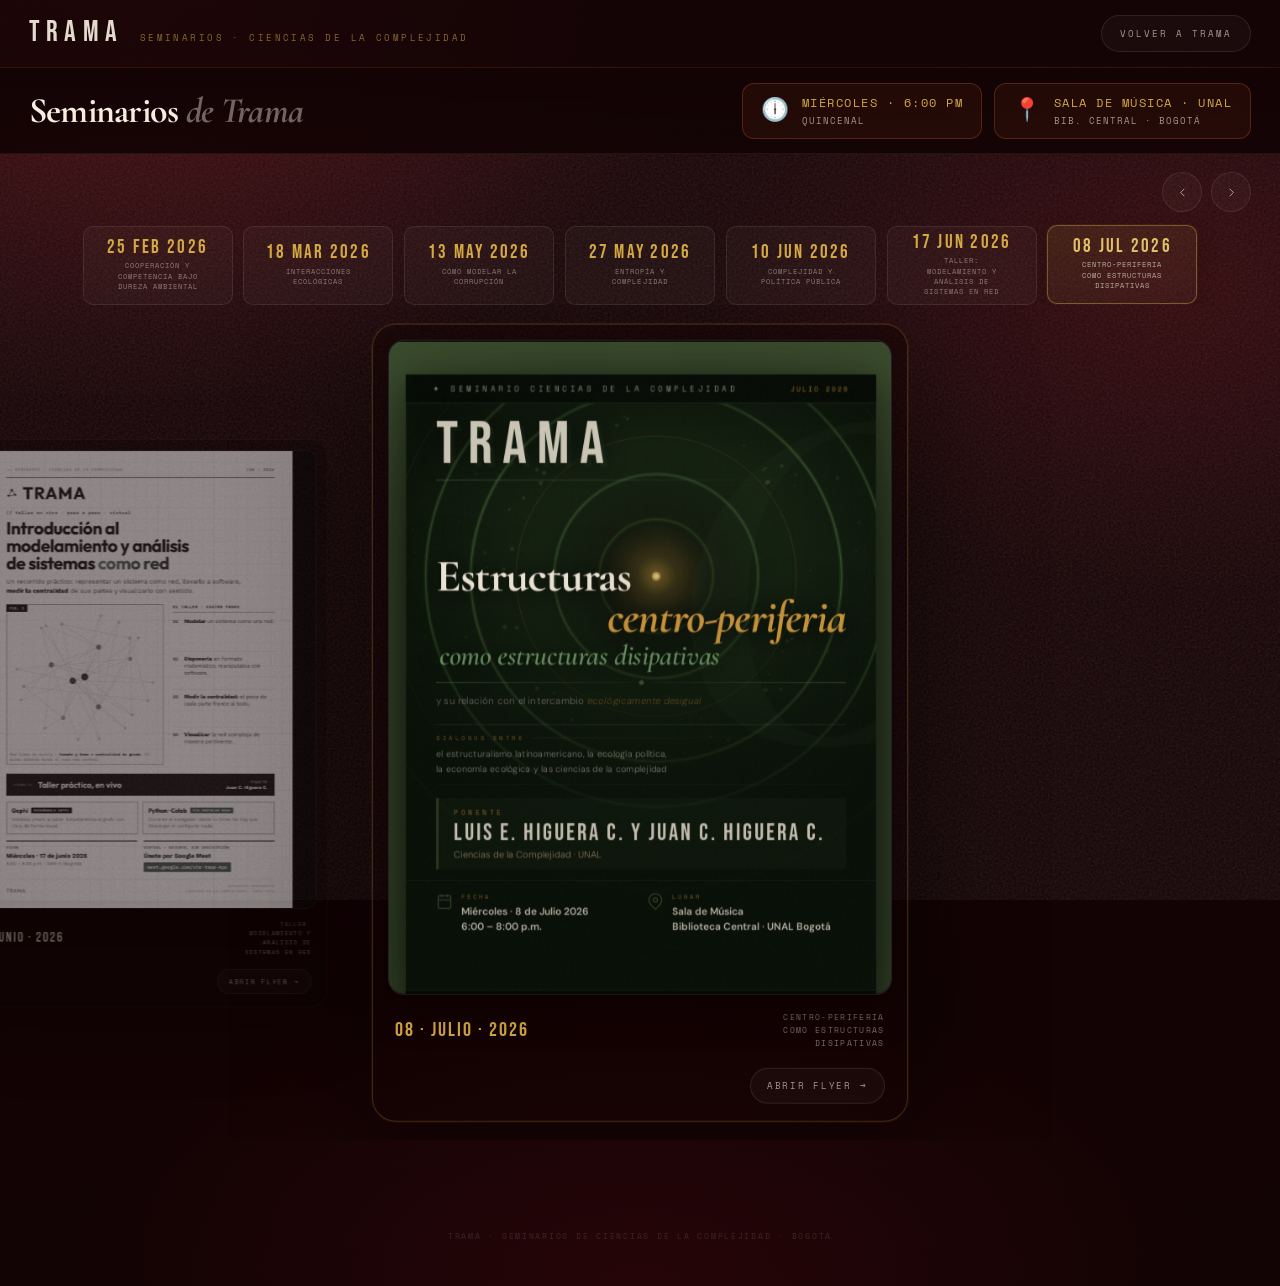
<file: seminario/index.html>
<!DOCTYPE html>
<html lang="es">
<head>
  <meta charset="UTF-8" />
  <meta name="viewport" content="width=device-width, initial-scale=1.0" />
  <title>TRAMA — Seminarios</title>
  <meta name="description" content="Seminarios de TRAMA sobre Ciencias de la Complejidad. Quincenales, miércoles 6pm, sala de música de la Biblioteca Central de la UNAL, Bogotá." />
  <link rel="preconnect" href="https://fonts.googleapis.com">
  <link rel="preconnect" href="https://fonts.gstatic.com" crossorigin>
  <link href="https://fonts.googleapis.com/css2?family=Bebas+Neue&family=Cormorant+Garamond:ital,wght@0,400;0,600;0,700;1,400;1,600&family=DM+Sans:wght@300;400;500;700&family=Space+Mono:wght@400;700&display=swap" rel="stylesheet">
  <style>
    * { box-sizing: border-box; margin: 0; padding: 0; }

    :root {
      --wine-deepest:  #120304;
      --wine-deep:     #1D0407;
      --wine-mid:      #2C0609;
      --wine-bright:   #5C1015;
      --wine-glow:     #8B1A1A;
      --terra:         #C8582A;
      --terra-lt:      #D4784A;
      --gold:          #D4A843;
      --gold-lt:       #E0C06A;
      --cream:         #F5EDE0;
      --cream-92:      rgba(245,237,224,0.92);
      --cream-80:      rgba(245,237,224,0.80);
      --cream-62:      rgba(245,237,224,0.62);
      --cream-38:      rgba(245,237,224,0.38);
      --cream-18:      rgba(245,237,224,0.18);
      --cream-08:      rgba(245,237,224,0.08);
      --shadow-deep:   0 34px 100px rgba(0, 0, 0, 0.38);
      --flyer-w:       600px;
      --flyer-h:       780px;
      --scale:         0.84;
    }

    html { font-size: 18px; scroll-behavior: smooth; }

    body {
      min-height: 100vh;
      font-family: 'DM Sans', sans-serif;
      color: var(--cream);
      background:
        radial-gradient(ellipse 85% 60% at 10% 0%, rgba(92,16,21,0.72) 0%, transparent 52%),
        radial-gradient(ellipse 72% 48% at 92% 22%, rgba(72,10,14,0.55) 0%, transparent 50%),
        radial-gradient(ellipse 82% 45% at 50% 100%, rgba(60,8,12,0.48) 0%, transparent 55%),
        linear-gradient(180deg, #180306 0%, #120304 100%);
      overflow-x: hidden;
      -webkit-font-smoothing: antialiased;
      text-rendering: optimizeLegibility;
    }

    .grain {
      position: fixed; inset: 0; pointer-events: none;
      opacity: 0.12; mix-blend-mode: screen; z-index: 2;
      background-image: url("data:image/svg+xml,%3Csvg viewBox='0 0 512 512' xmlns='http://www.w3.org/2000/svg'%3E%3Cfilter id='n'%3E%3CfeTurbulence type='fractalNoise' baseFrequency='0.78' numOctaves='4' stitchTiles='stitch'/%3E%3C/filter%3E%3Crect width='100%25' height='100%25' filter='url(%23n)' opacity='1'/%3E%3C/svg%3E");
      will-change: auto;
    }

    .page { position: relative; z-index: 10; min-height: 100vh; }

    /* ══════════════════════════════════════
       TOPBAR — marca + volver
    ══════════════════════════════════════ */
    .topbar {
      position: sticky; top: 0; z-index: 100;
      backdrop-filter: blur(22px); -webkit-backdrop-filter: blur(22px);
      background: rgba(18, 3, 4, 0.82);
      border-bottom: 1px solid rgba(200, 88, 42, 0.15);
    }

    .topbar__inner {
      max-width: 1480px; margin: 0 auto;
      padding: 0.85rem 1.6rem;
      display: flex; align-items: center; justify-content: space-between; gap: 1.2rem;
    }

    .brand { display: flex; align-items: baseline; gap: 0.9rem; min-width: max-content; }

    .brand__word {
      font-family: 'Bebas Neue', sans-serif;
      font-size: 1.6rem; letter-spacing: 0.22em;
      color: var(--cream-92); line-height: 1; text-decoration: none;
    }

    .brand__sub {
      font-family: 'Space Mono', monospace;
      font-size: 0.52rem; letter-spacing: 0.26em;
      text-transform: uppercase; color: rgba(212,168,67,0.60); white-space: nowrap;
    }

    .topbar__link {
      display: inline-flex; align-items: center; gap: 0.6rem;
      padding: 0.6rem 1rem; border-radius: 999px;
      border: 1px solid rgba(245,237,224,0.10);
      background: rgba(245,237,224,0.03);
      color: var(--cream-62);
      font-family: 'Space Mono', monospace;
      font-size: 0.50rem; letter-spacing: 0.22em; text-transform: uppercase;
      text-decoration: none;
      transition: transform 180ms ease, border-color 180ms ease, color 180ms ease, background 180ms ease;
    }

    .topbar__link:hover {
      transform: translateY(-1px);
      border-color: rgba(212,168,67,0.24); color: var(--cream);
      background: rgba(212,168,67,0.05);
    }

    /* ══════════════════════════════════════
       SESSION BAR
       Sticky debajo del topbar.
       Contiene: título "Seminarios de Trama"
       + dos badges de info (hora y lugar).
    ══════════════════════════════════════ */
    .session-bar {
      position: sticky; top: 57px; z-index: 90;
      padding: 0.8rem 1.6rem;
      background: linear-gradient(180deg, rgba(18,3,4,0.97) 0%, rgba(18,3,4,0.90) 100%);
      border-bottom: 1px solid rgba(245,237,224,0.07);
      backdrop-filter: blur(24px); -webkit-backdrop-filter: blur(24px);
    }

    .session-bar__inner {
      max-width: 1480px; margin: 0 auto;
      display: flex; align-items: center;
      justify-content: space-between; gap: 1.5rem;
      flex-wrap: wrap;
    }

    .session-bar__title {
      font-family: 'Cormorant Garamond', serif;
      font-size: clamp(1.5rem, 2.8vw, 2.1rem);
      font-weight: 700; line-height: 1;
      letter-spacing: -0.02em;
      color: var(--cream);
      white-space: nowrap;
    }

    .session-bar__title em {
      font-style: italic;
      color: rgba(245,237,224,0.42);
    }

    /* Contenedor de los dos badges */
    .info-badges {
      display: flex; gap: 0.65rem; flex-shrink: 0;
    }

    /* Cada badge */
    .info-badge {
      display: flex; align-items: center; gap: 0.7rem;
      padding: 0.6rem 1rem;
      border: 1px solid rgba(200, 88, 42, 0.32);
      background: rgba(200, 88, 42, 0.09);
      border-radius: 12px;
      transition: border-color 200ms ease, background 200ms ease;
    }

    .info-badge:hover {
      border-color: rgba(200, 88, 42, 0.52);
      background: rgba(200, 88, 42, 0.16);
    }

    .info-badge__icon {
      font-size: 1.25rem; line-height: 1; flex-shrink: 0;
    }

    .info-badge__text {
      display: flex; flex-direction: column; gap: 0.15rem;
    }

    .info-badge__main {
      font-family: 'Space Mono', monospace;
      font-size: 0.64rem; letter-spacing: 0.13em;
      text-transform: uppercase; color: var(--gold);
      white-space: nowrap;
    }

    .info-badge__sub {
      font-family: 'Space Mono', monospace;
      font-size: 0.48rem; letter-spacing: 0.12em;
      text-transform: uppercase; color: var(--cream-62);
      white-space: nowrap;
    }

    /* ══════════════════════════════════════
       CATALOG
    ══════════════════════════════════════ */
    .catalog { padding: 0 0 5rem; }

    .catalog__inner { position: relative; max-width: 100%; }

    /* Botones prev / next */
    .catalog__controls {
      max-width: 1480px; margin: 0 auto;
      padding: 1rem 1.6rem 0;
      display: flex; justify-content: flex-end; align-items: center; gap: 0.6rem;
    }

    .catalog__buttons { display: flex; gap: 0.5rem; }

    .catalog__button {
      appearance: none;
      border: 1px solid rgba(245,237,224,0.09);
      background: rgba(245,237,224,0.03);
      color: var(--cream-62); width: 40px; height: 40px;
      border-radius: 50%; cursor: pointer;
      transition: transform 180ms ease, border-color 180ms ease, color 180ms ease, background 180ms ease;
      display: grid; place-items: center;
    }

    .catalog__button:hover {
      transform: translateY(-1px);
      border-color: rgba(212,168,67,0.25);
      background: rgba(212,168,67,0.06); color: var(--cream);
    }

    /* ── CHIPS BAR — pegada justo arriba del carrusel ── */
    .chips-bar {
      max-width: 1480px; margin: 0 auto;
      /* padding-top pequeño; padding-bottom cero para que quede pegada al carrusel */
      padding: 0.75rem 1.6rem 0;
      display: flex; justify-content: center;
      gap: 0.6rem; overflow-x: auto;
      scrollbar-width: none;
    }

    .chips-bar::-webkit-scrollbar { display: none; }

    .timeline__item {
      min-width: 150px;
      border: 1px solid rgba(245,237,224,0.09);
      background: rgba(245,237,224,0.03);
      color: var(--cream-62);
      border-radius: 10px;
      padding: 0.42rem 1rem;
      cursor: pointer;
      transition: transform 200ms ease, border-color 200ms ease, color 200ms ease,
                  background 200ms ease, box-shadow 200ms ease;
      text-align: center; flex-shrink: 0;
    }

    .timeline__item:hover, .timeline__item:focus-visible {
      transform: translateY(-1px);
      border-color: rgba(212,168,67,0.28); color: var(--cream-92); outline: none;
    }

    .timeline__item.is-active {
      border-color: rgba(212,168,67,0.42); color: var(--cream);
      background: linear-gradient(160deg, rgba(212,168,67,0.12), rgba(245,237,224,0.03));
      box-shadow: 0 6px 20px rgba(0,0,0,0.22), 0 0 0 1px rgba(212,168,67,0.08);
      transform: translateY(-1px);
    }

    .timeline__date {
      display: block;
      font-family: 'Bebas Neue', sans-serif;
      font-size: 1.05rem; letter-spacing: 0.12em;
      color: var(--gold); line-height: 1; margin-bottom: 0.18rem;
    }

    .timeline__item.is-active .timeline__date { color: var(--gold-lt); }

    .timeline__title {
      display: block;
      font-family: 'Space Mono', monospace;
      font-size: 0.40rem; letter-spacing: 0.14em;
      text-transform: uppercase; line-height: 1.4;
      color: rgba(245,237,224,0.46); max-width: 22ch; margin: 0 auto;
    }

    .timeline__item.is-active .timeline__title { color: rgba(245,237,224,0.68); }

    /* ── MOBILE SCROLLER (default) ── */
    .catalog__scroller {
      max-width: 100%;
      display: grid; grid-auto-flow: column;
      grid-auto-columns: calc(var(--flyer-w) * var(--scale) + 32px);
      gap: 2rem;
      overflow-x: auto; overscroll-behavior-x: contain;
      scroll-snap-type: x mandatory;
      padding: 0.5rem 2rem 1.5rem;
      scrollbar-width: none;
    }

    .catalog__scroller::-webkit-scrollbar { display: none; }

    /* ── CARD ── */
    .seminar-card {
      scroll-snap-align: center;
      border: 1px solid rgba(245,237,224,0.07);
      background: rgba(18,3,4,0.45);
      box-shadow: var(--shadow-deep);
      border-radius: 24px; padding: 0.85rem;
      transition:
        transform 480ms cubic-bezier(0.4, 0, 0.2, 1),
        border-color 480ms ease,
        box-shadow 480ms ease,
        opacity 480ms ease,
        filter 480ms ease;
      display: flex; flex-direction: column; gap: 0.75rem;
      contain: layout style paint;
    }

    .seminar-card.is-active {
      transform: translateY(-6px);
      border-color: rgba(212,168,67,0.22);
      box-shadow: 0 44px 100px rgba(0,0,0,0.46), 0 0 0 1px rgba(212,168,67,0.07);
    }

    .seminar-card__preview {
      position: relative; border-radius: 16px; overflow: hidden;
      border: 1px solid rgba(245,237,224,0.10);
      background: #0d0708;
      width: calc(var(--flyer-w) * var(--scale));
      height: calc(var(--flyer-h) * var(--scale));
      box-shadow: 0 16px 40px rgba(0,0,0,0.32);
      order: 1;
    }

    .seminar-card__preview::after {
      content: ''; position: absolute; inset: 0; pointer-events: none;
      background: linear-gradient(180deg, transparent 60%, rgba(18,3,4,0.08) 100%);
    }

    .seminar-card__iframe {
      position: absolute; inset: 0;
      width: var(--flyer-w); height: var(--flyer-h);
      border: 0;
      transform: scale(var(--scale)); transform-origin: top left;
      background: #0d0708;
      opacity: 0;
      z-index: 3;           /* tapa al __static cuando se carga */
      transition: opacity 380ms ease;
    }

    .seminar-card__iframe.is-loaded { opacity: 1; }

    .seminar-card__img {
      position: absolute; inset: 0;
      width: 100%; height: 100%;
      object-fit: cover;
      border-radius: 0;
      display: block;
    }

    /* ── VISTA PREVIA (jpg) para flyers HTML cuando están inactivos ──
       Visible por debajo (z-index 2). El iframe (z-index 3) la tapa
       cuando se carga al centrarse. Usa 'contain' para mostrar el
       flyer completo aunque su proporción no sea 600×780; el grayscale
       lo aplica la tarjeta padre cuando está de lado. */
    .seminar-card__static {
      position: absolute; inset: 0;
      width: 100%; height: 100%;
      object-fit: contain;
      background: #0d0708;
      border-radius: 0;
      display: block;
      z-index: 2;
      pointer-events: none;
    }

    .seminar-card__meta {
      order: 2;
      padding: 0.1rem 0.4rem 0.2rem;
      display: flex; align-items: center; justify-content: space-between; gap: 1rem;
    }

    .seminar-card__date {
      font-family: 'Bebas Neue', sans-serif;
      font-size: 1.1rem; letter-spacing: 0.10em;
      color: var(--gold); line-height: 1;
    }

    .seminar-card__title {
      font-family: 'Space Mono', monospace;
      font-size: 0.46rem; letter-spacing: 0.16em; text-transform: uppercase;
      color: rgba(245,237,224,0.46); line-height: 1.6;
      text-align: right; max-width: 24ch;
    }

    .seminar-card__footer {
      order: 3;
      display: flex; justify-content: flex-end;
      padding: 0 0.4rem 0.1rem;
    }

    .seminar-card__link {
      display: inline-flex; align-items: center; gap: 0.5rem;
      padding: 0.6rem 0.9rem; border-radius: 999px;
      border: 1px solid rgba(245,237,224,0.10);
      background: rgba(245,237,224,0.03);
      color: var(--cream-62);
      font-family: 'Space Mono', monospace;
      font-size: 0.48rem; letter-spacing: 0.20em; text-transform: uppercase;
      text-decoration: none;
      transition: transform 180ms ease, border-color 180ms ease, background 180ms ease, color 180ms ease;
    }

    .seminar-card__link:hover {
      transform: translateY(-1px);
      border-color: rgba(212,168,67,0.26);
      background: rgba(212,168,67,0.06); color: var(--cream);
    }

    /* ── FOOTER NOTE ── */
    .footer-note {
      max-width: 1480px; margin: 0 auto; padding: 0 1.6rem 2.4rem;
      font-family: 'Space Mono', monospace; font-size: 0.44rem;
      letter-spacing: 0.22em; text-transform: uppercase;
      color: rgba(245,237,224,0.14); text-align: center;
    }

    /* ════════════════════════════════════════
       DESKTOP FOCAL CAROUSEL  (≥ 760 px)
    ════════════════════════════════════════ */
    @media (min-width: 760px) {

      .catalog__scroller {
        display: block; position: relative; overflow: hidden;
        height: calc(var(--flyer-h) * var(--scale) + 180px);
        padding: 0;
        scroll-snap-type: none;
        grid-auto-flow: unset; grid-auto-columns: unset; gap: unset;
      }

      .seminar-card {
        position: absolute; left: 50%; top: 50%;
        width: calc(var(--flyer-w) * var(--scale) + 32px);
        transform: translateX(-50%) translateY(-50%) scale(0.55);
        opacity: 0; pointer-events: none; filter: grayscale(1);
        z-index: 1; scroll-snap-align: none;
      }

      .seminar-card.is-active {
        transform: translateX(-50%) translateY(-50%) scale(1);
        border-color: rgba(212,168,67,0.22);
        box-shadow: 0 44px 120px rgba(0,0,0,0.52), 0 0 0 1px rgba(212,168,67,0.09);
      }

      .seminar-card.pos-center {
        transform: translateX(-50%) translateY(-50%) scale(1);
        opacity: 1; filter: none; pointer-events: auto; z-index: 3;
        will-change: transform, opacity;
      }

      .seminar-card.pos-left {
        transform: translateX(calc(-50% - 500px)) translateY(-50%) scale(0.70);
        opacity: 0.55; filter: grayscale(0.85);
        pointer-events: auto; cursor: pointer; z-index: 2;
        will-change: transform, opacity;
      }

      .seminar-card.pos-right {
        transform: translateX(calc(-50% + 500px)) translateY(-50%) scale(0.70);
        opacity: 0.55; filter: grayscale(0.85);
        pointer-events: auto; cursor: pointer; z-index: 2;
        will-change: transform, opacity;
      }

      .seminar-card.pos-left:hover,
      .seminar-card.pos-right:hover { opacity: 0.72; filter: grayscale(0.4); }

      .seminar-card.pos-left .seminar-card__iframe,
      .seminar-card.pos-right .seminar-card__iframe,
      .seminar-card.pos-left .seminar-card__img,
      .seminar-card.pos-right .seminar-card__img,
      .seminar-card.pos-left .seminar-card__link,
      .seminar-card.pos-right .seminar-card__link { pointer-events: none; }

      .seminar-card.pos-left::before,
      .seminar-card.pos-right::before {
        content: ''; position: absolute; inset: 0;
        border-radius: 24px; z-index: 10; cursor: pointer;
      }

      .chips-bar { justify-content: center; }
    }

    /* ── Mid-range desktop (760 – 1120 px) ── */
    @media (min-width: 760px) and (max-width: 1120px) {
      :root { --scale: 0.70; }

      .seminar-card.pos-left  { transform: translateX(calc(-50% - 400px)) translateY(-50%) scale(0.68); }
      .seminar-card.pos-right { transform: translateX(calc(-50% + 400px)) translateY(-50%) scale(0.68); }
      .catalog__scroller      { height: calc(var(--flyer-h) * var(--scale) + 160px); }
    }

    /* ── MOBILE (≤ 760 px) ── */
    @media (max-width: 760px) {
      :root { --scale: 0.46; }
      html { font-size: 16px; }

      .topbar__inner, .catalog__controls,
      .chips-bar, .catalog__scroller,
      .footer-note { padding-left: 1rem; padding-right: 1rem; }

      .topbar__inner { padding-top: 0.75rem; padding-bottom: 0.75rem; }
      .topbar__link  { display: none; }
      .brand         { gap: 0.5rem; }
      .brand__sub    { display: none; }

      .session-bar { top: 52px; padding: 0.6rem 1rem; }
      .session-bar__inner { gap: 0.7rem; }
      .session-bar__title { font-size: clamp(1.15rem, 5vw, 1.5rem); }

      .info-badges { gap: 0.45rem; }
      .info-badge  { padding: 0.5rem 0.7rem; gap: 0.45rem; }
      .info-badge__icon { font-size: 1rem; }
      .info-badge__main { font-size: 0.56rem; }
      .info-badge__sub  { font-size: 0.40rem; }

      .chips-bar { justify-content: flex-start; padding-top: 0.6rem; }
      .timeline__item { min-width: 130px; }
    }

    /* Pantallas muy pequeñas: badges se apilan */
    @media (max-width: 480px) {
      .session-bar__inner { flex-direction: column; align-items: flex-start; }
      .info-badges { width: 100%; }
      .info-badge  { flex: 1; }
    }
  </style>
</head>
<body>
  <div class="grain" aria-hidden="true"></div>

  <div class="page">

    <!-- Barra superior: marca y link de vuelta -->
    <header class="topbar">
      <div class="topbar__inner">
        <div class="brand">
          <a href="../index.html" class="brand__word">TRAMA</a>
          <div class="brand__sub">Seminarios · Ciencias de la Complejidad</div>
        </div>
        <a href="../index.html" class="topbar__link">Volver a TRAMA</a>
      </div>
    </header>

    <!-- Barra sticky: título de la sección + dos badges de info -->
    <div class="session-bar">
      <div class="session-bar__inner">
        <h1 class="session-bar__title">Seminarios <em>de Trama</em></h1>
        <div class="info-badges" aria-label="Información del seminario">
          <div class="info-badge">
            <span class="info-badge__icon" aria-hidden="true">🕕</span>
            <div class="info-badge__text">
              <span class="info-badge__main">Miércoles · 6:00 PM</span>
              <span class="info-badge__sub">Quincenal</span>
            </div>
          </div>
          <div class="info-badge">
            <span class="info-badge__icon" aria-hidden="true">📍</span>
            <div class="info-badge__text">
              <span class="info-badge__main">Sala de música · UNAL</span>
              <span class="info-badge__sub">Bib. Central · Bogotá</span>
            </div>
          </div>
        </div>
      </div>
    </div>

    <!-- Catálogo -->
    <main class="catalog">
      <div class="catalog__inner">

        <!-- Botones prev / next -->
        <div class="catalog__controls">
          <div class="catalog__buttons">
            <button class="catalog__button" id="prevBtn" aria-label="Flyer anterior">
              <svg width="15" height="15" viewBox="0 0 24 24" fill="none" stroke="currentColor" stroke-width="1.6"><path d="M15 18l-6-6 6-6"/></svg>
            </button>
            <button class="catalog__button" id="nextBtn" aria-label="Siguiente flyer">
              <svg width="15" height="15" viewBox="0 0 24 24" fill="none" stroke="currentColor" stroke-width="1.6"><path d="M9 18l6-6-6-6"/></svg>
            </button>
          </div>
        </div>

        <!-- Chips de fecha: justo arriba del carrusel -->
        <nav class="chips-bar" id="timeline" aria-label="Fechas del seminario"></nav>

        <!-- Carrusel de flyers -->
        <section class="catalog__scroller" id="catalogScroller" aria-label="Seminarios de Trama"></section>

      </div>
    </main>

    <div class="footer-note">TRAMA · Seminarios de Ciencias de la Complejidad · Bogotá</div>
  </div>

  <script>
    const seminars = [
      {
        file: '2026-02-25 cooperación y competencia bajo dureza ambiental.jpeg',
        title: 'Cooperación y competencia bajo dureza ambiental',
        isoDate: '2026-02-25',
        type: 'image'
      },
      {
        file: '2026-03-18 interacciones ecologicas.jpeg',
        title: 'Interacciones ecológicas',
        isoDate: '2026-03-18',
        type: 'image'
      },
      {
        file: '2026-05-13 cómo modelar la corrupción.jpeg',
        title: 'Cómo modelar la corrupción',
        isoDate: '2026-05-13',
        type: 'image'
      },
      {
        file: '2026-05-27_Entropia_y_complejidad.html',
        preview: '2026-05-27_Entropia_y_complejidad.jpg',
        title: 'Entropía y complejidad',
        isoDate: '2026-05-27'
      },
      {
        file: '2026-06-10-complejidad-politica-publica.html',
        preview: '2026-06-10-complejidad-politica-publica.jpg',
        title: 'Complejidad y política pública',
        isoDate: '2026-06-10'
      },
      {
        file: '2026-06-17-taller-modelamiento-analisis-sistemas-red.html',
        preview: '2026-06-17-taller-modelamiento-analisis-sistemas-red.jpg',
        title: 'Taller: modelamiento y análisis de sistemas en red',
        isoDate: '2026-06-17'
      },
      {
        file: '2026-07-08 Centro-periferia como estructuras disipativas.html',
        preview: '2026-07-08 Centro-periferia como estructuras disipativas.jpg',
        title: 'Centro-periferia como estructuras disipativas',
        isoDate: '2026-07-08'
      }
    ].sort((a, b) => new Date(a.isoDate) - new Date(b.isoDate));

    const months = ['enero','febrero','marzo','abril','mayo','junio','julio','agosto','septiembre','octubre','noviembre','diciembre'];

    const fmtLong = (iso) => {
      const [y, m, d] = iso.split('-').map(Number);
      return `${String(d).padStart(2, '0')} · ${months[m - 1]} · ${y}`;
    };

    const fmtShort = (iso) => {
      const [y, m, d] = iso.split('-').map(Number);
      return `${String(d).padStart(2, '0')} ${months[m - 1].slice(0, 3)} ${y}`;
    };

    const timeline = document.getElementById('timeline');
    const scroller  = document.getElementById('catalogScroller');
    const prevBtn   = document.getElementById('prevBtn');
    const nextBtn   = document.getElementById('nextBtn');

    // ── Build DOM ──────────────────────────────────────────────
    seminars.forEach((item, index) => {
      const chip = document.createElement('button');
      chip.className = 'timeline__item';
      chip.type = 'button';
      chip.dataset.index = index;
      chip.innerHTML = `
        <span class="timeline__date">${fmtShort(item.isoDate)}</span>
        <span class="timeline__title">${item.title}</span>
      `;
      timeline.appendChild(chip);

      const card = document.createElement('article');
      card.className = 'seminar-card';
      card.dataset.index = index;
      const previewInner = item.type === 'image'
        ? `<img
            class="seminar-card__img"
            src="${item.file}"
            alt="Flyer: ${item.title}"
          />`
        : `<img
            class="seminar-card__static"
            src="${item.preview}"
            alt="Vista previa: ${item.title}"
            onerror="this.style.display='none';"
          />
          <iframe
            class="seminar-card__iframe"
            src="about:blank"
            data-src="${item.file}"
            title="Flyer: ${item.title}"
            referrerpolicy="no-referrer"
          ></iframe>`;

      card.innerHTML = `
        <div class="seminar-card__preview">
          ${previewInner}
        </div>
        <div class="seminar-card__meta">
          <div class="seminar-card__date">${fmtLong(item.isoDate)}</div>
          <div class="seminar-card__title">${item.title}</div>
        </div>
        <div class="seminar-card__footer">
          <a class="seminar-card__link" href="${item.file}">Abrir flyer →</a>
        </div>
      `;
      scroller.appendChild(card);
    });

    const cards = [...document.querySelectorAll('.seminar-card')];
    const chips = [...document.querySelectorAll('.timeline__item')];

    // ── Find next upcoming seminar ──────────────────────────────
    const todayMs = (() => {
      const d = new Date(); d.setHours(0, 0, 0, 0); return d.getTime();
    })();

    let activeIndex = seminars.findIndex(s => new Date(s.isoDate + 'T00:00:00').getTime() >= todayMs);
    if (activeIndex === -1) activeIndex = seminars.length - 1;

    // ── Iframe management ──────────────────────────────────────
    function activateIframe(card) {
      const iframe = card.querySelector('.seminar-card__iframe');
      if (!iframe) return;
      const realSrc = iframe.dataset.src;
      if (!realSrc || iframe.src.endsWith(realSrc)) return;
      iframe.classList.remove('is-loaded');
      iframe.src = realSrc;
      iframe.onload = () => { iframe.classList.add('is-loaded'); iframe.onload = null; };
    }

    function deactivateIframe(card) {
      const iframe = card.querySelector('.seminar-card__iframe');
      if (!iframe || iframe.src.endsWith('about:blank')) return;
      iframe.classList.remove('is-loaded');
      iframe.src = 'about:blank';
    }

    // Solo el flyer centrado carga su iframe (HTML dinámico); los demás
    // muestran su vista previa .jpg (en gris cuando están de lado).
    function syncIframes() {
      cards.forEach((card, i) => {
        if (i === activeIndex) activateIframe(card);
        else deactivateIframe(card);
      });
    }

    // ── Helpers ────────────────────────────────────────────────
    const isDesktop = () => window.innerWidth >= 760;

    function updatePositions() {
      cards.forEach((card, i) => {
        card.classList.remove('pos-center', 'pos-left', 'pos-right', 'is-active');
        if (isDesktop()) {
          const offset = i - activeIndex;
          if (offset === 0)       card.classList.add('pos-center', 'is-active');
          else if (offset === -1) card.classList.add('pos-left');
          else if (offset === 1)  card.classList.add('pos-right');
        } else {
          card.classList.toggle('is-active', i === activeIndex);
        }
      });

      chips.forEach((chip, i) => chip.classList.toggle('is-active', i === activeIndex));

      syncIframes();

      const activeChip = chips[activeIndex];
      if (activeChip) {
        const desired = activeChip.offsetLeft - (timeline.clientWidth / 2) + (activeChip.offsetWidth / 2);
        timeline.scrollTo({ left: desired, behavior: 'smooth' });
      }
    }

    function goToIndex(index) {
      const bounded = Math.max(0, Math.min(index, cards.length - 1));
      activeIndex = bounded;
      if (!isDesktop())
        cards[bounded].scrollIntoView({ behavior: 'smooth', inline: 'center', block: 'nearest' });
      updatePositions();
    }

    // ── Event listeners ────────────────────────────────────────
    cards.forEach((card, i) => {
      card.addEventListener('click', () => { if (isDesktop() && i !== activeIndex) goToIndex(i); });
    });

    chips.forEach((chip, i) => chip.addEventListener('click', () => goToIndex(i)));
    prevBtn.addEventListener('click', () => goToIndex(activeIndex - 1));
    nextBtn.addEventListener('click', () => goToIndex(activeIndex + 1));

    window.addEventListener('keydown', (e) => {
      if (e.key === 'ArrowRight') goToIndex(activeIndex + 1);
      if (e.key === 'ArrowLeft')  goToIndex(activeIndex - 1);
    });

    if (!isDesktop()) {
      const observer = new IntersectionObserver((entries) => {
        entries.forEach(entry => {
          if (entry.isIntersecting && entry.intersectionRatio >= 0.6) {
            const i = Number(entry.target.dataset.index);
            if (i !== activeIndex) { activeIndex = i; updatePositions(); }
          }
        });
      }, { root: scroller, threshold: 0.6 });
      cards.forEach(card => observer.observe(card));
    }

    let resizeTimer;
    window.addEventListener('resize', () => {
      clearTimeout(resizeTimer);
      resizeTimer = setTimeout(() => {
        updatePositions();
        if (!isDesktop())
          cards[activeIndex]?.scrollIntoView({ behavior: 'instant', inline: 'center', block: 'nearest' });
      }, 120);
    });

    updatePositions();
    window.addEventListener('load', () => {
      requestAnimationFrame(() => {
        updatePositions();
        if (!isDesktop())
          cards[activeIndex]?.scrollIntoView({ behavior: 'instant', inline: 'center', block: 'nearest' });
      });
    });
  </script>
</body>
</html>
</file>
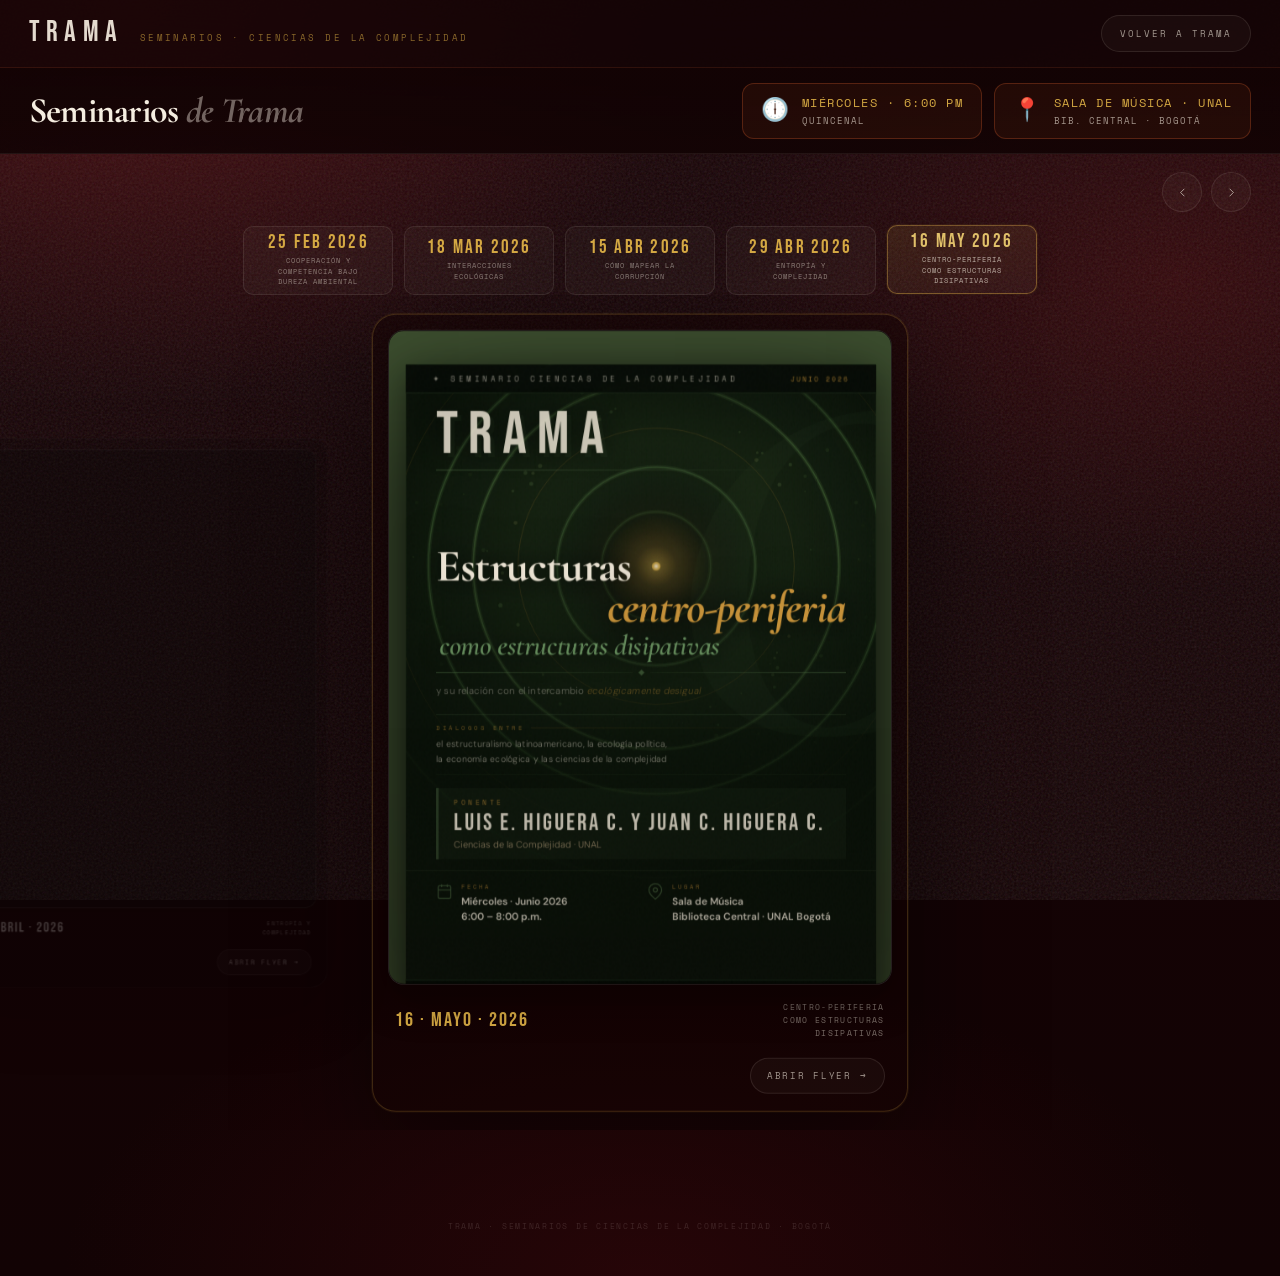
<file: seminario/ central_seminarios.html>
<!DOCTYPE html>
<html lang="es">
<head>
  <meta charset="UTF-8" />
  <meta name="viewport" content="width=device-width, initial-scale=1.0" />
  <title>TRAMA — Seminarios</title>
  <meta name="description" content="Seminarios de TRAMA sobre Ciencias de la Complejidad. Quincenales, miércoles 6pm, sala de música de la Biblioteca Central de la UNAL, Bogotá." />
  <link rel="preconnect" href="https://fonts.googleapis.com">
  <link rel="preconnect" href="https://fonts.gstatic.com" crossorigin>
  <link href="https://fonts.googleapis.com/css2?family=Bebas+Neue&family=Cormorant+Garamond:ital,wght@0,400;0,600;0,700;1,400;1,600&family=DM+Sans:wght@300;400;500;700&family=Space+Mono:wght@400;700&display=swap" rel="stylesheet">
  <style>
    * { box-sizing: border-box; margin: 0; padding: 0; }

    :root {
      --wine-deepest:  #120304;
      --wine-deep:     #1D0407;
      --wine-mid:      #2C0609;
      --wine-bright:   #5C1015;
      --wine-glow:     #8B1A1A;
      --terra:         #C8582A;
      --terra-lt:      #D4784A;
      --gold:          #D4A843;
      --gold-lt:       #E0C06A;
      --cream:         #F5EDE0;
      --cream-92:      rgba(245,237,224,0.92);
      --cream-80:      rgba(245,237,224,0.80);
      --cream-62:      rgba(245,237,224,0.62);
      --cream-38:      rgba(245,237,224,0.38);
      --cream-18:      rgba(245,237,224,0.18);
      --cream-08:      rgba(245,237,224,0.08);
      --shadow-deep:   0 34px 100px rgba(0, 0, 0, 0.38);
      --flyer-w:       600px;
      --flyer-h:       780px;
      --scale:         0.84;
    }

    html { font-size: 18px; scroll-behavior: smooth; }

    body {
      min-height: 100vh;
      font-family: 'DM Sans', sans-serif;
      color: var(--cream);
      background:
        radial-gradient(ellipse 85% 60% at 10% 0%, rgba(92,16,21,0.72) 0%, transparent 52%),
        radial-gradient(ellipse 72% 48% at 92% 22%, rgba(72,10,14,0.55) 0%, transparent 50%),
        radial-gradient(ellipse 82% 45% at 50% 100%, rgba(60,8,12,0.48) 0%, transparent 55%),
        linear-gradient(180deg, #180306 0%, #120304 100%);
      overflow-x: hidden;
      -webkit-font-smoothing: antialiased;
      text-rendering: optimizeLegibility;
    }

    .grain {
      position: fixed; inset: 0; pointer-events: none;
      opacity: 0.12; mix-blend-mode: screen; z-index: 2;
      background-image: url("data:image/svg+xml,%3Csvg viewBox='0 0 512 512' xmlns='http://www.w3.org/2000/svg'%3E%3Cfilter id='n'%3E%3CfeTurbulence type='fractalNoise' baseFrequency='0.78' numOctaves='4' stitchTiles='stitch'/%3E%3C/filter%3E%3Crect width='100%25' height='100%25' filter='url(%23n)' opacity='1'/%3E%3C/svg%3E");
      will-change: auto;
    }

    .page { position: relative; z-index: 10; min-height: 100vh; }

    /* ══════════════════════════════════════
       TOPBAR — marca + volver
    ══════════════════════════════════════ */
    .topbar {
      position: sticky; top: 0; z-index: 100;
      backdrop-filter: blur(22px); -webkit-backdrop-filter: blur(22px);
      background: rgba(18, 3, 4, 0.82);
      border-bottom: 1px solid rgba(200, 88, 42, 0.15);
    }

    .topbar__inner {
      max-width: 1480px; margin: 0 auto;
      padding: 0.85rem 1.6rem;
      display: flex; align-items: center; justify-content: space-between; gap: 1.2rem;
    }

    .brand { display: flex; align-items: baseline; gap: 0.9rem; min-width: max-content; }

    .brand__word {
      font-family: 'Bebas Neue', sans-serif;
      font-size: 1.6rem; letter-spacing: 0.22em;
      color: var(--cream-92); line-height: 1; text-decoration: none;
    }

    .brand__sub {
      font-family: 'Space Mono', monospace;
      font-size: 0.52rem; letter-spacing: 0.26em;
      text-transform: uppercase; color: rgba(212,168,67,0.60); white-space: nowrap;
    }

    .topbar__link {
      display: inline-flex; align-items: center; gap: 0.6rem;
      padding: 0.6rem 1rem; border-radius: 999px;
      border: 1px solid rgba(245,237,224,0.10);
      background: rgba(245,237,224,0.03);
      color: var(--cream-62);
      font-family: 'Space Mono', monospace;
      font-size: 0.50rem; letter-spacing: 0.22em; text-transform: uppercase;
      text-decoration: none;
      transition: transform 180ms ease, border-color 180ms ease, color 180ms ease, background 180ms ease;
    }

    .topbar__link:hover {
      transform: translateY(-1px);
      border-color: rgba(212,168,67,0.24); color: var(--cream);
      background: rgba(212,168,67,0.05);
    }

    /* ══════════════════════════════════════
       SESSION BAR
       Sticky debajo del topbar.
       Contiene: título "Seminarios de Trama"
       + dos badges de info (hora y lugar).
    ══════════════════════════════════════ */
    .session-bar {
      position: sticky; top: 57px; z-index: 90;
      padding: 0.8rem 1.6rem;
      background: linear-gradient(180deg, rgba(18,3,4,0.97) 0%, rgba(18,3,4,0.90) 100%);
      border-bottom: 1px solid rgba(245,237,224,0.07);
      backdrop-filter: blur(24px); -webkit-backdrop-filter: blur(24px);
    }

    .session-bar__inner {
      max-width: 1480px; margin: 0 auto;
      display: flex; align-items: center;
      justify-content: space-between; gap: 1.5rem;
      flex-wrap: wrap;
    }

    .session-bar__title {
      font-family: 'Cormorant Garamond', serif;
      font-size: clamp(1.5rem, 2.8vw, 2.1rem);
      font-weight: 700; line-height: 1;
      letter-spacing: -0.02em;
      color: var(--cream);
      white-space: nowrap;
    }

    .session-bar__title em {
      font-style: italic;
      color: rgba(245,237,224,0.42);
    }

    /* Contenedor de los dos badges */
    .info-badges {
      display: flex; gap: 0.65rem; flex-shrink: 0;
    }

    /* Cada badge */
    .info-badge {
      display: flex; align-items: center; gap: 0.7rem;
      padding: 0.6rem 1rem;
      border: 1px solid rgba(200, 88, 42, 0.32);
      background: rgba(200, 88, 42, 0.09);
      border-radius: 12px;
      transition: border-color 200ms ease, background 200ms ease;
    }

    .info-badge:hover {
      border-color: rgba(200, 88, 42, 0.52);
      background: rgba(200, 88, 42, 0.16);
    }

    .info-badge__icon {
      font-size: 1.25rem; line-height: 1; flex-shrink: 0;
    }

    .info-badge__text {
      display: flex; flex-direction: column; gap: 0.15rem;
    }

    .info-badge__main {
      font-family: 'Space Mono', monospace;
      font-size: 0.64rem; letter-spacing: 0.13em;
      text-transform: uppercase; color: var(--gold);
      white-space: nowrap;
    }

    .info-badge__sub {
      font-family: 'Space Mono', monospace;
      font-size: 0.48rem; letter-spacing: 0.12em;
      text-transform: uppercase; color: var(--cream-62);
      white-space: nowrap;
    }

    /* ══════════════════════════════════════
       CATALOG
    ══════════════════════════════════════ */
    .catalog { padding: 0 0 5rem; }

    .catalog__inner { position: relative; max-width: 100%; }

    /* Botones prev / next */
    .catalog__controls {
      max-width: 1480px; margin: 0 auto;
      padding: 1rem 1.6rem 0;
      display: flex; justify-content: flex-end; align-items: center; gap: 0.6rem;
    }

    .catalog__buttons { display: flex; gap: 0.5rem; }

    .catalog__button {
      appearance: none;
      border: 1px solid rgba(245,237,224,0.09);
      background: rgba(245,237,224,0.03);
      color: var(--cream-62); width: 40px; height: 40px;
      border-radius: 50%; cursor: pointer;
      transition: transform 180ms ease, border-color 180ms ease, color 180ms ease, background 180ms ease;
      display: grid; place-items: center;
    }

    .catalog__button:hover {
      transform: translateY(-1px);
      border-color: rgba(212,168,67,0.25);
      background: rgba(212,168,67,0.06); color: var(--cream);
    }

    /* ── CHIPS BAR — pegada justo arriba del carrusel ── */
    .chips-bar {
      max-width: 1480px; margin: 0 auto;
      /* padding-top pequeño; padding-bottom cero para que quede pegada al carrusel */
      padding: 0.75rem 1.6rem 0;
      display: flex; justify-content: center;
      gap: 0.6rem; overflow-x: auto;
      scrollbar-width: none;
    }

    .chips-bar::-webkit-scrollbar { display: none; }

    .timeline__item {
      min-width: 150px;
      border: 1px solid rgba(245,237,224,0.09);
      background: rgba(245,237,224,0.03);
      color: var(--cream-62);
      border-radius: 10px;
      padding: 0.42rem 1rem;
      cursor: pointer;
      transition: transform 200ms ease, border-color 200ms ease, color 200ms ease,
                  background 200ms ease, box-shadow 200ms ease;
      text-align: center; flex-shrink: 0;
    }

    .timeline__item:hover, .timeline__item:focus-visible {
      transform: translateY(-1px);
      border-color: rgba(212,168,67,0.28); color: var(--cream-92); outline: none;
    }

    .timeline__item.is-active {
      border-color: rgba(212,168,67,0.42); color: var(--cream);
      background: linear-gradient(160deg, rgba(212,168,67,0.12), rgba(245,237,224,0.03));
      box-shadow: 0 6px 20px rgba(0,0,0,0.22), 0 0 0 1px rgba(212,168,67,0.08);
      transform: translateY(-1px);
    }

    .timeline__date {
      display: block;
      font-family: 'Bebas Neue', sans-serif;
      font-size: 1.05rem; letter-spacing: 0.12em;
      color: var(--gold); line-height: 1; margin-bottom: 0.18rem;
    }

    .timeline__item.is-active .timeline__date { color: var(--gold-lt); }

    .timeline__title {
      display: block;
      font-family: 'Space Mono', monospace;
      font-size: 0.40rem; letter-spacing: 0.14em;
      text-transform: uppercase; line-height: 1.4;
      color: rgba(245,237,224,0.46); max-width: 22ch; margin: 0 auto;
    }

    .timeline__item.is-active .timeline__title { color: rgba(245,237,224,0.68); }

    /* ── MOBILE SCROLLER (default) ── */
    .catalog__scroller {
      max-width: 100%;
      display: grid; grid-auto-flow: column;
      grid-auto-columns: calc(var(--flyer-w) * var(--scale) + 32px);
      gap: 2rem;
      overflow-x: auto; overscroll-behavior-x: contain;
      scroll-snap-type: x mandatory;
      padding: 0.5rem 2rem 1.5rem;
      scrollbar-width: none;
    }

    .catalog__scroller::-webkit-scrollbar { display: none; }

    /* ── CARD ── */
    .seminar-card {
      scroll-snap-align: center;
      border: 1px solid rgba(245,237,224,0.07);
      background: rgba(18,3,4,0.45);
      box-shadow: var(--shadow-deep);
      border-radius: 24px; padding: 0.85rem;
      transition:
        transform 480ms cubic-bezier(0.4, 0, 0.2, 1),
        border-color 480ms ease,
        box-shadow 480ms ease,
        opacity 480ms ease,
        filter 480ms ease;
      display: flex; flex-direction: column; gap: 0.75rem;
      contain: layout style paint;
    }

    .seminar-card.is-active {
      transform: translateY(-6px);
      border-color: rgba(212,168,67,0.22);
      box-shadow: 0 44px 100px rgba(0,0,0,0.46), 0 0 0 1px rgba(212,168,67,0.07);
    }

    .seminar-card__preview {
      position: relative; border-radius: 16px; overflow: hidden;
      border: 1px solid rgba(245,237,224,0.10);
      background: #0d0708;
      width: calc(var(--flyer-w) * var(--scale));
      height: calc(var(--flyer-h) * var(--scale));
      box-shadow: 0 16px 40px rgba(0,0,0,0.32);
      order: 1;
    }

    .seminar-card__preview::after {
      content: ''; position: absolute; inset: 0; pointer-events: none;
      background: linear-gradient(180deg, transparent 60%, rgba(18,3,4,0.08) 100%);
    }

    .seminar-card__iframe {
      position: absolute; inset: 0;
      width: var(--flyer-w); height: var(--flyer-h);
      border: 0;
      transform: scale(var(--scale)); transform-origin: top left;
      background: #0d0708;
      opacity: 0;
      transition: opacity 380ms ease;
    }

    .seminar-card__iframe.is-loaded { opacity: 1; }

    .seminar-card__img {
      position: absolute; inset: 0;
      width: 100%; height: 100%;
      object-fit: cover;
      border-radius: 0;
      display: block;
    }

    .seminar-card__meta {
      order: 2;
      padding: 0.1rem 0.4rem 0.2rem;
      display: flex; align-items: center; justify-content: space-between; gap: 1rem;
    }

    .seminar-card__date {
      font-family: 'Bebas Neue', sans-serif;
      font-size: 1.1rem; letter-spacing: 0.10em;
      color: var(--gold); line-height: 1;
    }

    .seminar-card__title {
      font-family: 'Space Mono', monospace;
      font-size: 0.46rem; letter-spacing: 0.16em; text-transform: uppercase;
      color: rgba(245,237,224,0.46); line-height: 1.6;
      text-align: right; max-width: 24ch;
    }

    .seminar-card__footer {
      order: 3;
      display: flex; justify-content: flex-end;
      padding: 0 0.4rem 0.1rem;
    }

    .seminar-card__link {
      display: inline-flex; align-items: center; gap: 0.5rem;
      padding: 0.6rem 0.9rem; border-radius: 999px;
      border: 1px solid rgba(245,237,224,0.10);
      background: rgba(245,237,224,0.03);
      color: var(--cream-62);
      font-family: 'Space Mono', monospace;
      font-size: 0.48rem; letter-spacing: 0.20em; text-transform: uppercase;
      text-decoration: none;
      transition: transform 180ms ease, border-color 180ms ease, background 180ms ease, color 180ms ease;
    }

    .seminar-card__link:hover {
      transform: translateY(-1px);
      border-color: rgba(212,168,67,0.26);
      background: rgba(212,168,67,0.06); color: var(--cream);
    }

    /* ── FOOTER NOTE ── */
    .footer-note {
      max-width: 1480px; margin: 0 auto; padding: 0 1.6rem 2.4rem;
      font-family: 'Space Mono', monospace; font-size: 0.44rem;
      letter-spacing: 0.22em; text-transform: uppercase;
      color: rgba(245,237,224,0.14); text-align: center;
    }

    /* ════════════════════════════════════════
       DESKTOP FOCAL CAROUSEL  (≥ 760 px)
    ════════════════════════════════════════ */
    @media (min-width: 760px) {

      .catalog__scroller {
        display: block; position: relative; overflow: hidden;
        height: calc(var(--flyer-h) * var(--scale) + 180px);
        padding: 0;
        scroll-snap-type: none;
        grid-auto-flow: unset; grid-auto-columns: unset; gap: unset;
      }

      .seminar-card {
        position: absolute; left: 50%; top: 50%;
        width: calc(var(--flyer-w) * var(--scale) + 32px);
        transform: translateX(-50%) translateY(-50%) scale(0.55);
        opacity: 0; pointer-events: none; filter: grayscale(1);
        z-index: 1; scroll-snap-align: none;
      }

      .seminar-card.is-active {
        transform: translateX(-50%) translateY(-50%) scale(1);
        border-color: rgba(212,168,67,0.22);
        box-shadow: 0 44px 120px rgba(0,0,0,0.52), 0 0 0 1px rgba(212,168,67,0.09);
      }

      .seminar-card.pos-center {
        transform: translateX(-50%) translateY(-50%) scale(1);
        opacity: 1; filter: none; pointer-events: auto; z-index: 3;
        will-change: transform, opacity;
      }

      .seminar-card.pos-left {
        transform: translateX(calc(-50% - 500px)) translateY(-50%) scale(0.70);
        opacity: 0.36; filter: grayscale(1);
        pointer-events: auto; cursor: pointer; z-index: 2;
        will-change: transform, opacity;
      }

      .seminar-card.pos-right {
        transform: translateX(calc(-50% + 500px)) translateY(-50%) scale(0.70);
        opacity: 0.36; filter: grayscale(1);
        pointer-events: auto; cursor: pointer; z-index: 2;
        will-change: transform, opacity;
      }

      .seminar-card.pos-left:hover,
      .seminar-card.pos-right:hover { opacity: 0.56; filter: grayscale(0.65); }

      .seminar-card.pos-left .seminar-card__iframe,
      .seminar-card.pos-right .seminar-card__iframe,
      .seminar-card.pos-left .seminar-card__img,
      .seminar-card.pos-right .seminar-card__img,
      .seminar-card.pos-left .seminar-card__link,
      .seminar-card.pos-right .seminar-card__link { pointer-events: none; }

      .seminar-card.pos-left::before,
      .seminar-card.pos-right::before {
        content: ''; position: absolute; inset: 0;
        border-radius: 24px; z-index: 10; cursor: pointer;
      }

      .chips-bar { justify-content: center; }
    }

    /* ── Mid-range desktop (760 – 1120 px) ── */
    @media (min-width: 760px) and (max-width: 1120px) {
      :root { --scale: 0.70; }

      .seminar-card.pos-left  { transform: translateX(calc(-50% - 400px)) translateY(-50%) scale(0.68); }
      .seminar-card.pos-right { transform: translateX(calc(-50% + 400px)) translateY(-50%) scale(0.68); }
      .catalog__scroller      { height: calc(var(--flyer-h) * var(--scale) + 160px); }
    }

    /* ── MOBILE (≤ 760 px) ── */
    @media (max-width: 760px) {
      :root { --scale: 0.46; }
      html { font-size: 16px; }

      .topbar__inner, .catalog__controls,
      .chips-bar, .catalog__scroller,
      .footer-note { padding-left: 1rem; padding-right: 1rem; }

      .topbar__inner { padding-top: 0.75rem; padding-bottom: 0.75rem; }
      .topbar__link  { display: none; }
      .brand         { gap: 0.5rem; }
      .brand__sub    { display: none; }

      .session-bar { top: 52px; padding: 0.6rem 1rem; }
      .session-bar__inner { gap: 0.7rem; }
      .session-bar__title { font-size: clamp(1.15rem, 5vw, 1.5rem); }

      .info-badges { gap: 0.45rem; }
      .info-badge  { padding: 0.5rem 0.7rem; gap: 0.45rem; }
      .info-badge__icon { font-size: 1rem; }
      .info-badge__main { font-size: 0.56rem; }
      .info-badge__sub  { font-size: 0.40rem; }

      .chips-bar { justify-content: flex-start; padding-top: 0.6rem; }
      .timeline__item { min-width: 130px; }
    }

    /* Pantallas muy pequeñas: badges se apilan */
    @media (max-width: 480px) {
      .session-bar__inner { flex-direction: column; align-items: flex-start; }
      .info-badges { width: 100%; }
      .info-badge  { flex: 1; }
    }
  </style>
</head>
<body>
  <div class="grain" aria-hidden="true"></div>

  <div class="page">

    <!-- Barra superior: marca y link de vuelta -->
    <header class="topbar">
      <div class="topbar__inner">
        <div class="brand">
          <a href="../index.html" class="brand__word">TRAMA</a>
          <div class="brand__sub">Seminarios · Ciencias de la Complejidad</div>
        </div>
        <a href="../index.html" class="topbar__link">Volver a TRAMA</a>
      </div>
    </header>

    <!-- Barra sticky: título de la sección + dos badges de info -->
    <div class="session-bar">
      <div class="session-bar__inner">
        <h1 class="session-bar__title">Seminarios <em>de Trama</em></h1>
        <div class="info-badges" aria-label="Información del seminario">
          <div class="info-badge">
            <span class="info-badge__icon" aria-hidden="true">🕕</span>
            <div class="info-badge__text">
              <span class="info-badge__main">Miércoles · 6:00 PM</span>
              <span class="info-badge__sub">Quincenal</span>
            </div>
          </div>
          <div class="info-badge">
            <span class="info-badge__icon" aria-hidden="true">📍</span>
            <div class="info-badge__text">
              <span class="info-badge__main">Sala de música · UNAL</span>
              <span class="info-badge__sub">Bib. Central · Bogotá</span>
            </div>
          </div>
        </div>
      </div>
    </div>

    <!-- Catálogo -->
    <main class="catalog">
      <div class="catalog__inner">

        <!-- Botones prev / next -->
        <div class="catalog__controls">
          <div class="catalog__buttons">
            <button class="catalog__button" id="prevBtn" aria-label="Flyer anterior">
              <svg width="15" height="15" viewBox="0 0 24 24" fill="none" stroke="currentColor" stroke-width="1.6"><path d="M15 18l-6-6 6-6"/></svg>
            </button>
            <button class="catalog__button" id="nextBtn" aria-label="Siguiente flyer">
              <svg width="15" height="15" viewBox="0 0 24 24" fill="none" stroke="currentColor" stroke-width="1.6"><path d="M9 18l6-6-6-6"/></svg>
            </button>
          </div>
        </div>

        <!-- Chips de fecha: justo arriba del carrusel -->
        <nav class="chips-bar" id="timeline" aria-label="Fechas del seminario"></nav>

        <!-- Carrusel de flyers -->
        <section class="catalog__scroller" id="catalogScroller" aria-label="Seminarios de Trama"></section>

      </div>
    </main>

    <div class="footer-note">TRAMA · Seminarios de Ciencias de la Complejidad · Bogotá</div>
  </div>

  <script>
    const seminars = [
      {
        file: '2026-02-25 cooperación y competencia bajo dureza ambiental.jpeg',
        title: 'Cooperación y competencia bajo dureza ambiental',
        isoDate: '2026-02-25',
        type: 'image'
      },
      {
        file: '2026-03-18 interacciones ecologicas.jpeg',
        title: 'Interacciones ecológicas',
        isoDate: '2026-03-18',
        type: 'image'
      },
      {
        file: '2026-04-15 Cómo mapear la corrupción.html',
        title: 'Cómo mapear la corrupción',
        isoDate: '2026-04-15'
      },
      {
        file: '2026-04-29 Entropia y complejidad.html',
        title: 'Entropía y complejidad',
        isoDate: '2026-04-29'
      },
      {
        file: '16-05-2026 Centro-periferia como estructuras disipativas.html',
        title: 'Centro-periferia como estructuras disipativas',
        isoDate: '2026-05-16'
      }
    ].sort((a, b) => new Date(a.isoDate) - new Date(b.isoDate));

    const months = ['enero','febrero','marzo','abril','mayo','junio','julio','agosto','septiembre','octubre','noviembre','diciembre'];

    const fmtLong = (iso) => {
      const [y, m, d] = iso.split('-').map(Number);
      return `${String(d).padStart(2, '0')} · ${months[m - 1]} · ${y}`;
    };

    const fmtShort = (iso) => {
      const [y, m, d] = iso.split('-').map(Number);
      return `${String(d).padStart(2, '0')} ${months[m - 1].slice(0, 3)} ${y}`;
    };

    const timeline = document.getElementById('timeline');
    const scroller  = document.getElementById('catalogScroller');
    const prevBtn   = document.getElementById('prevBtn');
    const nextBtn   = document.getElementById('nextBtn');

    // ── Build DOM ──────────────────────────────────────────────
    seminars.forEach((item, index) => {
      const chip = document.createElement('button');
      chip.className = 'timeline__item';
      chip.type = 'button';
      chip.dataset.index = index;
      chip.innerHTML = `
        <span class="timeline__date">${fmtShort(item.isoDate)}</span>
        <span class="timeline__title">${item.title}</span>
      `;
      timeline.appendChild(chip);

      const card = document.createElement('article');
      card.className = 'seminar-card';
      card.dataset.index = index;
      const previewInner = item.type === 'image'
        ? `<img
            class="seminar-card__img"
            src="${item.file}"
            alt="Flyer: ${item.title}"
          />`
        : `<iframe
            class="seminar-card__iframe"
            src="about:blank"
            data-src="${item.file}"
            title="Flyer: ${item.title}"
            referrerpolicy="no-referrer"
          ></iframe>`;

      card.innerHTML = `
        <div class="seminar-card__preview">
          ${previewInner}
        </div>
        <div class="seminar-card__meta">
          <div class="seminar-card__date">${fmtLong(item.isoDate)}</div>
          <div class="seminar-card__title">${item.title}</div>
        </div>
        <div class="seminar-card__footer">
          <a class="seminar-card__link" href="${item.file}">Abrir flyer →</a>
        </div>
      `;
      scroller.appendChild(card);
    });

    const cards = [...document.querySelectorAll('.seminar-card')];
    const chips = [...document.querySelectorAll('.timeline__item')];

    // ── Find next upcoming seminar ──────────────────────────────
    const todayMs = (() => {
      const d = new Date(); d.setHours(0, 0, 0, 0); return d.getTime();
    })();

    let activeIndex = seminars.findIndex(s => new Date(s.isoDate + 'T00:00:00').getTime() >= todayMs);
    if (activeIndex === -1) activeIndex = seminars.length - 1;

    // ── Iframe management ──────────────────────────────────────
    function activateIframe(card) {
      const iframe = card.querySelector('.seminar-card__iframe');
      if (!iframe) return;
      const realSrc = iframe.dataset.src;
      if (!realSrc || iframe.src.endsWith(realSrc)) return;
      iframe.classList.remove('is-loaded');
      iframe.src = realSrc;
      iframe.onload = () => { iframe.classList.add('is-loaded'); iframe.onload = null; };
    }

    function deactivateIframe(card) {
      const iframe = card.querySelector('.seminar-card__iframe');
      if (!iframe || iframe.src.endsWith('about:blank')) return;
      iframe.classList.remove('is-loaded');
      iframe.src = 'about:blank';
    }

    // ── Helpers ────────────────────────────────────────────────
    const isDesktop = () => window.innerWidth >= 760;
    let prevCenterIndex = -1;

    function updatePositions() {
      cards.forEach((card, i) => {
        card.classList.remove('pos-center', 'pos-left', 'pos-right', 'is-active');
        if (isDesktop()) {
          const offset = i - activeIndex;
          if (offset === 0)       card.classList.add('pos-center', 'is-active');
          else if (offset === -1) card.classList.add('pos-left');
          else if (offset === 1)  card.classList.add('pos-right');
        } else {
          card.classList.toggle('is-active', i === activeIndex);
        }
      });

      chips.forEach((chip, i) => chip.classList.toggle('is-active', i === activeIndex));

      if (activeIndex !== prevCenterIndex) {
        if (prevCenterIndex >= 0 && prevCenterIndex < cards.length)
          deactivateIframe(cards[prevCenterIndex]);
        activateIframe(cards[activeIndex]);
        prevCenterIndex = activeIndex;
      }

      const activeChip = chips[activeIndex];
      if (activeChip) {
        const desired = activeChip.offsetLeft - (timeline.clientWidth / 2) + (activeChip.offsetWidth / 2);
        timeline.scrollTo({ left: desired, behavior: 'smooth' });
      }
    }

    function goToIndex(index) {
      const bounded = Math.max(0, Math.min(index, cards.length - 1));
      activeIndex = bounded;
      if (!isDesktop())
        cards[bounded].scrollIntoView({ behavior: 'smooth', inline: 'center', block: 'nearest' });
      updatePositions();
    }

    // ── Event listeners ────────────────────────────────────────
    cards.forEach((card, i) => {
      card.addEventListener('click', () => { if (isDesktop() && i !== activeIndex) goToIndex(i); });
    });

    chips.forEach((chip, i) => chip.addEventListener('click', () => goToIndex(i)));
    prevBtn.addEventListener('click', () => goToIndex(activeIndex - 1));
    nextBtn.addEventListener('click', () => goToIndex(activeIndex + 1));

    window.addEventListener('keydown', (e) => {
      if (e.key === 'ArrowRight') goToIndex(activeIndex + 1);
      if (e.key === 'ArrowLeft')  goToIndex(activeIndex - 1);
    });

    if (!isDesktop()) {
      const observer = new IntersectionObserver((entries) => {
        entries.forEach(entry => {
          if (entry.isIntersecting && entry.intersectionRatio >= 0.6) {
            const i = Number(entry.target.dataset.index);
            if (i !== activeIndex) { activeIndex = i; updatePositions(); }
          }
        });
      }, { root: scroller, threshold: 0.6 });
      cards.forEach(card => observer.observe(card));
    }

    let resizeTimer;
    window.addEventListener('resize', () => {
      clearTimeout(resizeTimer);
      resizeTimer = setTimeout(() => {
        updatePositions();
        if (!isDesktop())
          cards[activeIndex]?.scrollIntoView({ behavior: 'instant', inline: 'center', block: 'nearest' });
      }, 120);
    });

    updatePositions();
    window.addEventListener('load', () => {
      requestAnimationFrame(() => {
        updatePositions();
        if (!isDesktop())
          cards[activeIndex]?.scrollIntoView({ behavior: 'instant', inline: 'center', block: 'nearest' });
      });
    });
  </script>
</body>
</html>
</file>
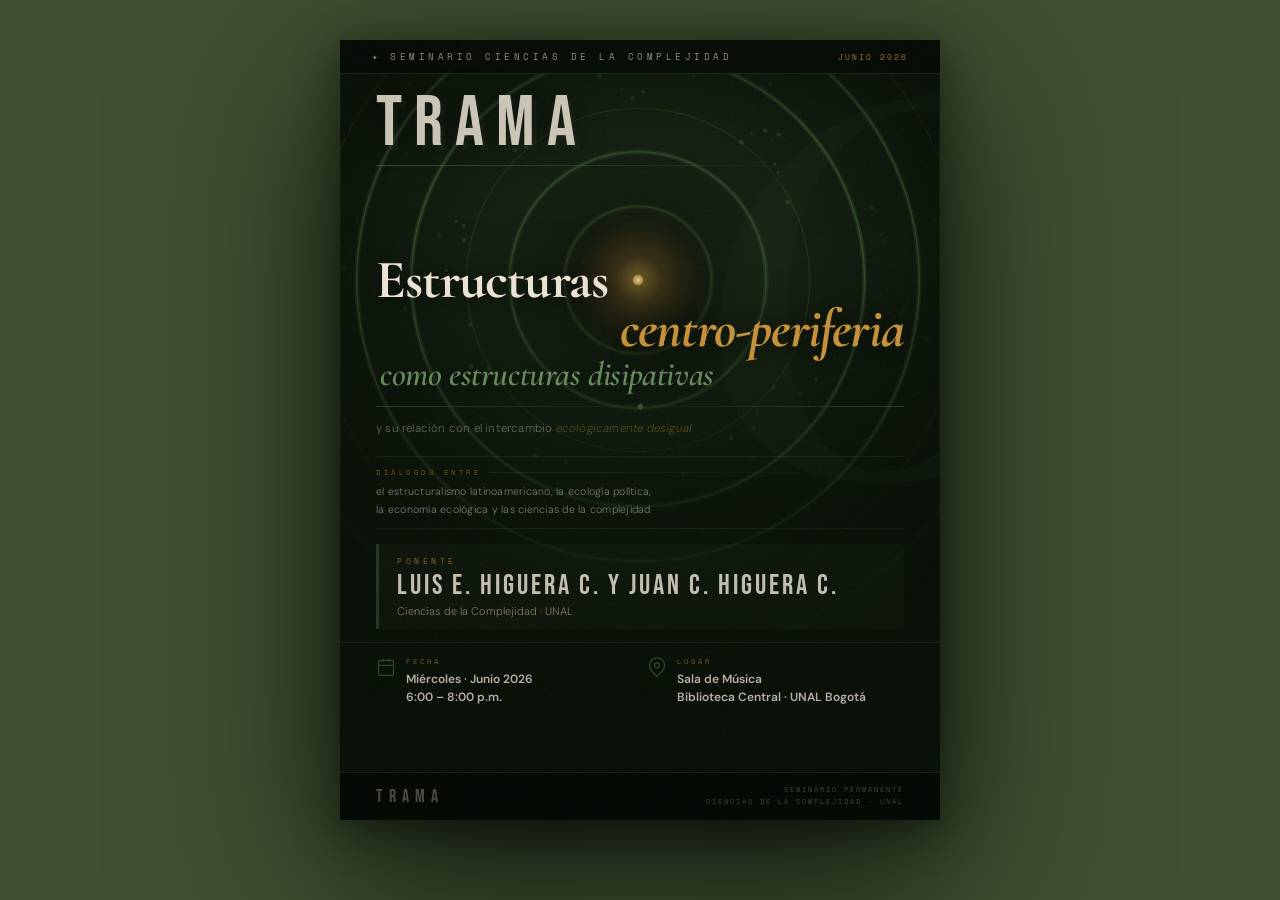
<file: seminario/16-05-2026 Centro-periferia como estructuras disipativas.html>
<!DOCTYPE html>
<html lang="es">
<head>
<meta charset="UTF-8">
<meta name="viewport" content="width=device-width, initial-scale=1.0">
<title>TRAMA — Estructuras Centro-Periferia</title>
<link href="https://fonts.googleapis.com/css2?family=Bebas+Neue&family=DM+Sans:ital,wght@0,300;0,400;0,500;0,600;0,700;1,300;1,400&family=Space+Mono:wght@400;700&family=Cormorant+Garamond:ital,wght@0,500;0,600;0,700;1,500;1,600;1,700&display=swap" rel="stylesheet">
<style>
  * { margin: 0; padding: 0; box-sizing: border-box; }

  :root {
    --bg:        #070E06;
    --amber:     #C49038;
    --gold:      #D4A848;
    --terra:     #9A3820;
    --sage:      #4A6840;
    --moss:      #243820;
    --sage-lt:   #7AA870;
    --cream:     #EAE2D2;
    --warm-wt:   #DDD3BE;
    --muted:     #6E6048;
    --muted-lt:  #9A8868;
  }

  body {
    background: #3E5030;
    display: flex;
    justify-content: center;
    align-items: flex-start;
    min-height: 100vh;
    padding: 40px 20px;
    font-family: 'DM Sans', sans-serif;
  }

  .flyer {
    width: 600px;
    height: 780px;
    background: var(--bg);
    position: relative;
    overflow: hidden;
    box-shadow:
      0 55px 160px rgba(0,0,0,0.75),
      0 10px 40px rgba(0,0,0,0.45),
      inset 0 0 0 1px rgba(74,104,64,0.12);
  }

  /* ── CANVAS ── */
  #vortexBg {
    position: absolute; top: 0; left: 0;
    width: 600px; height: 780px;
    z-index: 1;
  }

  /* ── GRADIENT OVERLAY — more transparent in the vortex zone ── */
  .overlay {
    position: absolute; inset: 0;
    background: linear-gradient(180deg,
      rgba(7,14,6,0.50)  0%,
      rgba(7,14,6,0.02) 12%,
      rgba(7,14,6,0.02) 30%,
      rgba(7,14,6,0.32) 44%,
      rgba(7,14,6,0.65) 58%,
      rgba(7,14,6,0.84) 72%,
      rgba(7,14,6,0.93) 86%,
      rgba(7,14,6,0.97) 100%
    );
    z-index: 2;
    pointer-events: none;
  }

  /* ── GRAIN ── */
  .grain {
    position: absolute; inset: 0;
    background-image: url("data:image/svg+xml,%3Csvg viewBox='0 0 256 256' xmlns='http://www.w3.org/2000/svg'%3E%3Cfilter id='n'%3E%3CfeTurbulence type='fractalNoise' baseFrequency='0.80' numOctaves='4' stitchTiles='stitch'/%3E%3C/filter%3E%3Crect width='100%25' height='100%25' filter='url(%23n)' opacity='0.06'/%3E%3C/svg%3E");
    opacity: 0.42; z-index: 25;
    mix-blend-mode: screen; pointer-events: none;
  }

  /* ── GHOST LETTER ── */
  .ghost-C {
    position: absolute; z-index: 3;
    font-family: 'Cormorant Garamond', serif;
    font-weight: 700; font-style: italic;
    font-size: 600px; line-height: 1;
    color: #4A6840;
    opacity: 0.055;
    top: -55px; right: -100px;
    user-select: none; pointer-events: none;
  }

  /* ── TOP STRIP ── */
  .top-strip {
    position: relative; z-index: 10;
    padding: 10px 32px;
    border-bottom: 1px solid rgba(74,104,64,0.30);
    background: rgba(4,8,4,0.78);
    backdrop-filter: blur(8px);
    display: flex; align-items: center; justify-content: space-between;
  }

  .seminario-badge {
    font-family: 'Space Mono', monospace;
    font-size: 9px; letter-spacing: 3.5px;
    color: var(--cream); text-transform: uppercase; opacity: 0.60;
  }

  .date-tag {
    font-family: 'Space Mono', monospace;
    font-size: 8px; letter-spacing: 2px;
    color: var(--amber); text-transform: uppercase; opacity: 0.80;
  }

  /* ── LOGO ── */
  .logo-area {
    position: relative; z-index: 10;
    padding: 14px 36px 0;
  }

  .trama-logo-wrap {
    position: relative;
    display: inline-block; line-height: 1;
  }

  .trama-ghost {
    font-family: 'Bebas Neue', sans-serif;
    font-size: 72px; letter-spacing: 12px;
    color: #4A6840; opacity: 0.10;
    position: absolute; top: 5px; left: 5px;
    user-select: none; pointer-events: none;
  }

  .trama-solid {
    font-family: 'Bebas Neue', sans-serif;
    font-size: 72px; letter-spacing: 12px;
    color: var(--cream);
    position: relative; z-index: 2;
    opacity: 0.85;
    text-shadow: 0 2px 30px rgba(4,8,4,0.90);
  }

  .logo-rule {
    width: 100%; height: 1px;
    background: linear-gradient(90deg,
      rgba(74,104,64,0.65) 0%,
      rgba(74,104,64,0.25) 55%,
      transparent 88%);
    margin-top: 5px;
  }

  /* ── TITLE BLOCK — three big lines ── */
  .title-block {
    position: relative; z-index: 10;
    padding: 0 36px;
    margin-top: 88px;
  }

  /* Line 1 — left */
  .title-row-l  { text-align: left;   line-height: 1; }
  /* Line 2 — right */
  .title-row-r  { text-align: right;  line-height: 1; margin-top: -2px; }
  /* Line 3 — left, slightly inset */
  .title-row-l2 { text-align: left;   line-height: 1; margin-top: 4px; padding-left: 4px; }

  /* BIG title font */
  .t-big {
    font-family: 'Cormorant Garamond', serif;
    font-weight: 700;
    font-size: 54px;
    line-height: 0.95;
    color: var(--cream);
    letter-spacing: -0.8px;
    display: inline;
    text-shadow:
      0 2px 28px rgba(4,8,4,0.95),
      0 0 55px rgba(4,8,4,0.80);
  }

  /* SECONDARY big title font — slightly smaller */
  .t-med {
    font-family: 'Cormorant Garamond', serif;
    font-weight: 600;
    font-size: 34px;
    line-height: 0.96;
    color: var(--cream);
    letter-spacing: -0.4px;
    display: inline;
    opacity: 0.75;
    text-shadow:
      0 2px 24px rgba(4,8,4,0.95),
      0 0 50px rgba(4,8,4,0.80);
  }

  .t-italic  { font-style: italic; }
  .t-amber   { color: var(--amber); opacity: 1 !important; }
  .t-sage    { color: var(--sage-lt); opacity: 0.80 !important; }

  /* ── DIVIDER ── */
  .title-divider {
    display: flex; align-items: center; gap: 8px;
    margin: 13px 0 11px;
  }

  .td-line {
    flex: 1; height: 1px;
    background: linear-gradient(90deg, rgba(74,104,64,0.50), rgba(74,104,64,0.12));
  }
  .td-line.r {
    background: linear-gradient(270deg, rgba(74,104,64,0.50), rgba(74,104,64,0.12));
  }
  .td-diamond {
    width: 5px; height: 5px;
    background: var(--sage); opacity: 0.65;
    transform: rotate(45deg); flex-shrink: 0;
  }

  /* ── SMALL SUBTITLE ── */
  .title-small {
    font-family: 'DM Sans', sans-serif;
    font-weight: 300; font-size: 11.5px;
    color: var(--cream); opacity: 0.40;
    line-height: 1.65;
    letter-spacing: 0.2px;
  }
  .title-small em {
    font-style: italic;
    color: var(--amber);
    opacity: 1;
  }

  /* ── DIÁLOGOS LINE ── */
  .dialogos-block {
    position: relative; z-index: 10;
    margin: 17px 36px 0;
    padding: 10px 0;
    border-top: 1px solid rgba(74,104,64,0.20);
    border-bottom: 1px solid rgba(74,104,64,0.20);
  }

  .dialogos-label {
    font-family: 'Space Mono', monospace;
    font-size: 7px; letter-spacing: 3.5px;
    color: var(--amber); text-transform: uppercase;
    opacity: 0.55; margin-bottom: 5px;
    display: flex; align-items: center; gap: 8px;
  }
  .dialogos-label::after {
    content: ''; flex: 1; height: 1px;
    background: linear-gradient(90deg, rgba(196,144,56,0.25), transparent);
  }

  .dialogos-text {
    font-family: 'DM Sans', sans-serif;
    font-weight: 300; font-size: 10.5px;
    color: var(--cream); opacity: 0.50;
    line-height: 1.65; letter-spacing: 0.25px;
  }

  /* ── SPEAKER ── */
  .speaker-block {
    position: relative; z-index: 10;
    margin: 15px 36px 0;
    padding: 11px 18px;
    background: rgba(74,104,64,0.07);
    border-left: 3px solid rgba(74,104,64,0.40);
  }

  .speaker-label {
    font-family: 'Space Mono', monospace;
    font-size: 8px; letter-spacing: 3.5px;
    color: var(--amber); text-transform: uppercase;
    margin-bottom: 4px; opacity: 0.65;
  }

  .speaker-name {
    font-family: 'Bebas Neue', sans-serif;
    font-size: 28px; letter-spacing: 3px;
    color: var(--cream); line-height: 1.1; opacity: 0.82;
  }

  .speaker-role {
    font-family: 'DM Sans', sans-serif;
    font-size: 11px; font-weight: 300;
    color: var(--muted-lt); margin-top: 2px; opacity: 0.85;
  }

  /* ── INFO ── */
  .info-section {
    position: relative; z-index: 10;
    padding: 13px 36px;
    margin-top: 13px;
    border-top: 1px solid rgba(74,104,64,0.16);
    display: grid; grid-template-columns: 1fr 1fr;
    gap: 14px;
  }

  .info-item { display: flex; align-items: flex-start; gap: 10px; }

  .info-icon {
    width: 20px; height: 20px; flex-shrink: 0;
    color: var(--sage); opacity: 0.60; margin-top: 1px;
  }

  .info-label {
    font-family: 'Space Mono', monospace;
    font-size: 7px; letter-spacing: 3px;
    color: var(--amber); text-transform: uppercase;
    margin-bottom: 3px; opacity: 0.58;
  }

  .info-value {
    font-family: 'DM Sans', sans-serif;
    font-size: 12px; font-weight: 600;
    color: var(--cream); line-height: 1.5; opacity: 0.76;
  }

  /* ── FOOTER ── */
  .footer {
    position: absolute;
    bottom: 0; left: 0; right: 0; z-index: 10;
    border-top: 1px solid rgba(74,104,64,0.24);
    background: rgba(3,7,3,0.90);
    backdrop-filter: blur(10px);
    padding: 11px 36px;
    display: flex; align-items: center; justify-content: space-between;
  }

  .footer-trama {
    font-family: 'Bebas Neue', sans-serif;
    font-size: 18px; letter-spacing: 6px;
    color: var(--cream); opacity: 0.30;
  }

  .footer-info {
    font-family: 'Space Mono', monospace;
    font-size: 7px; letter-spacing: 2px;
    color: var(--cream); opacity: 0.25;
    text-transform: uppercase; text-align: right; line-height: 1.8;
  }
</style>
</head>
<body>

<div class="flyer">

  <canvas id="vortexBg" width="600" height="780"></canvas>
  <div class="overlay"></div>
  <div class="grain"></div>

  <div class="ghost-C" aria-hidden="true">C</div>

  <!-- TOP STRIP -->
  <div class="top-strip">
    <span class="seminario-badge">✦ Seminario Ciencias de la Complejidad</span>
    <span class="date-tag">Junio 2026</span>
  </div>

  <!-- LOGO -->
  <div class="logo-area">
    <div class="trama-logo-wrap">
      <span class="trama-ghost" aria-hidden="true">TRAMA</span>
      <span class="trama-solid">TRAMA</span>
    </div>
    <div class="logo-rule"></div>
  </div>

  <!-- TITLE — tres líneas grandes + una pequeña -->
  <div class="title-block">
    <div class="title-row-l">
      <span class="t-big">Estructuras</span>
    </div>
    <div class="title-row-r">
      <span class="t-big t-italic t-amber">centro&#8209;periferia</span>
    </div>
    <div class="title-row-l2">
      <span class="t-med t-italic t-sage">como estructuras disipativas</span>
    </div>
    <div class="title-divider">
      <div class="td-line"></div>
      <div class="td-diamond"></div>
      <div class="td-line r"></div>
    </div>
    <div class="title-small">
      y su relación con el intercambio <em>ecológicamente desigual</em>
    </div>
  </div>

  <!-- DIÁLOGOS -->
  <div class="dialogos-block">
    <div class="dialogos-label">diálogos entre</div>
    <div class="dialogos-text">
      el estructuralismo latinoamericano, la ecología política,<br>
      la economía ecológica y las ciencias de la complejidad
    </div>
  </div>

  <!-- SPEAKER -->
  <div class="speaker-block">
    <div class="speaker-label">Ponente</div>
    <div class="speaker-name">Luis E. Higuera C. y Juan C. Higuera C.</div>
    <div class="speaker-role">Ciencias de la Complejidad · UNAL</div>
  </div>

  <!-- INFO -->
  <div class="info-section">
    <div class="info-item">
      <svg class="info-icon" viewBox="0 0 24 24" fill="none" stroke="currentColor" stroke-width="1.5">
        <rect x="3" y="4" width="18" height="18" rx="2"/>
        <line x1="16" y1="2" x2="16" y2="6"/>
        <line x1="8" y1="2" x2="8" y2="6"/>
        <line x1="3" y1="10" x2="21" y2="10"/>
      </svg>
      <div>
        <div class="info-label">Fecha</div>
        <div class="info-value">Miércoles · Junio 2026<br>6:00 – 8:00 p.m.</div>
      </div>
    </div>
    <div class="info-item">
      <svg class="info-icon" viewBox="0 0 24 24" fill="none" stroke="currentColor" stroke-width="1.5">
        <path d="M21 10c0 7-9 13-9 13s-9-6-9-13a9 9 0 0 1 18 0z"/>
        <circle cx="12" cy="10" r="3"/>
      </svg>
      <div>
        <div class="info-label">Lugar</div>
        <div class="info-value">Sala de Música<br>Biblioteca Central · UNAL Bogotá</div>
      </div>
    </div>
  </div>

  <!-- FOOTER -->
  <div class="footer">
    <span class="footer-trama">TRAMA</span>
    <span class="footer-info">Seminario permanente<br>Ciencias de la Complejidad · UNAL</span>
  </div>

</div>

<script>
// ══════════════════════════════════════════════════════════════════════════
//  DISSIPATIVE VORTEX v2
//
//  CHANGES FROM v1:
//  ─────────────────
//  1. ENTROPY RINGS: now very visible — thick sage-green strokes
//     (alpha up to 0.35, lineWidth 2px, alternating amber accents).
//     This is the visual centrepiece: the structure survives because
//     it constantly exports entropy to the environment.
//
//  2. AMBIENT GREEN FIELD: broad radial sage glow in the outer region
//     makes the green ecosystem substrate clearly visible.
//
//  3. PARTICLE COLORS: richer, more saturated sage-green in the
//     outer zone, shifting to amber/terra only in the inner 40%.
//
//  4. BACKGROUND BASE: a subtle green radial wash fills the canvas
//     before anything else, ensuring the black never looks pure black.
//
//  Architecture of the diagram:
//    – Geo-grid  →  global territory substrate
//    – Periphery dots  →  sparse, depleted outer field
//    – Radial spokes  →  extraction channels
//    – Flow particles  →  material/ecological flows going inward
//    – Entropy rings  →  concentric expanding waves going outward
//    – Center glow + core dot  →  the hot dissipative attractor
// ══════════════════════════════════════════════════════════════════════════

const canvas = document.getElementById('vortexBg');
const ctx    = canvas.getContext('2d');
const W = 600, H = 780;

const CX = 298, CY = 240;
const MAX_R = 340;

// ── Deterministic LCGs ──
function makeLCG(seed) {
  let s = seed >>> 0;
  return () => { s = Math.imul(1664525, s) + 1013904223 >>> 0; return s / 0xFFFFFFFF; };
}
const rng  = makeLCG(137);
const rng2 = makeLCG(719);
const rng3 = makeLCG(2053);

// ── Color palette ──
const C = {
  amber:   [196, 144,  56],
  gold:    [218, 175,  72],
  terra:   [154,  56,  32],
  rust:    [110,  42,  20],
  sage:    [ 74, 108,  58],   // richer green
  sageLt:  [100, 148,  80],   // lighter sage for rings
  moss:    [ 38,  60,  28],
  forest:  [ 18,  30,  12],
  cream:   [234, 226, 210],
};

function rgba([r,g,b], a) { return `rgba(${r|0},${g|0},${b|0},${a.toFixed(3)})`; }
function lerpC(ca, cb, t) {
  t = Math.max(0, Math.min(1, t));
  return [ca[0]+(cb[0]-ca[0])*t, ca[1]+(cb[1]-ca[1])*t, ca[2]+(cb[2]-ca[2])*t];
}

// ── Periphery dots ──
const periDots = [];
for (let i = 0; i < 140; i++) {
  const a = rng2() * Math.PI * 2;
  const r = MAX_R * (0.70 + rng2() * 0.62);
  const x = CX + Math.cos(a) * r;
  const y = CY + Math.sin(a) * r;
  if (x < -40 || x > W+40 || y < -40 || y > H+40) continue;
  periDots.push({
    x, y,
    r: 0.40 + rng2() * 1.15,
    alpha: 0.06 + rng2() * 0.10,
    ph: rng2() * Math.PI * 2,
    f:  0.25 + rng2() * 0.45,
  });
}

// ── Radial spokes ──
const N_SPOKES = 14;
const spokeData = Array.from({length: N_SPOKES}, (_, i) => ({
  baseAngle: (i / N_SPOKES) * Math.PI * 2,
  weight:    0.35 + rng3() * 0.55,
  len:       MAX_R * (0.90 + rng3() * 0.25),
}));

// ── Entropy rings — NOW PROMINENT ──
// Alternating sage-green and amber rings
const N_RINGS = 8;
const rings = Array.from({length: N_RINGS}, (_, i) => ({
  phase: i / N_RINGS,
  speed: 0.0020 + (i % 3) * 0.0004,
  isAmber: i % 3 === 0,  // every 3rd ring is amber-tinted
}));

// ── Flow particles ──
const N_PART = 240;

function spawnParticle(rng, stagger) {
  const a  = rng() * Math.PI * 2;
  const r  = MAX_R * (0.52 + rng() * 0.54);
  const sd = rng() < 0.68 ? 1 : -1;
  const sr = (0.007 + rng() * 0.022) * sd;
  const sp = 0.14 + rng() * 0.38;
  const sz = 0.5 + rng() * 2.2;
  const cm = rng();
  return { a, r, sr, sp, sz, cm, ph: rng() * Math.PI * 2,
           life: stagger ? rng() : 0 };
}

const rngP = makeLCG(5521);
const particles = Array.from({length: N_PART}, () => spawnParticle(rngP, true));
let rngRespawn = makeLCG(8831);

// ── Animation ──
let t = 0;

function draw() {
  ctx.clearRect(0, 0, W, H);
  t += 0.0048;

  const pulse = Math.sin(t * 2.3) * 0.5 + 0.5;

  // ══ LAYER 0: BASE GREEN WASH ══
  // A broad radial fill that makes the background visibly dark green,
  // never pure black.
  const bgWash = ctx.createRadialGradient(CX, CY, 0, CX, CY, 420);
  bgWash.addColorStop(0,    rgba(C.sage,   0.09));
  bgWash.addColorStop(0.35, rgba(C.sage,   0.13));  // richest green in mid-field
  bgWash.addColorStop(0.65, rgba(C.moss,   0.10));
  bgWash.addColorStop(0.90, rgba(C.forest, 0.08));
  bgWash.addColorStop(1,    rgba(C.forest, 0));
  ctx.fillStyle = bgWash;
  ctx.fillRect(0, 0, W, H);

  // ══ LAYER 1: GEO-GRID ══
  ctx.save();
  ctx.lineWidth = 0.45;
  ctx.strokeStyle = rgba(C.sage, 0.038);
  for (let y = 0; y < H; y += 22) {
    ctx.beginPath(); ctx.moveTo(0, y); ctx.lineTo(W, y); ctx.stroke();
  }
  for (let x = 0; x < W; x += 22) {
    ctx.beginPath(); ctx.moveTo(x, 0); ctx.lineTo(x, H); ctx.stroke();
  }
  ctx.restore();

  // ══ LAYER 2: RADIAL SPOKES ══
  for (const sp of spokeData) {
    const a  = sp.baseAngle + t * 0.012;
    const ex = CX + Math.cos(a) * sp.len;
    const ey = CY + Math.sin(a) * sp.len;
    const g  = ctx.createLinearGradient(ex, ey, CX, CY);
    g.addColorStop(0,    rgba(C.sage,  0));
    g.addColorStop(0.40, rgba(C.sage,  sp.weight * 0.055));
    g.addColorStop(0.80, rgba(C.amber, sp.weight * 0.038));
    g.addColorStop(1,    rgba(C.amber, 0));
    ctx.beginPath();
    ctx.moveTo(ex, ey);
    ctx.lineTo(CX, CY);
    ctx.strokeStyle = g;
    ctx.lineWidth   = sp.weight * 0.65;
    ctx.stroke();
  }

  // ══ LAYER 3: PERIPHERY DOTS ══
  for (const pd of periDots) {
    const w = Math.sin(t * pd.f + pd.ph) * 0.7;
    ctx.beginPath();
    ctx.arc(pd.x + w, pd.y + w, pd.r, 0, Math.PI * 2);
    ctx.fillStyle = rgba(C.moss, pd.alpha);
    ctx.fill();
  }

  // ══ LAYER 4: AMBIENT GLOWS ══
  // Wide sage-green field (ecosystem substrate glowing)
  const sg = ctx.createRadialGradient(CX, CY, MAX_R * 0.25, CX, CY, MAX_R * 0.95);
  sg.addColorStop(0,   rgba(C.sage, 0));
  sg.addColorStop(0.3, rgba(C.sage, 0.065));
  sg.addColorStop(0.7, rgba(C.sage, 0.048));
  sg.addColorStop(1,   rgba(C.sage, 0));
  ctx.fillStyle = sg;
  ctx.fillRect(0, 0, W, H);

  // Outer amber pre-glow
  const og = ctx.createRadialGradient(CX, CY, 0, CX, CY, 140 + pulse * 22);
  og.addColorStop(0,   rgba(C.amber, 0.12 + pulse * 0.05));
  og.addColorStop(0.3, rgba(C.terra, 0.055));
  og.addColorStop(0.7, rgba(C.sage,  0.030));
  og.addColorStop(1,   rgba(C.sage,  0));
  ctx.fillStyle = og;
  ctx.fillRect(0, 0, W, H);

  // Inner hot core glow
  const mg = ctx.createRadialGradient(CX, CY, 0, CX, CY, 55 + pulse * 10);
  mg.addColorStop(0,   rgba(C.gold,  0.32 + pulse * 0.12));
  mg.addColorStop(0.4, rgba(C.amber, 0.15));
  mg.addColorStop(1,   rgba(C.amber, 0));
  ctx.fillStyle = mg;
  ctx.fillRect(0, 0, W, H);

  // ══ LAYER 5: ENTROPY RINGS — PROMINENT ══
  // These are the visual proof of Prigogine:
  // the structure stays ordered by exporting entropy outward.
  for (const ring of rings) {
    ring.phase = (ring.phase + ring.speed) % 1;
    const r = ring.phase * MAX_R * 1.20;

    // Bell-curve alpha: appears, peaks at mid-travel, fades
    const a_base = Math.sin(ring.phase * Math.PI);

    if (ring.isAmber) {
      // Amber accent rings — thinner, subtle
      const a = a_base * 0.18;
      ctx.beginPath();
      ctx.arc(CX, CY, r, 0, Math.PI * 2);
      ctx.strokeStyle = rgba(C.amber, a);
      ctx.lineWidth = 1.0;
      ctx.stroke();
    } else {
      // Primary sage rings — thick and clear
      // Two strokes: inner glow + crisp edge
      const a = a_base * 0.32;

      // Outer soft halo
      ctx.beginPath();
      ctx.arc(CX, CY, r, 0, Math.PI * 2);
      ctx.strokeStyle = rgba(C.sageLt, a * 0.45);
      ctx.lineWidth = 5.0;
      ctx.stroke();

      // Crisp ring edge
      ctx.beginPath();
      ctx.arc(CX, CY, r, 0, Math.PI * 2);
      ctx.strokeStyle = rgba(C.sageLt, a);
      ctx.lineWidth = 1.5;
      ctx.stroke();
    }
  }

  // ══ LAYER 6: FLOW PARTICLES ══
  for (let i = 0; i < particles.length; i++) {
    const p   = particles[i];
    const nrm = p.r / MAX_R;

    // Inward pull accelerates near center
    const accel = 1 + (1 - nrm) * 3.2;
    p.r -= p.sp * accel * 0.46;
    p.a += p.sr * (1 + (1 - nrm) * 0.8);

    if (p.r < 6) {
      Object.assign(p, spawnParticle(rngRespawn, false)); continue;
    }

    const x = CX + Math.cos(p.a) * p.r;
    const y = CY + Math.sin(p.a) * p.r;

    if (x < -25 || x > W+25 || y < -25 || y > H+25) {
      if (nrm > 0.88) continue;
      Object.assign(p, spawnParticle(rngRespawn, false)); continue;
    }

    // Alpha
    let alpha;
    if (nrm > 0.83) {
      alpha = (1 - nrm) / 0.17 * 0.42;
    } else if (nrm < 0.09) {
      alpha = (nrm / 0.09) * 0.55;
    } else {
      alpha = 0.10 + (1 - nrm) * 0.50;
    }

    // Color: sage-green outer → terra → amber inner
    let color;
    if (nrm > 0.60) {
      color = lerpC(C.forest, C.sage, p.cm * (1 - nrm) * 2.5);
    } else if (nrm > 0.28) {
      const bf = (0.60 - nrm) / 0.32;
      color = lerpC(C.sage, C.terra, p.cm * bf * 0.88);
    } else {
      color = lerpC(C.terra, C.amber, (0.28 - nrm) / 0.28);
    }

    // Micro-halo near center
    if (nrm < 0.22 && p.sz > 1.4) {
      const hg = ctx.createRadialGradient(x, y, 0, x, y, p.sz * 5.5);
      hg.addColorStop(0, rgba(C.amber, alpha * 0.20));
      hg.addColorStop(1, rgba(C.amber, 0));
      ctx.beginPath(); ctx.arc(x, y, p.sz * 5.5, 0, Math.PI * 2);
      ctx.fillStyle = hg; ctx.fill();
    }

    ctx.beginPath();
    ctx.arc(x, y, p.sz, 0, Math.PI * 2);
    ctx.fillStyle = rgba(color, alpha);
    ctx.fill();
  }

  // ══ LAYER 7: CORE DOT ══
  const cr = 4.2 + pulse * 1.8;
  const cg = ctx.createRadialGradient(CX, CY, 0, CX, CY, cr * 1.6);
  cg.addColorStop(0,   rgba(C.cream, 0.92));
  cg.addColorStop(0.5, rgba(C.gold,  0.72));
  cg.addColorStop(1,   rgba(C.gold,  0));
  ctx.beginPath();
  ctx.arc(CX, CY, cr, 0, Math.PI * 2);
  ctx.fillStyle = cg; ctx.fill();

  requestAnimationFrame(draw);
}

draw();
</script>
</body>
</html>
</file>
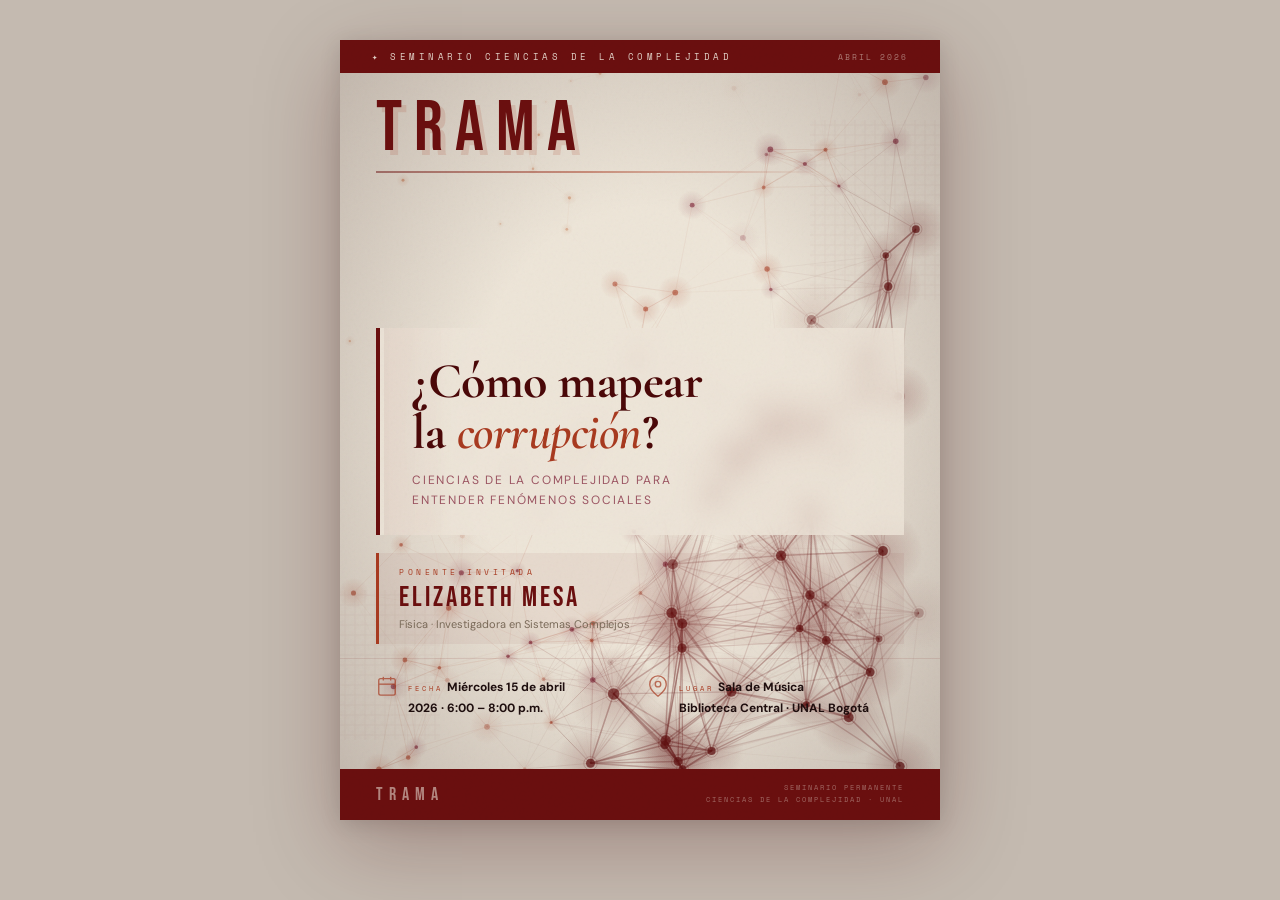
<file: seminario/2026-04-15 Cómo mapear la corrupción.html>
<!DOCTYPE html>
<html lang="es">
<head>
<meta charset="UTF-8">
<meta name="viewport" content="width=device-width, initial-scale=1.0">
<title>TRAMA — ¿Cómo mapear la corrupción?</title>
<link href="https://fonts.googleapis.com/css2?family=Bebas+Neue&family=DM+Sans:ital,wght@0,300;0,400;0,500;0,600;0,700;1,300;1,400&family=Space+Mono:wght@400;700&family=Cormorant+Garamond:ital,wght@0,500;0,600;0,700;1,500;1,600;1,700&display=swap" rel="stylesheet">
<style>
  * { margin: 0; padding: 0; box-sizing: border-box; }

  :root {
    --burgundy:    #6A0F0F;
    --deep-wine:   #4A0808;
    --wine:        #7A1830;
    --terracotta:  #A83A20;
    --rust:        #B85A28;
    --gold:        #C9A84C;
    --cream:       #F0E8DC;
    --warm-bg:     #E8DDD0;
    --paper:       #EDE5D8;
    --charcoal:    #1E0E0E;
    --muted:       #7A6A58;
  }

  body {
    background: #C4BAB0;
    display: flex;
    justify-content: center;
    align-items: flex-start;
    min-height: 100vh;
    padding: 40px 20px;
    font-family: 'DM Sans', sans-serif;
  }

  .flyer {
    width: 600px;
    height: 780px;
    background: var(--paper);
    position: relative;
    overflow: hidden;
    box-shadow: 0 25px 80px rgba(70,10,10,0.28), 0 4px 20px rgba(0,0,0,0.12);
  }

  /* ─── FULL-BLEED NETWORK ─── */
  #networkBg {
    position: absolute;
    top: 0; left: 0;
    width: 600px;
    height: 780px;
    z-index: 1;
  }

  /* ─── DARK VIGNETTE ─── */
  .vignette {
    position: absolute;
    inset: 0;
    background: radial-gradient(ellipse at 50% 50%, transparent 40%, rgba(30,8,8,0.22) 100%);
    z-index: 3;
    pointer-events: none;
  }

  /* ─── PAPER GRAIN ─── */
  .grain {
    position: absolute;
    inset: 0;
    background-image: url("data:image/svg+xml,%3Csvg viewBox='0 0 256 256' xmlns='http://www.w3.org/2000/svg'%3E%3Cfilter id='n'%3E%3CfeTurbulence type='fractalNoise' baseFrequency='0.82' numOctaves='4' stitchTiles='stitch'/%3E%3C/filter%3E%3Crect width='100%25' height='100%25' filter='url(%23n)' opacity='0.06'/%3E%3C/svg%3E");
    opacity: 0.55;
    pointer-events: none;
    z-index: 25;
    mix-blend-mode: multiply;
  }

  /* ─── TOP STRIP ─── */
  .top-strip {
    position: relative;
    z-index: 10;
    background: var(--burgundy);
    padding: 10px 32px;
    display: flex;
    align-items: center;
    justify-content: space-between;
  }

  .seminario-badge {
    font-family: 'Space Mono', monospace;
    font-size: 9px;
    letter-spacing: 3.5px;
    color: var(--cream);
    text-transform: uppercase;
    opacity: 0.9;
  }

  .date-tag {
    font-family: 'Space Mono', monospace;
    font-size: 8px;
    letter-spacing: 2px;
    color: var(--cream);
    text-transform: uppercase;
    opacity: 0.5;
  }

  /* ─── TRAMA LOGO ─── */
  .logo-area {
    position: relative;
    z-index: 10;
    padding: 20px 36px 0;
  }

  .trama-logo-wrap {
    position: relative;
    display: inline-block;
    line-height: 1;
  }

  .trama-ghost {
    font-family: 'Bebas Neue', sans-serif;
    font-size: 72px;
    letter-spacing: 12px;
    color: var(--terracotta);
    opacity: 0.14;
    position: absolute;
    top: 5px;
    left: 5px;
    user-select: none;
    pointer-events: none;
  }

  .trama-solid {
    font-family: 'Bebas Neue', sans-serif;
    font-size: 72px;
    letter-spacing: 12px;
    color: var(--burgundy);
    position: relative;
    z-index: 2;
  }

  .logo-rule {
    width: 100%;
    height: 2px;
    background: linear-gradient(90deg, var(--burgundy) 0%, var(--terracotta) 40%, transparent 85%);
    margin-top: 6px;
    opacity: 0.5;
  }

  /* ─── WEAVE PATTERN DECO ─── */
  .weave-svg {
    position: absolute;
    z-index: 2;
    pointer-events: none;
    opacity: 0.04;
  }
  .weave-svg.tr { top: 80px; right: 0; width: 130px; height: 180px; }
  .weave-svg.bl { bottom: 80px; left: 0; width: 100px; height: 150px; }

  /* ─── MAIN CONTENT ─── */
  .content-block {
    position: relative;
    z-index: 10;
    padding: 0 36px;
    margin-top: 155px;
  }

  .text-panel {
    background: rgba(237,229,216,0.82);
    backdrop-filter: blur(10px);
    -webkit-backdrop-filter: blur(10px);
    padding: 28px 32px 24px;
    border-left: 4px solid var(--burgundy);
    position: relative;
  }

  .text-panel::after {
    content: '';
    position: absolute;
    top: 0; bottom: 0; left: 4px;
    width: 70px;
    background: linear-gradient(90deg, rgba(106,15,15,0.06), transparent);
    pointer-events: none;
  }

  .main-title {
    font-family: 'Cormorant Garamond', serif;
    font-weight: 700;
    font-size: 50px;
    line-height: 1.02;
    color: var(--deep-wine);
    letter-spacing: -0.5px;
  }

  .main-title .accent {
    color: var(--terracotta);
    font-style: italic;
    font-weight: 600;
  }

  .subtitle {
    font-family: 'DM Sans', sans-serif;
    font-size: 12px;
    font-weight: 400;
    letter-spacing: 1.8px;
    text-transform: uppercase;
    color: var(--wine);
    opacity: 0.7;
    line-height: 1.7;
    margin-top: 12px;
  }

  /* ─── SPEAKER ─── */
  .speaker-block {
    position: relative;
    z-index: 10;
    margin: 18px 36px 0;
    padding: 13px 20px;
    background: rgba(106,15,15,0.05);
    border-left: 3px solid var(--terracotta);
  }

  .speaker-label {
    font-family: 'Space Mono', monospace;
    font-size: 8px;
    letter-spacing: 3.5px;
    color: var(--terracotta);
    text-transform: uppercase;
    margin-bottom: 5px;
  }

  .speaker-name {
    font-family: 'Bebas Neue', sans-serif;
    font-size: 28px;
    letter-spacing: 3px;
    color: var(--burgundy);
    line-height: 1.1;
  }

  .speaker-role {
    font-family: 'DM Sans', sans-serif;
    font-size: 11px;
    font-weight: 400;
    color: var(--muted);
    margin-top: 3px;
  }

  /* ─── INFO ─── */
  .info-section {
    position: relative;
    z-index: 10;
    padding: 16px 36px;
    margin-top: 14px;
    border-top: 1px solid rgba(106,15,15,0.10);
    display: grid;
    grid-template-columns: 1fr 1fr;
    gap: 14px;
  }

  .info-item {
    display: flex;
    align-items: flex-start;
    gap: 10px;
  }

  .info-icon {
    width: 22px; height: 22px;
    flex-shrink: 0;
    color: var(--terracotta);
    opacity: 0.7;
  }

  .info-label {
    font-family: 'Space Mono', monospace;
    font-size: 7px;
    letter-spacing: 3px;
    color: var(--terracotta);
    text-transform: uppercase;
    margin-bottom: 3px;
  }

  .info-value {
    font-family: 'DM Sans', sans-serif;
    font-size: 12px;
    font-weight: 700;
    color: var(--charcoal);
    line-height: 1.5;
  }

  /* ─── FOOTER ─── */
  .footer {
    position: absolute;
    bottom: 0; left: 0; right: 0;
    z-index: 10;
    background: var(--burgundy);
    padding: 13px 36px;
    display: flex;
    align-items: center;
    justify-content: space-between;
  }

  .footer-trama {
    font-family: 'Bebas Neue', sans-serif;
    font-size: 18px;
    letter-spacing: 6px;
    color: var(--cream);
    opacity: 0.55;
  }

  .footer-info {
    font-family: 'Space Mono', monospace;
    font-size: 7px;
    letter-spacing: 2px;
    color: var(--cream);
    opacity: 0.4;
    text-transform: uppercase;
    text-align: right;
    line-height: 1.8;
  }
</style>
</head>
<body>

<div class="flyer">

  <canvas id="networkBg" width="600" height="780"></canvas>
  <div class="vignette"></div>
  <div class="grain"></div>

  <!-- WEAVE PATTERN DECORATIONS -->
  <svg class="weave-svg tr" viewBox="0 0 130 180">
    <defs>
      <pattern id="wv" width="10" height="10" patternUnits="userSpaceOnUse">
        <line x1="0" y1="5" x2="10" y2="5" stroke="#6A0F0F" stroke-width="1"/>
        <line x1="5" y1="0" x2="5" y2="10" stroke="#6A0F0F" stroke-width="1"/>
        <rect x="0.5" y="0.5" width="4" height="4" fill="#6A0F0F" opacity="0.25"/>
        <rect x="5.5" y="5.5" width="4" height="4" fill="#6A0F0F" opacity="0.25"/>
      </pattern>
    </defs>
    <rect width="130" height="180" fill="url(#wv)"/>
  </svg>
  <svg class="weave-svg bl" viewBox="0 0 100 150">
    <rect width="100" height="150" fill="url(#wv)"/>
  </svg>

  <!-- TOP STRIP -->
  <div class="top-strip">
    <span class="seminario-badge">✦ Seminario Ciencias de la Complejidad</span>
    <span class="date-tag">Abril 2026</span>
  </div>

  <!-- TRAMA LOGO -->
  <div class="logo-area">
    <div class="trama-logo-wrap">
      <span class="trama-ghost" aria-hidden="true">TRAMA</span>
      <span class="trama-solid">TRAMA</span>
    </div>
    <div class="logo-rule"></div>
  </div>

  <!-- MAIN CONTENT -->
  <div class="content-block">
    <div class="text-panel">
      <h1 class="main-title">
        ¿Cómo mapear<br>la <span class="accent">corrupción</span>?
      </h1>
      <p class="subtitle">
        Ciencias de la complejidad para<br>entender fenómenos sociales
      </p>
    </div>
  </div>

  <!-- SPEAKER -->
  <div class="speaker-block">
    <div class="speaker-label">Ponente invitada</div>
    <div class="speaker-name">Elizabeth Mesa</div>
    <div class="speaker-role">Física · Investigadora en Sistemas Complejos</div>
  </div>

  <!-- INFO -->
  <div class="info-section">
    <div class="info-item">
      <svg class="info-icon" viewBox="0 0 24 24" fill="none" stroke="currentColor" stroke-width="1.5">
        <rect x="3" y="4" width="18" height="18" rx="2"/>
        <line x1="16" y1="2" x2="16" y2="6"/>
        <line x1="8" y1="2" x2="8" y2="6"/>
        <line x1="3" y1="10" x2="21" y2="10"/>
      </svg>
      <div class="info-text">
        <span class="info-label">Fecha</span>
        <span class="info-value">Miércoles 15 de abril<br>2026 · 6:00 – 8:00 p.m.</span>
      </div>
    </div>
    <div class="info-item">
      <svg class="info-icon" viewBox="0 0 24 24" fill="none" stroke="currentColor" stroke-width="1.5">
        <path d="M21 10c0 7-9 13-9 13s-9-6-9-13a9 9 0 0 1 18 0z"/>
        <circle cx="12" cy="10" r="3"/>
      </svg>
      <div class="info-text">
        <span class="info-label">Lugar</span>
        <span class="info-value">Sala de Música<br>Biblioteca Central · UNAL Bogotá</span>
      </div>
    </div>
  </div>

  <!-- FOOTER -->
  <div class="footer">
    <span class="footer-trama">TRAMA</span>
    <span class="footer-info">Seminario permanente<br>Ciencias de la Complejidad · UNAL</span>
  </div>

</div>

<script>
// ═══════════════════════════════════════════════════════════════════════
//  LIVE CORRUPTION NETWORK — fully dynamic, one unified pool
//
//  Every node:
//    · Has a home position + slow drift velocity (true floating)
//    · Oscillates with two overlapping sine waves per axis
//    · Is born, lives, and dies — replaced immediately
//    · Edges computed live each frame from current positions
//
//  Phase gradient (left-top sparse → right-bottom dense) preserved.
//  Hubs: fewer, larger, longer-lived, more connected.
//  Peripheral: many, tiny, fast turnover.
// ═══════════════════════════════════════════════════════════════════════

const canvas = document.getElementById('networkBg');
const ctx    = canvas.getContext('2d');
const W = 600, H = 780;

const C = {
  burgundy:   [100, 18, 18],
  terracotta: [168, 58, 32],
  wine:       [120, 24, 44],
  rust:       [185, 90, 40],
  dark:       [70,  10, 10],
};
function rgba([r,g,b], a) { return `rgba(${r},${g},${b},${a.toFixed(3)})`; }

// ── Spawn a single node ──
function spawnNode(staggerAge) {
  const x0 = 14 + Math.random() * (W - 28);
  const y0 = 14 + Math.random() * (H - 60);

  // Phase: sparse top-left → dense bottom-right
  const phase = Math.min(1, (x0 / W) * 0.55 + (y0 / H) * 0.45);
  const zone  = phase > 0.60 ? 'hub' : phase > 0.32 ? 'mid' : 'peri';

  // Lifespan in frames @60fps — fast!
  const lifespan = zone === 'hub'
    ? (90  + Math.random() * 150) | 0   // 1.5–4 s
    : zone === 'mid'
    ? (40  + Math.random() * 80)  | 0   // 0.7–2 s
    : (18  + Math.random() * 38)  | 0;  // 0.3–0.9 s

  const r = zone === 'hub'  ? 3.0 + Math.random() * 2.8
           : zone === 'mid' ? 1.4 + Math.random() * 1.6
           :                   0.6 + Math.random() * 1.1;

  const col = zone === 'hub'  ? C.burgundy
             : zone === 'mid' ? (Math.random() < 0.5 ? C.terracotta : C.wine)
             :                   C.rust;

  // Floating: two sine waves + slow drift velocity
  const speed = zone === 'hub' ? 0.12 + Math.random() * 0.14
               : zone === 'mid' ? 0.18 + Math.random() * 0.22
               :                   0.28 + Math.random() * 0.32;

  const driftAngle = Math.random() * Math.PI * 2;

  return {
    x0, y0,                          // home/origin position
    x: x0, y: y0,                    // current rendered position
    vx: Math.cos(driftAngle) * speed, // slow drift
    vy: Math.sin(driftAngle) * speed,
    // two-oscillator float per axis
    ax1: 3.5 + Math.random() * 4.5, fx1: 0.28 + Math.random() * 0.38, ph1x: Math.random() * Math.PI * 2,
    ay1: 3.5 + Math.random() * 4.5, fy1: 0.22 + Math.random() * 0.30, ph1y: Math.random() * Math.PI * 2,
    ax2: 1.5 + Math.random() * 2.5, fx2: 0.58 + Math.random() * 0.60, ph2x: Math.random() * Math.PI * 2,
    ay2: 1.5 + Math.random() * 2.5, fy2: 0.50 + Math.random() * 0.55, ph2y: Math.random() * Math.PI * 2,
    r, col, zone, lifespan, phase,
    birthDur: 14, deathDur: 18,
    age: staggerAge ? (Math.random() * lifespan) | 0 : 0,
  };
}

function nodeOpacity(n) {
  if (n.age < n.birthDur)                    return n.age / n.birthDur;
  if (n.age > n.lifespan - n.deathDur)       return Math.max(0, (n.lifespan - n.age) / n.deathDur);
  return 1;
}

// ── Connection distance by zone pair ──
function connDist(za, zb) {
  if (za === 'hub'  && zb === 'hub')  return 200;
  if (za === 'hub'  || zb === 'hub')  return 145;
  if (za === 'mid'  && zb === 'mid')  return 115;
  return 80;
}

// ── Initial pool — staggered so there's no big-bang at load ──
const TARGET = 130;
const nodes  = Array.from({ length: TARGET }, () => spawnNode(true));

let t = 0;

function draw() {
  ctx.clearRect(0, 0, W, H);
  t += 0.005;

  // ── Lifecycle ──
  for (let i = nodes.length - 1; i >= 0; i--) {
    nodes[i].age++;
    if (nodes[i].age >= nodes[i].lifespan) nodes.splice(i, 1);
  }
  while (nodes.length < TARGET) nodes.push(spawnNode(false));

  // ── Update positions: drift + dual oscillator ──
  for (const n of nodes) {
    n.x0 += n.vx;
    n.y0 += n.vy;
    // Soft bounce off walls
    if (n.x0 < 0   || n.x0 > W) n.vx *= -1;
    if (n.y0 < -10 || n.y0 > H - 50) n.vy *= -1;

    n.x = n.x0
        + Math.sin(t * n.fx1 + n.ph1x) * n.ax1
        + Math.sin(t * n.fx2 + n.ph2x) * n.ax2;
    n.y = n.y0
        + Math.cos(t * n.fy1 + n.ph1y) * n.ay1
        + Math.cos(t * n.fy2 + n.ph2y) * n.ay2;
  }

  // ── Edges (computed from live positions) ──
  for (let i = 0; i < nodes.length; i++) {
    const a  = nodes[i];
    const oa = nodeOpacity(a);
    if (oa < 0.04) continue;

    for (let j = i + 1; j < nodes.length; j++) {
      const b  = nodes[j];
      const ob = nodeOpacity(b);
      if (ob < 0.04) continue;

      const dist = Math.hypot(a.x - b.x, a.y - b.y);
      const maxD = connDist(a.zone, b.zone);
      if (dist > maxD) continue;

      const proximity = 1 - dist / maxD;
      const op        = proximity * Math.min(oa, ob);
      const midPhase  = (a.phase + b.phase) * 0.5;

      const alpha = op * (midPhase > 0.58 ? 0.50 : midPhase > 0.32 ? 0.34 : 0.20);
      const col   = midPhase > 0.55 ? C.burgundy : midPhase > 0.32 ? C.terracotta : C.rust;
      const lw    = a.zone === 'hub' && b.zone === 'hub' ? 1.0 + proximity * 0.8
                  : midPhase > 0.40 ? 0.65
                  : 0.38;

      ctx.beginPath();
      ctx.moveTo(a.x, a.y);
      ctx.lineTo(b.x, b.y);
      ctx.strokeStyle = rgba(col, alpha);
      ctx.lineWidth   = lw;
      ctx.stroke();
    }
  }

  // ── Nodes ──
  for (const n of nodes) {
    const op    = nodeOpacity(n);
    if (op <= 0) continue;

    const coreA = (n.zone === 'hub' ? 0.72 : n.zone === 'mid' ? 0.56 : 0.42) * op;

    // Glow halo
    const gr  = n.r * (n.zone === 'hub' ? 8 : n.zone === 'mid' ? 6 : 4.5);
    const grd = ctx.createRadialGradient(n.x, n.y, 0, n.x, n.y, gr);
    grd.addColorStop(0, rgba(n.col, coreA * 0.30));
    grd.addColorStop(1, rgba(n.col, 0));
    ctx.beginPath();
    ctx.arc(n.x, n.y, gr, 0, Math.PI * 2);
    ctx.fillStyle = grd;
    ctx.fill();

    // Ring on hubs
    if (n.zone === 'hub') {
      ctx.beginPath();
      ctx.arc(n.x, n.y, n.r + 2.2, 0, Math.PI * 2);
      ctx.strokeStyle = rgba(n.col, coreA * 0.38);
      ctx.lineWidth = 0.7;
      ctx.stroke();
    }

    // Core dot
    ctx.beginPath();
    ctx.arc(n.x, n.y, n.r, 0, Math.PI * 2);
    ctx.fillStyle = rgba(n.col, coreA);
    ctx.fill();
  }

  requestAnimationFrame(draw);
}

draw();
</script>
</body>
</html>
</file>
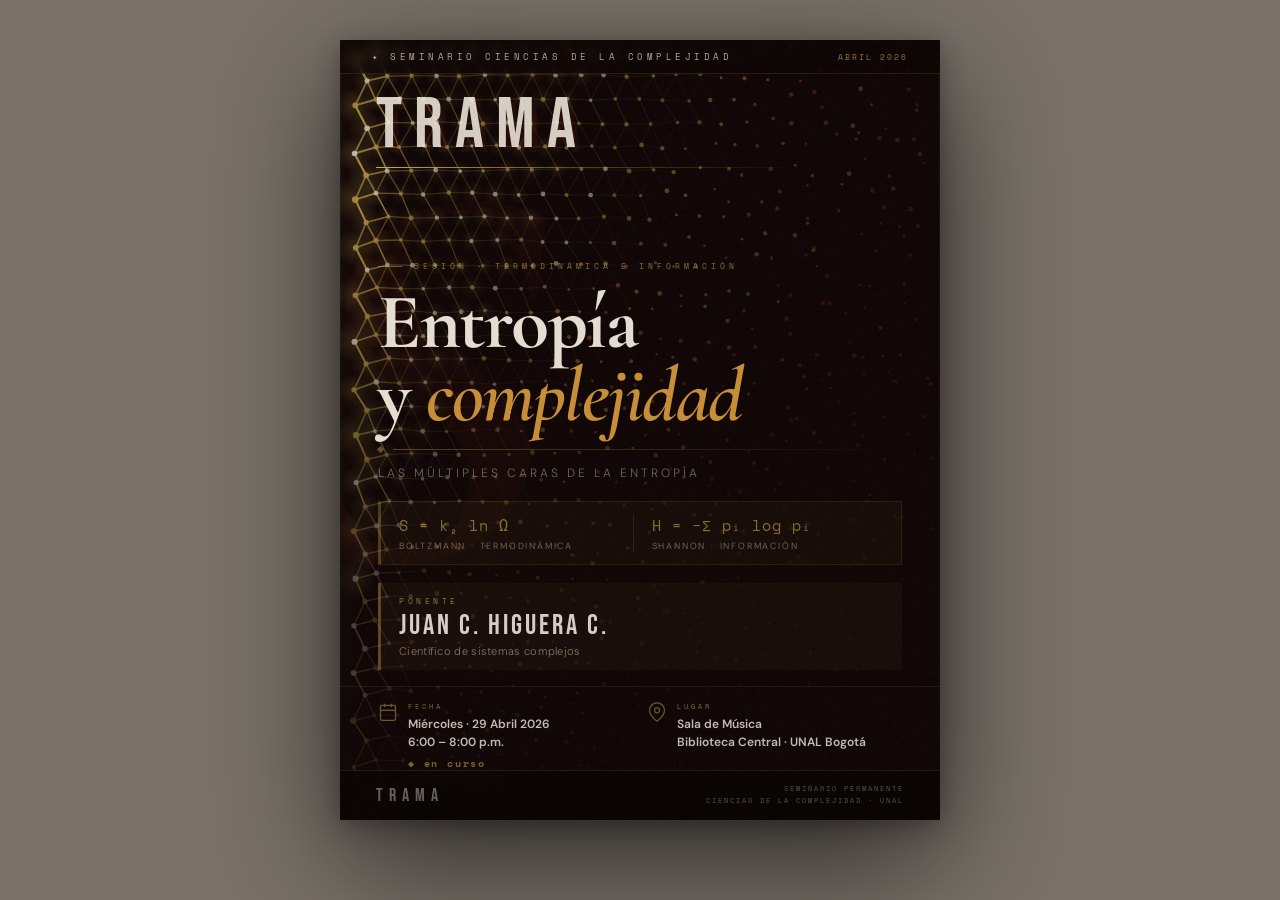
<file: seminario/2026-04-29 Entropia y complejidad.html>
<!DOCTYPE html>
<html lang="es">
<head>
<meta charset="UTF-8">
<meta name="viewport" content="width=device-width, initial-scale=1.0">
<title>TRAMA — Entropía y complejidad</title>
<link href="https://fonts.googleapis.com/css2?family=Bebas+Neue&family=DM+Sans:ital,wght@0,300;0,400;0,500;0,600;0,700;1,300;1,400&family=Space+Mono:wght@400;700&family=Cormorant+Garamond:ital,wght@0,500;0,600;0,700;1,500;1,600;1,700&display=swap" rel="stylesheet">
<style>
  * { margin: 0; padding: 0; box-sizing: border-box; }

  :root {
    --burgundy:    #6A0F0F;
    --deep-wine:   #0E0404;
    --wine:        #7A1830;
    --terracotta:  #A83A20;
    --rust:        #B85A28;
    --gold:        #C9A84C;
    --amber:       #D09438;
    --cream:       #F0E8DC;
    --charcoal:    #1E0E0E;
    --muted:       #7A6A58;
    --muted-lt:    #9A8870;
  }

  body {
    background: #7A726A;
    display: flex;
    justify-content: center;
    align-items: flex-start;
    min-height: 100vh;
    padding: 40px 20px;
    font-family: 'DM Sans', sans-serif;
  }

  .flyer {
    width: 600px;
    height: 780px;
    background: var(--deep-wine);
    position: relative;
    overflow: hidden;
    box-shadow:
      0 40px 120px rgba(0,0,0,0.65),
      0 6px 24px rgba(0,0,0,0.30),
      inset 0 0 0 1px rgba(201,168,76,0.08);
  }

  /* ── CANVAS FULL-BLEED ── */
  #entropyBg {
    position: absolute;
    top: 0; left: 0;
    width: 600px; height: 780px;
    z-index: 1;
  }

  /* ── LAYERED OVERLAY: bottom-heavy darkness ── */
  .overlay {
    position: absolute;
    inset: 0;
    background:
      linear-gradient(180deg,
        rgba(14,4,4,0.28) 0%,
        rgba(14,4,4,0.18) 18%,
        rgba(14,4,4,0.42) 46%,
        rgba(14,4,4,0.72) 74%,
        rgba(14,4,4,0.85) 100%
      );
    z-index: 2;
    pointer-events: none;
  }

  /* ── GRAIN ── */
  .grain {
    position: absolute; inset: 0;
    background-image: url("data:image/svg+xml,%3Csvg viewBox='0 0 256 256' xmlns='http://www.w3.org/2000/svg'%3E%3Cfilter id='n'%3E%3CfeTurbulence type='fractalNoise' baseFrequency='0.82' numOctaves='4' stitchTiles='stitch'/%3E%3C/filter%3E%3Crect width='100%25' height='100%25' filter='url(%23n)' opacity='0.06'/%3E%3C/svg%3E");
    opacity: 0.50;
    z-index: 25;
    mix-blend-mode: screen;
    pointer-events: none;
  }

  /* ── GHOST LETTER S (entropía) ── */
  .ghost-letter {
    position: absolute;
    z-index: 3;
    font-family: 'Cormorant Garamond', serif;
    font-weight: 700;
    font-style: italic;
    font-size: 560px;
    line-height: 1;
    color: var(--terracotta);
    opacity: 0.045;
    top: 60px;
    left: -55px;
    user-select: none;
    pointer-events: none;
    letter-spacing: -30px;
  }

  /* ── TOP STRIP ── */
  .top-strip {
    position: relative;
    z-index: 10;
    padding: 10px 32px;
    border-bottom: 1px solid rgba(201,168,76,0.14);
    background: rgba(10,2,2,0.55);
    backdrop-filter: blur(6px);
    display: flex;
    align-items: center;
    justify-content: space-between;
  }

  .seminario-badge {
    font-family: 'Space Mono', monospace;
    font-size: 9px;
    letter-spacing: 3.5px;
    color: var(--cream);
    text-transform: uppercase;
    opacity: 0.70;
  }

  .date-tag {
    font-family: 'Space Mono', monospace;
    font-size: 8px;
    letter-spacing: 2px;
    color: var(--gold);
    text-transform: uppercase;
    opacity: 0.70;
  }

  /* ── TRAMA LOGO ── */
  .logo-area {
    position: relative;
    z-index: 10;
    padding: 16px 36px 0;
  }

  .trama-logo-wrap {
    position: relative;
    display: inline-block;
    line-height: 1;
  }

  .trama-ghost {
    font-family: 'Bebas Neue', sans-serif;
    font-size: 72px;
    letter-spacing: 12px;
    color: var(--terracotta);
    opacity: 0.09;
    position: absolute;
    top: 5px; left: 5px;
    user-select: none;
    pointer-events: none;
  }

  .trama-solid {
    font-family: 'Bebas Neue', sans-serif;
    font-size: 72px;
    letter-spacing: 12px;
    color: var(--cream);
    position: relative;
    z-index: 2;
    opacity: 0.88;
  }

  .logo-rule {
    width: 100%;
    height: 1px;
    background: linear-gradient(90deg,
      var(--gold) 0%,
      rgba(201,168,76,0.35) 40%,
      transparent 80%);
    margin-top: 5px;
  }

  /* ── MAIN CONTENT BLOCK ── */
  .content-block {
    position: relative;
    z-index: 10;
    padding: 0 38px;
    margin-top: 92px;
  }

  .eyebrow {
    font-family: 'Space Mono', monospace;
    font-size: 8px;
    letter-spacing: 4px;
    color: var(--gold);
    text-transform: uppercase;
    margin-bottom: 14px;
    opacity: 0.65;
    display: flex;
    align-items: center;
    gap: 12px;
  }

  .eyebrow::before {
    content: '';
    display: inline-block;
    width: 24px; height: 1px;
    background: var(--gold);
    opacity: 0.7;
    flex-shrink: 0;
  }

  .main-title {
    font-family: 'Cormorant Garamond', serif;
    font-weight: 700;
    font-size: 78px;
    line-height: 0.93;
    color: var(--cream);
    letter-spacing: -1.5px;
    opacity: 0.95;
  }

  .main-title .accent {
    color: var(--amber);
    font-style: italic;
    font-weight: 600;
  }

  /* diamond + line divider */
  .divider {
    display: flex;
    align-items: center;
    gap: 10px;
    margin: 16px 0 13px;
  }

  .div-diamond {
    width: 5px; height: 5px;
    background: var(--gold);
    opacity: 0.45;
    transform: rotate(45deg);
    flex-shrink: 0;
  }

  .div-line {
    flex: 1;
    height: 1px;
    background: linear-gradient(90deg, rgba(201,168,76,0.35), transparent);
  }

  .subtitle {
    font-family: 'DM Sans', sans-serif;
    font-size: 12px;
    font-weight: 300;
    letter-spacing: 3px;
    text-transform: uppercase;
    color: var(--cream);
    opacity: 0.42;
    transition: opacity 0.65s ease;
  }

  .countdown-line {
    font-family: 'Space Mono', monospace;
    font-size: 10px;
    letter-spacing: 1.8px;
    color: var(--gold);
    opacity: 0.72;
    margin-top: 5px;
    display: block;
  }

  .countdown-label {
    font-family: 'Space Mono', monospace;
    font-size: 7px;
    letter-spacing: 2.5px;
    color: var(--muted-lt);
    opacity: 0.60;
    text-transform: uppercase;
    display: block;
    margin-top: 2px;
  }

  /* ── FORMULA BAR ── */
  .formula-bar {
    position: relative;
    z-index: 10;
    margin: 20px 38px 0;
    padding: 12px 18px;
    border: 1px solid rgba(201,168,76,0.12);
    border-left: 3px solid rgba(201,168,76,0.30);
    background: rgba(201,168,76,0.035);
    display: flex;
    align-items: center;
    gap: 0;
  }

  .formula-item {
    flex: 1;
    display: flex;
    flex-direction: column;
    gap: 4px;
  }

  .formula-item + .formula-item {
    border-left: 1px solid rgba(201,168,76,0.14);
    padding-left: 18px;
    margin-left: 2px;
  }

  .formula-eq {
    font-family: 'Space Mono', monospace;
    font-size: 15px;
    color: var(--gold);
    opacity: 0.62;
    letter-spacing: 1px;
  }

  .formula-caption {
    font-family: 'DM Sans', sans-serif;
    font-size: 9px;
    font-weight: 300;
    color: var(--muted-lt);
    letter-spacing: 1.8px;
    text-transform: uppercase;
    opacity: 0.80;
  }

  /* ── SPEAKER BLOCK — gold accent instead of terracotta ── */
  .speaker-block {
    position: relative;
    z-index: 10;
    margin: 18px 38px 0;
    padding: 12px 18px;
    background: rgba(201,168,76,0.042);
    border-left: 3px solid rgba(201,168,76,0.38);
  }

  .speaker-label {
    font-family: 'Space Mono', monospace;
    font-size: 8px;
    letter-spacing: 3.5px;
    color: var(--gold);
    text-transform: uppercase;
    margin-bottom: 4px;
    opacity: 0.70;
  }

  .speaker-name {
    font-family: 'Bebas Neue', sans-serif;
    font-size: 28px;
    letter-spacing: 3px;
    color: var(--cream);
    line-height: 1.1;
    opacity: 0.88;
  }

  .speaker-role {
    font-family: 'DM Sans', sans-serif;
    font-size: 11px;
    font-weight: 300;
    color: var(--muted-lt);
    margin-top: 2px;
    opacity: 0.85;
    letter-spacing: 0.3px;
  }

  /* ── INFO SECTION ── */
  .info-section {
    position: relative;
    z-index: 10;
    padding: 14px 38px;
    margin-top: 16px;
    border-top: 1px solid rgba(201,168,76,0.10);
    display: grid;
    grid-template-columns: 1fr 1fr;
    gap: 14px;
  }

  .info-item {
    display: flex;
    align-items: flex-start;
    gap: 10px;
  }

  .info-icon {
    width: 20px; height: 20px;
    flex-shrink: 0;
    color: var(--gold);
    opacity: 0.50;
    margin-top: 1px;
  }

  .info-label {
    font-family: 'Space Mono', monospace;
    font-size: 7px;
    letter-spacing: 3px;
    color: var(--gold);
    text-transform: uppercase;
    margin-bottom: 3px;
    opacity: 0.62;
  }

  .info-value {
    font-family: 'DM Sans', sans-serif;
    font-size: 12px;
    font-weight: 600;
    color: var(--cream);
    line-height: 1.5;
    opacity: 0.80;
  }

  /* ── FOOTER ── */
  .footer {
    position: absolute;
    bottom: 0; left: 0; right: 0;
    z-index: 10;
    border-top: 1px solid rgba(201,168,76,0.14);
    background: rgba(8,2,2,0.80);
    backdrop-filter: blur(8px);
    padding: 12px 36px;
    display: flex;
    align-items: center;
    justify-content: space-between;
  }

  .footer-trama {
    font-family: 'Bebas Neue', sans-serif;
    font-size: 18px;
    letter-spacing: 6px;
    color: var(--cream);
    opacity: 0.40;
  }

  .footer-info {
    font-family: 'Space Mono', monospace;
    font-size: 7px;
    letter-spacing: 2px;
    color: var(--cream);
    opacity: 0.32;
    text-transform: uppercase;
    text-align: right;
    line-height: 1.8;
  }
</style>
</head>
<body>

<div class="flyer">

  <canvas id="entropyBg" width="600" height="780"></canvas>
  <div class="overlay"></div>
  <div class="grain"></div>

  <!-- Giant ghost S -->
  <div class="ghost-letter" aria-hidden="true">S</div>

  <!-- TOP STRIP -->
  <div class="top-strip">
    <span class="seminario-badge">✦ Seminario Ciencias de la Complejidad</span>
    <span class="date-tag">Abril 2026</span>
  </div>

  <!-- TRAMA LOGO -->
  <div class="logo-area">
    <div class="trama-logo-wrap">
      <span class="trama-ghost" aria-hidden="true">TRAMA</span>
      <span class="trama-solid">TRAMA</span>
    </div>
    <div class="logo-rule"></div>
  </div>

  <!-- MAIN CONTENT -->
  <div class="content-block">
    <div class="eyebrow">sesión · termodinámica e información</div>
    <h1 class="main-title">
      Entropía<br>y <span class="accent">complejidad</span>
    </h1>
    <div class="divider">
      <div class="div-diamond"></div>
      <div class="div-line"></div>
    </div>
    <p class="subtitle" id="cycling-subtitle">Las múltiples caras de la entropía</p>
  </div>

  <!-- FORMULA BAR -->
  <div class="formula-bar">
    <div class="formula-item">
      <span class="formula-eq">S = k&#x2082; ln &#x03A9;</span>
      <span class="formula-caption">Boltzmann · Termodinámica</span>
    </div>
    <div class="formula-item">
      <span class="formula-eq">H = &#x2212;&#x2211; p&#x1D62; log p&#x1D62;</span>
      <span class="formula-caption">Shannon · Información</span>
    </div>
  </div>

  <!-- SPEAKER -->
  <div class="speaker-block">
    <div class="speaker-label">Ponente</div>
    <div class="speaker-name">Juan C. Higuera C.</div>
    <div class="speaker-role">Científico de sistemas complejos</div>
  </div>

  <!-- INFO -->
  <div class="info-section">
    <div class="info-item">
      <svg class="info-icon" viewBox="0 0 24 24" fill="none" stroke="currentColor" stroke-width="1.5">
        <rect x="3" y="4" width="18" height="18" rx="2"/>
        <line x1="16" y1="2" x2="16" y2="6"/>
        <line x1="8" y1="2" x2="8" y2="6"/>
        <line x1="3" y1="10" x2="21" y2="10"/>
      </svg>
      <div class="info-text">
        <div class="info-label">Fecha</div>
        <div class="info-value">Miércoles · 29 Abril 2026<br>6:00 – 8:00 p.m.<span class="countdown-line" id="countdown-display">——</span><span class="countdown-label">tiempo restante</span></div>
      </div>
    </div>
    <div class="info-item">
      <svg class="info-icon" viewBox="0 0 24 24" fill="none" stroke="currentColor" stroke-width="1.5">
        <path d="M21 10c0 7-9 13-9 13s-9-6-9-13a9 9 0 0 1 18 0z"/>
        <circle cx="12" cy="10" r="3"/>
      </svg>
      <div class="info-text">
        <div class="info-label">Lugar</div>
        <div class="info-value">Sala de Música<br>Biblioteca Central · UNAL Bogotá</div>
      </div>
    </div>
  </div>

  <!-- FOOTER -->
  <div class="footer">
    <span class="footer-trama">TRAMA</span>
    <span class="footer-info">Seminario permanente<br>Ciencias de la Complejidad · UNAL</span>
  </div>

</div>

<script>
// ══════════════════════════════════════════════════════════════
// ENTROPY LATTICE — Crystal order → thermal disorder
//
// Left column: perfect gold lattice (low entropy, S≈0)
//   • dots on regular grid
//   • small synchronized vibrations (thermal motion, kT → 0)
//   • gold crystal bonds connecting neighbors
//
// Middle columns: transition zone (S increasing)
//   • lattice begins to deform
//   • bonds thin out and disappear
//   • colors shift amber → terracotta
//
// Right zone: disordered gas (high entropy, S → max)
//   • dots scattered at random positions
//   • large erratic Brownian motion
//   • no bonds, low opacity, fading into darkness
// ══════════════════════════════════════════════════════════════

const canvas = document.getElementById('entropyBg');
const ctx    = canvas.getContext('2d');
const W = 600, H = 780;

// ── Deterministic LCG seeded random ──
function makeLCG(seed) {
  let s = seed >>> 0;
  return () => {
    s = Math.imul(1664525, s) + 1013904223 >>> 0;
    return s / 0xFFFFFFFF;
  };
}

const COLS = 25, ROWS = 33;
const cW   = W / COLS;          // ~24px per cell
const cH   = H / ROWS;          // ~23.6px per cell

// ── Build dots ──
const dots = [];
const rng  = makeLCG(42);

for (let row = 0; row < ROWS; row++) {
  for (let col = 0; col < COLS; col++) {
    // Entropy gradient: diagonal from top-left (0) to bottom-right (1)
    // Emphasise horizontal spread (entropy revealed left→right)
    const nx = col / (COLS - 1);
    const ny = row / (ROWS - 1);
    const entropy = Math.pow(nx * 0.62 + ny * 0.38, 1.15);

    // Grid (crystalline) base position — slight honeycomb offset on odd rows
    const hexOff = (row % 2 === 1) ? cW * 0.5 : 0;
    const bx = cW * 0.5 + col * cW + hexOff;
    const by = cH * 0.5 + row * cH;

    // Pre-computed random scatter destination (used in disordered zone)
    const r1 = rng(), r2 = rng();
    const scatterX = (r1 - 0.5) * cW * 3.2;
    const scatterY = (r2 - 0.5) * cH * 3.2;

    // Animation phase parameters
    const phase  = rng() * Math.PI * 2;
    const freqX  = 0.5 + rng() * 0.7;
    const freqY  = 0.5 + rng() * 0.7;

    // Base radius varies with zone
    const baseR  = entropy < 0.30
      ? 1.7 + rng() * 0.8                // crisp crystal dots
      : entropy < 0.62
        ? 1.2 + rng() * 1.2              // transition
        : 0.8 + rng() * 1.6;             // scattered, variable

    const colorR = rng();                 // used for color selection

    dots.push({ col, row, bx, by, scatterX, scatterY,
                entropy, phase, freqX, freqY, baseR, colorR });
  }
}

// ── Crystal bonds (only ordered zone) ──
const bonds = [];
for (let i = 0; i < dots.length; i++) {
  const d = dots[i];
  if (d.entropy > 0.44) continue;

  // Right neighbor
  const right = dots.find(n => n.col === d.col + 1 && n.row === d.row);
  // Down neighbor
  const down  = dots.find(n => n.col === d.col && n.row === d.row + 1);
  // Down-right (for hexagonal flavour on odd rows)
  const diagR = dots.find(n =>
    n.col === d.col + (d.row % 2 === 1 ? 1 : 0) &&
    n.row === d.row + 1
  );

  for (const nb of [right, down, diagR]) {
    if (nb && nb.entropy < 0.44) {
      bonds.push({
        a: i,
        b: dots.indexOf(nb),
        avgE: (d.entropy + nb.entropy) / 2
      });
    }
  }
}

// ── Color palettes ──
const GOLD  = [201, 168,  76];
const AMBER = [212, 148,  56];
const TERRA = [168,  58,  32];
const RUST  = [185,  90,  40];
const CREAM = [240, 232, 220];

function rgba([r,g,b], a) { return `rgba(${r},${g},${b},${a.toFixed(3)})`; }

// ── Color interpolation for transition zone ──
function lerpColor(ca, cb, t) {
  return [
    ca[0] + (cb[0]-ca[0])*t,
    ca[1] + (cb[1]-ca[1])*t,
    ca[2] + (cb[2]-ca[2])*t,
  ];
}

// ── Main draw loop ──
let t = 0;

// ── Reverberation wave: sweeps left→right every 5 seconds ──
// waveX is the current position of the wave front (px)
let waveX = -80;
const WAVE_PERIOD_S = 5;          // seconds for one full sweep
const waveSpeed     = (W + 160) / (WAVE_PERIOD_S * 60); // px per frame @ ~60fps

function draw() {
  ctx.clearRect(0, 0, W, H);
  t += 0.0055;

  // Advance wave
  waveX += waveSpeed;
  if (waveX > W + 80) waveX = -80;

  // ── Draw soft wave-front glow ──
  const wg = ctx.createLinearGradient(waveX - 48, 0, waveX + 20, 0);
  wg.addColorStop(0,   'rgba(201,168,76,0.00)');
  wg.addColorStop(0.5, 'rgba(201,168,76,0.055)');
  wg.addColorStop(1,   'rgba(201,168,76,0.00)');
  ctx.fillStyle = wg;
  ctx.fillRect(waveX - 48, 0, 68, H);

  // Compute live positions
  const pos = dots.map(d => {
    const e = d.entropy;

    // Base thermal vibration amplitude
    let ampX, ampY;
    if (e < 0.32) {
      ampX = 0.6 + e * 3.5;
      ampY = 0.6 + e * 3.5;
    } else if (e < 0.62) {
      const tf = (e - 0.32) / 0.30;
      ampX = 1.7 + tf * 12;
      ampY = 1.7 + tf * 12;
    } else {
      const df = (e - 0.62) / 0.38;
      ampX = 16 + df * 14;
      ampY = 16 + df * 14;
    }

    const ox = Math.sin(t * d.freqX + d.phase)        * ampX;
    const oy = Math.cos(t * d.freqY + d.phase * 1.37) * ampY;

    // ── Reverberation displacement ──
    // behindDist > 0 means the wave has already passed this dot
    const behindDist = waveX - d.bx;
    let rox = 0, roy = 0;

    if (behindDist > -30 && behindDist < 260) {
      // Leading edge: brief pre-compression just before the front hits
      const lead    = Math.max(0, 1 - Math.abs(behindDist + 12) / 28);
      // Trailing ring: decaying oscillation in the wake of the wave
      const wake    = behindDist > 0
        ? Math.exp(-behindDist / 72) * Math.sin(behindDist * 0.19 + d.phase * 0.4)
        : 0;

      // Crystal dots reverberate more (stiff lattice) ; disordered less
      const strength = 7.5 * (1 - e * 0.5);
      rox = (lead * 0.5 + wake * 0.35) * strength;
      roy = (lead       + wake        ) * strength;
    }

    const scatterMix = Math.max(0, (e - 0.38) / 0.62);
    const x = d.bx + ox + rox + d.scatterX * scatterMix * 0.55;
    const y = d.by + oy + roy + d.scatterY * scatterMix * 0.55;

    return { x, y };
  });

  // ── Draw crystal bonds ──
  for (const bond of bonds) {
    const pa = pos[bond.a];
    const pb = pos[bond.b];
    const e  = bond.avgE;

    // Bonds near the wave front flash brighter
    const da   = dots[bond.a];
    const wavePx = Math.abs(waveX - da.bx);
    const waveFlash = Math.exp(-wavePx * wavePx / (38 * 38)) * 0.55;

    const alpha = Math.max(0, (0.44 - e) / 0.44) * 0.65;
    const lw    = 0.4 + (1 - e / 0.44) * 0.9;

    ctx.beginPath();
    ctx.moveTo(pa.x, pa.y);
    ctx.lineTo(pb.x, pb.y);
    ctx.strokeStyle = rgba(GOLD, Math.min(0.9, alpha * 0.55 + waveFlash));
    ctx.lineWidth   = lw + waveFlash * 1.2;
    ctx.stroke();
  }

  // ── Draw dots ──
  for (let i = 0; i < dots.length; i++) {
    const d = dots[i];
    const p = pos[i];
    const e = d.entropy;

    // Clip dots that escaped far off-canvas
    if (p.x < -60 || p.x > W+60 || p.y < -60 || p.y > H+60) continue;

    // Determine color and opacity by entropy zone
    let color, alpha;

    if (e < 0.28) {
      // Pure crystal zone — gold, high opacity
      color = d.colorR < 0.55 ? GOLD : CREAM;
      alpha = 0.70 - e * 0.60;
    } else if (e < 0.55) {
      // Transition — blend gold→amber→terracotta
      const tf = (e - 0.28) / 0.27;
      color = d.colorR < 0.5
        ? lerpColor(GOLD,  AMBER,  tf)
        : lerpColor(AMBER, TERRA, tf);
      alpha = 0.52 - tf * 0.22;
    } else {
      // Disordered — terracotta/rust, fading
      const df = (e - 0.55) / 0.45;
      color = d.colorR < 0.5 ? TERRA : RUST;
      alpha = Math.max(0.04, 0.30 - df * 0.24);
    }

    // Halo glow for ordered dots — amplified at wave front
    const dotWavePx = Math.abs(waveX - d.bx);
    const dotWaveFlash = Math.exp(-dotWavePx * dotWavePx / (32 * 32));

    if (e < 0.22) {
      const gr = d.baseR * (5.5 + dotWaveFlash * 4);
      const grd = ctx.createRadialGradient(p.x, p.y, 0, p.x, p.y, gr);
      grd.addColorStop(0, rgba(GOLD, 0.11 + dotWaveFlash * 0.18));
      grd.addColorStop(1, rgba(GOLD, 0.0));
      ctx.beginPath();
      ctx.arc(p.x, p.y, gr, 0, Math.PI * 2);
      ctx.fillStyle = grd;
      ctx.fill();
    }

    // Core dot — brightens as wave passes
    ctx.beginPath();
    ctx.arc(p.x, p.y, d.baseR + dotWaveFlash * 0.9, 0, Math.PI * 2);
    ctx.fillStyle = rgba(color, Math.min(0.95, alpha + dotWaveFlash * 0.35));
    ctx.fill();
  }

  requestAnimationFrame(draw);
}

draw();

// ══════════════════════════════════════════════════════════════
// COUNTDOWN — tiempo restante hasta la charla
// El tiempo avanza irreversiblemente (ΔS > 0)
// ══════════════════════════════════════════════════════════════

const EVENT_DATE = new Date('2026-04-29T18:00:00-05:00');

function updateCountdown() {
  const el = document.getElementById('countdown-display');
  if (!el) return;
  const diff = EVENT_DATE - Date.now();

  if (diff <= 0) {
    el.textContent = '◆  en curso';
    return;
  }

  const days  = Math.floor(diff / 86400000);
  const hours = Math.floor((diff % 86400000) / 3600000);
  const mins  = Math.floor((diff % 3600000)  / 60000);
  const secs  = Math.floor((diff % 60000)    / 1000);
  const p = n => String(n).padStart(2, '0');

  el.textContent = days > 0
    ? `${days}d · ${p(hours)}h · ${p(mins)}m · ${p(secs)}s`
    : `${p(hours)}h · ${p(mins)}m · ${p(secs)}s`;
}

updateCountdown();
setInterval(updateCountdown, 1000);

// ══════════════════════════════════════════════════════════════
// CYCLING SUBTITLE — las múltiples caras de la entropía
// ══════════════════════════════════════════════════════════════

const subtitles = [
  'Las múltiples caras de la entropía',
  'Termodinámica · Información · Complejidad',
  'Condiciones entrópicas para la autoorganización',
  'Del desorden emerge la complejidad',
  'S = k\u2082 ln \u03A9 = \u2212\u2211 p\u1D62 log p\u1D62',
];

let subIdx = 0;
const subEl = document.getElementById('cycling-subtitle');
subEl.style.opacity = '0.42';

setInterval(() => {
  subEl.style.opacity = '0';
  setTimeout(() => {
    subIdx = (subIdx + 1) % subtitles.length;
    subEl.textContent = subtitles[subIdx];
    subEl.style.opacity = '0.42';
  }, 680);
}, 4800);
</script>
</body>
</html>
</file>
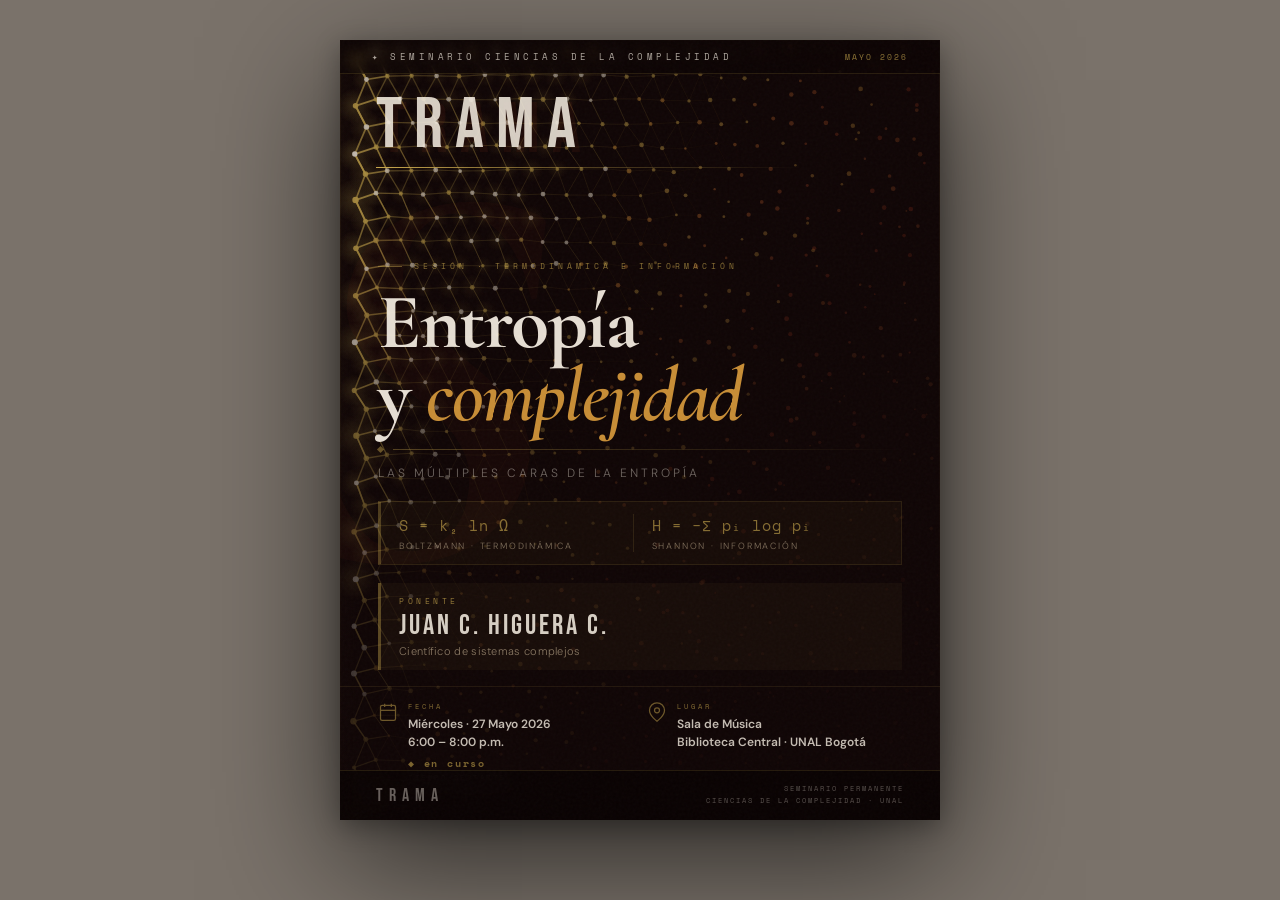
<file: seminario/2026-05-27_Entropia_y_complejidad.html>
<!DOCTYPE html>
<html lang="es">
<head>
<meta charset="UTF-8">
<meta name="viewport" content="width=device-width, initial-scale=1.0">
<title>TRAMA — Entropía y complejidad</title>
<link href="https://fonts.googleapis.com/css2?family=Bebas+Neue&family=DM+Sans:ital,wght@0,300;0,400;0,500;0,600;0,700;1,300;1,400&family=Space+Mono:wght@400;700&family=Cormorant+Garamond:ital,wght@0,500;0,600;0,700;1,500;1,600;1,700&display=swap" rel="stylesheet">
<style>
  * { margin: 0; padding: 0; box-sizing: border-box; }

  :root {
    --burgundy:    #6A0F0F;
    --deep-wine:   #0E0404;
    --wine:        #7A1830;
    --terracotta:  #A83A20;
    --rust:        #B85A28;
    --gold:        #C9A84C;
    --amber:       #D09438;
    --cream:       #F0E8DC;
    --charcoal:    #1E0E0E;
    --muted:       #7A6A58;
    --muted-lt:    #9A8870;
  }

  body {
    background: #7A726A;
    display: flex;
    justify-content: center;
    align-items: flex-start;
    min-height: 100vh;
    padding: 40px 20px;
    font-family: 'DM Sans', sans-serif;
  }

  .flyer {
    width: 600px;
    height: 780px;
    background: var(--deep-wine);
    position: relative;
    overflow: hidden;
    box-shadow:
      0 40px 120px rgba(0,0,0,0.65),
      0 6px 24px rgba(0,0,0,0.30),
      inset 0 0 0 1px rgba(201,168,76,0.08);
  }

  /* ── CANVAS FULL-BLEED ── */
  #entropyBg {
    position: absolute;
    top: 0; left: 0;
    width: 600px; height: 780px;
    z-index: 1;
  }

  /* ── LAYERED OVERLAY: bottom-heavy darkness ── */
  .overlay {
    position: absolute;
    inset: 0;
    background:
      linear-gradient(180deg,
        rgba(14,4,4,0.28) 0%,
        rgba(14,4,4,0.18) 18%,
        rgba(14,4,4,0.42) 46%,
        rgba(14,4,4,0.72) 74%,
        rgba(14,4,4,0.85) 100%
      );
    z-index: 2;
    pointer-events: none;
  }

  /* ── GRAIN ── */
  .grain {
    position: absolute; inset: 0;
    background-image: url("data:image/svg+xml,%3Csvg viewBox='0 0 256 256' xmlns='http://www.w3.org/2000/svg'%3E%3Cfilter id='n'%3E%3CfeTurbulence type='fractalNoise' baseFrequency='0.82' numOctaves='4' stitchTiles='stitch'/%3E%3C/filter%3E%3Crect width='100%25' height='100%25' filter='url(%23n)' opacity='0.06'/%3E%3C/svg%3E");
    opacity: 0.50;
    z-index: 25;
    mix-blend-mode: screen;
    pointer-events: none;
  }

  /* ── GHOST LETTER S (entropía) ── */
  .ghost-letter {
    position: absolute;
    z-index: 3;
    font-family: 'Cormorant Garamond', serif;
    font-weight: 700;
    font-style: italic;
    font-size: 560px;
    line-height: 1;
    color: var(--terracotta);
    opacity: 0.045;
    top: 60px;
    left: -55px;
    user-select: none;
    pointer-events: none;
    letter-spacing: -30px;
  }

  /* ── TOP STRIP ── */
  .top-strip {
    position: relative;
    z-index: 10;
    padding: 10px 32px;
    border-bottom: 1px solid rgba(201,168,76,0.14);
    background: rgba(10,2,2,0.55);
    backdrop-filter: blur(6px);
    display: flex;
    align-items: center;
    justify-content: space-between;
  }

  .seminario-badge {
    font-family: 'Space Mono', monospace;
    font-size: 9px;
    letter-spacing: 3.5px;
    color: var(--cream);
    text-transform: uppercase;
    opacity: 0.70;
  }

  .date-tag {
    font-family: 'Space Mono', monospace;
    font-size: 8px;
    letter-spacing: 2px;
    color: var(--gold);
    text-transform: uppercase;
    opacity: 0.70;
  }

  /* ── TRAMA LOGO ── */
  .logo-area {
    position: relative;
    z-index: 10;
    padding: 16px 36px 0;
  }

  .trama-logo-wrap {
    position: relative;
    display: inline-block;
    line-height: 1;
  }

  .trama-ghost {
    font-family: 'Bebas Neue', sans-serif;
    font-size: 72px;
    letter-spacing: 12px;
    color: var(--terracotta);
    opacity: 0.09;
    position: absolute;
    top: 5px; left: 5px;
    user-select: none;
    pointer-events: none;
  }

  .trama-solid {
    font-family: 'Bebas Neue', sans-serif;
    font-size: 72px;
    letter-spacing: 12px;
    color: var(--cream);
    position: relative;
    z-index: 2;
    opacity: 0.88;
  }

  .logo-rule {
    width: 100%;
    height: 1px;
    background: linear-gradient(90deg,
      var(--gold) 0%,
      rgba(201,168,76,0.35) 40%,
      transparent 80%);
    margin-top: 5px;
  }

  /* ── MAIN CONTENT BLOCK ── */
  .content-block {
    position: relative;
    z-index: 10;
    padding: 0 38px;
    margin-top: 92px;
  }

  .eyebrow {
    font-family: 'Space Mono', monospace;
    font-size: 8px;
    letter-spacing: 4px;
    color: var(--gold);
    text-transform: uppercase;
    margin-bottom: 14px;
    opacity: 0.65;
    display: flex;
    align-items: center;
    gap: 12px;
  }

  .eyebrow::before {
    content: '';
    display: inline-block;
    width: 24px; height: 1px;
    background: var(--gold);
    opacity: 0.7;
    flex-shrink: 0;
  }

  .main-title {
    font-family: 'Cormorant Garamond', serif;
    font-weight: 700;
    font-size: 78px;
    line-height: 0.93;
    color: var(--cream);
    letter-spacing: -1.5px;
    opacity: 0.95;
  }

  .main-title .accent {
    color: var(--amber);
    font-style: italic;
    font-weight: 600;
  }

  /* diamond + line divider */
  .divider {
    display: flex;
    align-items: center;
    gap: 10px;
    margin: 16px 0 13px;
  }

  .div-diamond {
    width: 5px; height: 5px;
    background: var(--gold);
    opacity: 0.45;
    transform: rotate(45deg);
    flex-shrink: 0;
  }

  .div-line {
    flex: 1;
    height: 1px;
    background: linear-gradient(90deg, rgba(201,168,76,0.35), transparent);
  }

  .subtitle {
    font-family: 'DM Sans', sans-serif;
    font-size: 12px;
    font-weight: 300;
    letter-spacing: 3px;
    text-transform: uppercase;
    color: var(--cream);
    opacity: 0.42;
    transition: opacity 0.65s ease;
  }

  .countdown-line {
    font-family: 'Space Mono', monospace;
    font-size: 10px;
    letter-spacing: 1.8px;
    color: var(--gold);
    opacity: 0.72;
    margin-top: 5px;
    display: block;
  }

  .countdown-label {
    font-family: 'Space Mono', monospace;
    font-size: 7px;
    letter-spacing: 2.5px;
    color: var(--muted-lt);
    opacity: 0.60;
    text-transform: uppercase;
    display: block;
    margin-top: 2px;
  }

  /* ── FORMULA BAR ── */
  .formula-bar {
    position: relative;
    z-index: 10;
    margin: 20px 38px 0;
    padding: 12px 18px;
    border: 1px solid rgba(201,168,76,0.12);
    border-left: 3px solid rgba(201,168,76,0.30);
    background: rgba(201,168,76,0.035);
    display: flex;
    align-items: center;
    gap: 0;
  }

  .formula-item {
    flex: 1;
    display: flex;
    flex-direction: column;
    gap: 4px;
  }

  .formula-item + .formula-item {
    border-left: 1px solid rgba(201,168,76,0.14);
    padding-left: 18px;
    margin-left: 2px;
  }

  .formula-eq {
    font-family: 'Space Mono', monospace;
    font-size: 15px;
    color: var(--gold);
    opacity: 0.62;
    letter-spacing: 1px;
  }

  .formula-caption {
    font-family: 'DM Sans', sans-serif;
    font-size: 9px;
    font-weight: 300;
    color: var(--muted-lt);
    letter-spacing: 1.8px;
    text-transform: uppercase;
    opacity: 0.80;
  }

  /* ── SPEAKER BLOCK — gold accent instead of terracotta ── */
  .speaker-block {
    position: relative;
    z-index: 10;
    margin: 18px 38px 0;
    padding: 12px 18px;
    background: rgba(201,168,76,0.042);
    border-left: 3px solid rgba(201,168,76,0.38);
  }

  .speaker-label {
    font-family: 'Space Mono', monospace;
    font-size: 8px;
    letter-spacing: 3.5px;
    color: var(--gold);
    text-transform: uppercase;
    margin-bottom: 4px;
    opacity: 0.70;
  }

  .speaker-name {
    font-family: 'Bebas Neue', sans-serif;
    font-size: 28px;
    letter-spacing: 3px;
    color: var(--cream);
    line-height: 1.1;
    opacity: 0.88;
  }

  .speaker-role {
    font-family: 'DM Sans', sans-serif;
    font-size: 11px;
    font-weight: 300;
    color: var(--muted-lt);
    margin-top: 2px;
    opacity: 0.85;
    letter-spacing: 0.3px;
  }

  /* ── INFO SECTION ── */
  .info-section {
    position: relative;
    z-index: 10;
    padding: 14px 38px;
    margin-top: 16px;
    border-top: 1px solid rgba(201,168,76,0.10);
    display: grid;
    grid-template-columns: 1fr 1fr;
    gap: 14px;
  }

  .info-item {
    display: flex;
    align-items: flex-start;
    gap: 10px;
  }

  .info-icon {
    width: 20px; height: 20px;
    flex-shrink: 0;
    color: var(--gold);
    opacity: 0.50;
    margin-top: 1px;
  }

  .info-label {
    font-family: 'Space Mono', monospace;
    font-size: 7px;
    letter-spacing: 3px;
    color: var(--gold);
    text-transform: uppercase;
    margin-bottom: 3px;
    opacity: 0.62;
  }

  .info-value {
    font-family: 'DM Sans', sans-serif;
    font-size: 12px;
    font-weight: 600;
    color: var(--cream);
    line-height: 1.5;
    opacity: 0.80;
  }

  /* ── FOOTER ── */
  .footer {
    position: absolute;
    bottom: 0; left: 0; right: 0;
    z-index: 10;
    border-top: 1px solid rgba(201,168,76,0.14);
    background: rgba(8,2,2,0.80);
    backdrop-filter: blur(8px);
    padding: 12px 36px;
    display: flex;
    align-items: center;
    justify-content: space-between;
  }

  .footer-trama {
    font-family: 'Bebas Neue', sans-serif;
    font-size: 18px;
    letter-spacing: 6px;
    color: var(--cream);
    opacity: 0.40;
  }

  .footer-info {
    font-family: 'Space Mono', monospace;
    font-size: 7px;
    letter-spacing: 2px;
    color: var(--cream);
    opacity: 0.32;
    text-transform: uppercase;
    text-align: right;
    line-height: 1.8;
  }
</style>
</head>
<body>

<div class="flyer">

  <canvas id="entropyBg" width="600" height="780"></canvas>
  <div class="overlay"></div>
  <div class="grain"></div>

  <!-- Giant ghost S -->
  <div class="ghost-letter" aria-hidden="true">S</div>

  <!-- TOP STRIP -->
  <div class="top-strip">
    <span class="seminario-badge">✦ Seminario Ciencias de la Complejidad</span>
    <span class="date-tag">Mayo 2026</span>
  </div>

  <!-- TRAMA LOGO -->
  <div class="logo-area">
    <div class="trama-logo-wrap">
      <span class="trama-ghost" aria-hidden="true">TRAMA</span>
      <span class="trama-solid">TRAMA</span>
    </div>
    <div class="logo-rule"></div>
  </div>

  <!-- MAIN CONTENT -->
  <div class="content-block">
    <div class="eyebrow">sesión · termodinámica e información</div>
    <h1 class="main-title">
      Entropía<br>y <span class="accent">complejidad</span>
    </h1>
    <div class="divider">
      <div class="div-diamond"></div>
      <div class="div-line"></div>
    </div>
    <p class="subtitle" id="cycling-subtitle">Las múltiples caras de la entropía</p>
  </div>

  <!-- FORMULA BAR -->
  <div class="formula-bar">
    <div class="formula-item">
      <span class="formula-eq">S = k&#x2082; ln &#x03A9;</span>
      <span class="formula-caption">Boltzmann · Termodinámica</span>
    </div>
    <div class="formula-item">
      <span class="formula-eq">H = &#x2212;&#x2211; p&#x1D62; log p&#x1D62;</span>
      <span class="formula-caption">Shannon · Información</span>
    </div>
  </div>

  <!-- SPEAKER -->
  <div class="speaker-block">
    <div class="speaker-label">Ponente</div>
    <div class="speaker-name">Juan C. Higuera C.</div>
    <div class="speaker-role">Científico de sistemas complejos</div>
  </div>

  <!-- INFO -->
  <div class="info-section">
    <div class="info-item">
      <svg class="info-icon" viewBox="0 0 24 24" fill="none" stroke="currentColor" stroke-width="1.5">
        <rect x="3" y="4" width="18" height="18" rx="2"/>
        <line x1="16" y1="2" x2="16" y2="6"/>
        <line x1="8" y1="2" x2="8" y2="6"/>
        <line x1="3" y1="10" x2="21" y2="10"/>
      </svg>
      <div class="info-text">
        <div class="info-label">Fecha</div>
        <div class="info-value">Miércoles · 27 Mayo 2026<br>6:00 – 8:00 p.m.<span class="countdown-line" id="countdown-display">——</span><span class="countdown-label">tiempo restante</span></div>
      </div>
    </div>
    <div class="info-item">
      <svg class="info-icon" viewBox="0 0 24 24" fill="none" stroke="currentColor" stroke-width="1.5">
        <path d="M21 10c0 7-9 13-9 13s-9-6-9-13a9 9 0 0 1 18 0z"/>
        <circle cx="12" cy="10" r="3"/>
      </svg>
      <div class="info-text">
        <div class="info-label">Lugar</div>
        <div class="info-value">Sala de Música<br>Biblioteca Central · UNAL Bogotá</div>
      </div>
    </div>
  </div>

  <!-- FOOTER -->
  <div class="footer">
    <span class="footer-trama">TRAMA</span>
    <span class="footer-info">Seminario permanente<br>Ciencias de la Complejidad · UNAL</span>
  </div>

</div>

<script>
// ══════════════════════════════════════════════════════════════
// ENTROPY LATTICE — Crystal order → thermal disorder
//
// Left column: perfect gold lattice (low entropy, S≈0)
//   • dots on regular grid
//   • small synchronized vibrations (thermal motion, kT → 0)
//   • gold crystal bonds connecting neighbors
//
// Middle columns: transition zone (S increasing)
//   • lattice begins to deform
//   • bonds thin out and disappear
//   • colors shift amber → terracotta
//
// Right zone: disordered gas (high entropy, S → max)
//   • dots scattered at random positions
//   • large erratic Brownian motion
//   • no bonds, low opacity, fading into darkness
// ══════════════════════════════════════════════════════════════

const canvas = document.getElementById('entropyBg');
const ctx    = canvas.getContext('2d');
const W = 600, H = 780;

// ── Deterministic LCG seeded random ──
function makeLCG(seed) {
  let s = seed >>> 0;
  return () => {
    s = Math.imul(1664525, s) + 1013904223 >>> 0;
    return s / 0xFFFFFFFF;
  };
}

const COLS = 25, ROWS = 33;
const cW   = W / COLS;          // ~24px per cell
const cH   = H / ROWS;          // ~23.6px per cell

// ── Build dots ──
const dots = [];
const rng  = makeLCG(42);

for (let row = 0; row < ROWS; row++) {
  for (let col = 0; col < COLS; col++) {
    // Entropy gradient: diagonal from top-left (0) to bottom-right (1)
    // Emphasise horizontal spread (entropy revealed left→right)
    const nx = col / (COLS - 1);
    const ny = row / (ROWS - 1);
    const entropy = Math.pow(nx * 0.62 + ny * 0.38, 1.15);

    // Grid (crystalline) base position — slight honeycomb offset on odd rows
    const hexOff = (row % 2 === 1) ? cW * 0.5 : 0;
    const bx = cW * 0.5 + col * cW + hexOff;
    const by = cH * 0.5 + row * cH;

    // Pre-computed random scatter destination (used in disordered zone)
    const r1 = rng(), r2 = rng();
    const scatterX = (r1 - 0.5) * cW * 3.2;
    const scatterY = (r2 - 0.5) * cH * 3.2;

    // Animation phase parameters
    const phase  = rng() * Math.PI * 2;
    const freqX  = 0.5 + rng() * 0.7;
    const freqY  = 0.5 + rng() * 0.7;

    // Base radius varies with zone
    const baseR  = entropy < 0.30
      ? 1.7 + rng() * 0.8                // crisp crystal dots
      : entropy < 0.62
        ? 1.2 + rng() * 1.2              // transition
        : 0.8 + rng() * 1.6;             // scattered, variable

    const colorR = rng();                 // used for color selection

    dots.push({ col, row, bx, by, scatterX, scatterY,
                entropy, phase, freqX, freqY, baseR, colorR });
  }
}

// ── Crystal bonds (only ordered zone) ──
const bonds = [];
for (let i = 0; i < dots.length; i++) {
  const d = dots[i];
  if (d.entropy > 0.44) continue;

  // Right neighbor
  const right = dots.find(n => n.col === d.col + 1 && n.row === d.row);
  // Down neighbor
  const down  = dots.find(n => n.col === d.col && n.row === d.row + 1);
  // Down-right (for hexagonal flavour on odd rows)
  const diagR = dots.find(n =>
    n.col === d.col + (d.row % 2 === 1 ? 1 : 0) &&
    n.row === d.row + 1
  );

  for (const nb of [right, down, diagR]) {
    if (nb && nb.entropy < 0.44) {
      bonds.push({
        a: i,
        b: dots.indexOf(nb),
        avgE: (d.entropy + nb.entropy) / 2
      });
    }
  }
}

// ── Color palettes ──
const GOLD  = [201, 168,  76];
const AMBER = [212, 148,  56];
const TERRA = [168,  58,  32];
const RUST  = [185,  90,  40];
const CREAM = [240, 232, 220];

function rgba([r,g,b], a) { return `rgba(${r},${g},${b},${a.toFixed(3)})`; }

// ── Color interpolation for transition zone ──
function lerpColor(ca, cb, t) {
  return [
    ca[0] + (cb[0]-ca[0])*t,
    ca[1] + (cb[1]-ca[1])*t,
    ca[2] + (cb[2]-ca[2])*t,
  ];
}

// ── Main draw loop ──
let t = 0;

// ── Reverberation wave: sweeps left→right every 5 seconds ──
// waveX is the current position of the wave front (px)
let waveX = -80;
const WAVE_PERIOD_S = 5;          // seconds for one full sweep
const waveSpeed     = (W + 160) / (WAVE_PERIOD_S * 60); // px per frame @ ~60fps

function draw() {
  ctx.clearRect(0, 0, W, H);
  t += 0.0055;

  // Advance wave
  waveX += waveSpeed;
  if (waveX > W + 80) waveX = -80;

  // ── Draw soft wave-front glow ──
  const wg = ctx.createLinearGradient(waveX - 48, 0, waveX + 20, 0);
  wg.addColorStop(0,   'rgba(201,168,76,0.00)');
  wg.addColorStop(0.5, 'rgba(201,168,76,0.055)');
  wg.addColorStop(1,   'rgba(201,168,76,0.00)');
  ctx.fillStyle = wg;
  ctx.fillRect(waveX - 48, 0, 68, H);

  // Compute live positions
  const pos = dots.map(d => {
    const e = d.entropy;

    // Base thermal vibration amplitude
    let ampX, ampY;
    if (e < 0.32) {
      ampX = 0.6 + e * 3.5;
      ampY = 0.6 + e * 3.5;
    } else if (e < 0.62) {
      const tf = (e - 0.32) / 0.30;
      ampX = 1.7 + tf * 12;
      ampY = 1.7 + tf * 12;
    } else {
      const df = (e - 0.62) / 0.38;
      ampX = 16 + df * 14;
      ampY = 16 + df * 14;
    }

    const ox = Math.sin(t * d.freqX + d.phase)        * ampX;
    const oy = Math.cos(t * d.freqY + d.phase * 1.37) * ampY;

    // ── Reverberation displacement ──
    // behindDist > 0 means the wave has already passed this dot
    const behindDist = waveX - d.bx;
    let rox = 0, roy = 0;

    if (behindDist > -30 && behindDist < 260) {
      // Leading edge: brief pre-compression just before the front hits
      const lead    = Math.max(0, 1 - Math.abs(behindDist + 12) / 28);
      // Trailing ring: decaying oscillation in the wake of the wave
      const wake    = behindDist > 0
        ? Math.exp(-behindDist / 72) * Math.sin(behindDist * 0.19 + d.phase * 0.4)
        : 0;

      // Crystal dots reverberate more (stiff lattice) ; disordered less
      const strength = 7.5 * (1 - e * 0.5);
      rox = (lead * 0.5 + wake * 0.35) * strength;
      roy = (lead       + wake        ) * strength;
    }

    const scatterMix = Math.max(0, (e - 0.38) / 0.62);
    const x = d.bx + ox + rox + d.scatterX * scatterMix * 0.55;
    const y = d.by + oy + roy + d.scatterY * scatterMix * 0.55;

    return { x, y };
  });

  // ── Draw crystal bonds ──
  for (const bond of bonds) {
    const pa = pos[bond.a];
    const pb = pos[bond.b];
    const e  = bond.avgE;

    // Bonds near the wave front flash brighter
    const da   = dots[bond.a];
    const wavePx = Math.abs(waveX - da.bx);
    const waveFlash = Math.exp(-wavePx * wavePx / (38 * 38)) * 0.55;

    const alpha = Math.max(0, (0.44 - e) / 0.44) * 0.65;
    const lw    = 0.4 + (1 - e / 0.44) * 0.9;

    ctx.beginPath();
    ctx.moveTo(pa.x, pa.y);
    ctx.lineTo(pb.x, pb.y);
    ctx.strokeStyle = rgba(GOLD, Math.min(0.9, alpha * 0.55 + waveFlash));
    ctx.lineWidth   = lw + waveFlash * 1.2;
    ctx.stroke();
  }

  // ── Draw dots ──
  for (let i = 0; i < dots.length; i++) {
    const d = dots[i];
    const p = pos[i];
    const e = d.entropy;

    // Clip dots that escaped far off-canvas
    if (p.x < -60 || p.x > W+60 || p.y < -60 || p.y > H+60) continue;

    // Determine color and opacity by entropy zone
    let color, alpha;

    if (e < 0.28) {
      // Pure crystal zone — gold, high opacity
      color = d.colorR < 0.55 ? GOLD : CREAM;
      alpha = 0.70 - e * 0.60;
    } else if (e < 0.55) {
      // Transition — blend gold→amber→terracotta
      const tf = (e - 0.28) / 0.27;
      color = d.colorR < 0.5
        ? lerpColor(GOLD,  AMBER,  tf)
        : lerpColor(AMBER, TERRA, tf);
      alpha = 0.52 - tf * 0.22;
    } else {
      // Disordered — terracotta/rust, fading
      const df = (e - 0.55) / 0.45;
      color = d.colorR < 0.5 ? TERRA : RUST;
      alpha = Math.max(0.04, 0.30 - df * 0.24);
    }

    // Halo glow for ordered dots — amplified at wave front
    const dotWavePx = Math.abs(waveX - d.bx);
    const dotWaveFlash = Math.exp(-dotWavePx * dotWavePx / (32 * 32));

    if (e < 0.22) {
      const gr = d.baseR * (5.5 + dotWaveFlash * 4);
      const grd = ctx.createRadialGradient(p.x, p.y, 0, p.x, p.y, gr);
      grd.addColorStop(0, rgba(GOLD, 0.11 + dotWaveFlash * 0.18));
      grd.addColorStop(1, rgba(GOLD, 0.0));
      ctx.beginPath();
      ctx.arc(p.x, p.y, gr, 0, Math.PI * 2);
      ctx.fillStyle = grd;
      ctx.fill();
    }

    // Core dot — brightens as wave passes
    ctx.beginPath();
    ctx.arc(p.x, p.y, d.baseR + dotWaveFlash * 0.9, 0, Math.PI * 2);
    ctx.fillStyle = rgba(color, Math.min(0.95, alpha + dotWaveFlash * 0.35));
    ctx.fill();
  }

  requestAnimationFrame(draw);
}

draw();

// ══════════════════════════════════════════════════════════════
// COUNTDOWN — tiempo restante hasta la charla
// El tiempo avanza irreversiblemente (ΔS > 0)
// ══════════════════════════════════════════════════════════════

const EVENT_DATE = new Date('2026-04-29T18:00:00-05:00');

function updateCountdown() {
  const el = document.getElementById('countdown-display');
  if (!el) return;
  const diff = EVENT_DATE - Date.now();

  if (diff <= 0) {
    el.textContent = '◆  en curso';
    return;
  }

  const days  = Math.floor(diff / 86400000);
  const hours = Math.floor((diff % 86400000) / 3600000);
  const mins  = Math.floor((diff % 3600000)  / 60000);
  const secs  = Math.floor((diff % 60000)    / 1000);
  const p = n => String(n).padStart(2, '0');

  el.textContent = days > 0
    ? `${days}d · ${p(hours)}h · ${p(mins)}m · ${p(secs)}s`
    : `${p(hours)}h · ${p(mins)}m · ${p(secs)}s`;
}

updateCountdown();
setInterval(updateCountdown, 1000);

// ══════════════════════════════════════════════════════════════
// CYCLING SUBTITLE — las múltiples caras de la entropía
// ══════════════════════════════════════════════════════════════

const subtitles = [
  'Las múltiples caras de la entropía',
  'Termodinámica · Información · Complejidad',
  'Condiciones entrópicas para la autoorganización',
  'Del desorden emerge la complejidad',
  'S = k\u2082 ln \u03A9 = \u2212\u2211 p\u1D62 log p\u1D62',
];

let subIdx = 0;
const subEl = document.getElementById('cycling-subtitle');
subEl.style.opacity = '0.42';

setInterval(() => {
  subEl.style.opacity = '0';
  setTimeout(() => {
    subIdx = (subIdx + 1) % subtitles.length;
    subEl.textContent = subtitles[subIdx];
    subEl.style.opacity = '0.42';
  }, 680);
}, 4800);
</script>
</body>
</html>
</file>
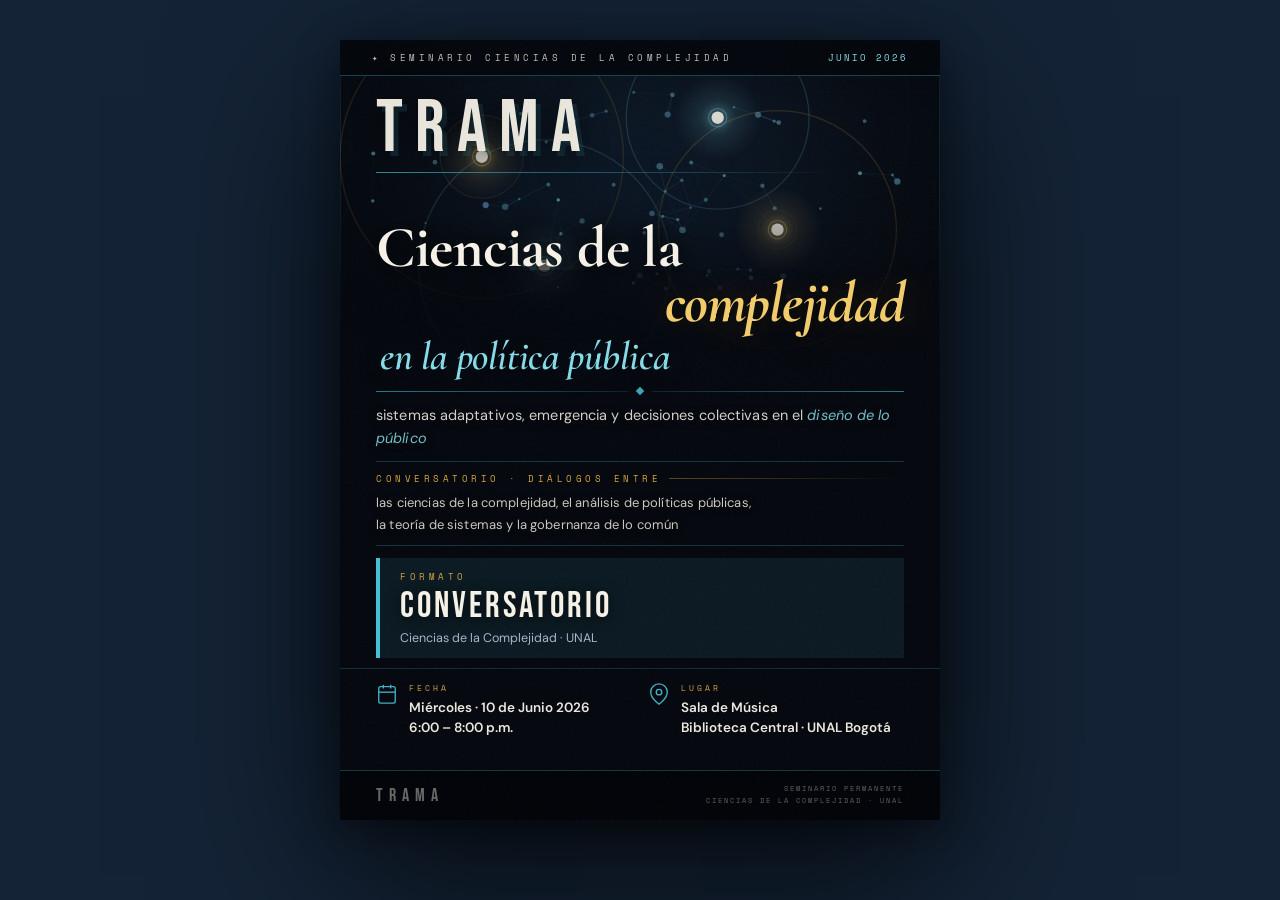
<file: seminario/2026-06-10-complejidad-politica-publica.html>
<!DOCTYPE html>
<html lang="es">
<head>
<meta charset="UTF-8">
<meta name="viewport" content="width=device-width, initial-scale=1.0">
<title>TRAMA — Complejidad y Política Pública</title>
<link href="https://fonts.googleapis.com/css2?family=Bebas+Neue&family=DM+Sans:ital,wght@0,300;0,400;0,500;0,600;0,700;1,300;1,400&family=Space+Mono:wght@400;700&family=Cormorant+Garamond:ital,wght@0,500;0,600;0,700;1,500;1,600;1,700&display=swap" rel="stylesheet">
<style>
  * { margin: 0; padding: 0; box-sizing: border-box; }

  :root {
    --bg:        #04070D;
    --gold:      #E6B043;
    --gold-lt:   #F2CB6C;
    --amber:     #D99A38;
    --cyan:      #46BFD6;
    --cyan-lt:   #84DBE8;
    --blue:      #3A78B4;
    --blue-lt:   #6BA0D6;
    --slate:     #25324A;
    --cream:     #F5F1E6;
    --cream-dim: #DCD6C8;
    --muted:     #687690;
    --muted-lt:  #A6B4CA;
  }

  body {
    background: #142336;
    display: flex;
    justify-content: center;
    align-items: flex-start;
    min-height: 100vh;
    padding: 40px 20px;
    font-family: 'DM Sans', sans-serif;
  }

  .flyer {
    width: 600px;
    height: 780px;
    background: var(--bg);
    position: relative;
    overflow: hidden;
    box-shadow:
      0 55px 160px rgba(0,0,0,0.75),
      0 10px 40px rgba(0,0,0,0.45),
      inset 0 0 0 1px rgba(70,191,214,0.14);
  }

  /* ── CANVAS ── */
  #netBg {
    position: absolute; top: 0; left: 0;
    width: 600px; height: 780px;
    z-index: 1;
  }

  /* ── OVERLAY — claro arriba (se ve la red), muy oscuro de la mitad para abajo ── */
  .overlay {
    position: absolute; inset: 0;
    background: linear-gradient(180deg,
      rgba(4,7,13,0.30)  0%,
      rgba(4,7,13,0.05)  9%,
      rgba(4,7,13,0.18) 22%,
      rgba(4,7,13,0.58) 32%,
      rgba(4,7,13,0.82) 42%,
      rgba(4,7,13,0.92) 56%,
      rgba(4,7,13,0.95) 75%,
      rgba(4,7,13,0.97) 100%
    );
    z-index: 2;
    pointer-events: none;
  }

  /* Scrim radial extra detrás del título para garantizar lectura */
  .text-scrim {
    position: absolute;
    left: 0; right: 0; top: 230px; height: 330px;
    z-index: 3; pointer-events: none;
    background: radial-gradient(120% 80% at 35% 45%,
      rgba(4,7,13,0.78) 0%,
      rgba(4,7,13,0.55) 45%,
      rgba(4,7,13,0) 100%);
  }

  /* ── GRAIN ── */
  .grain {
    position: absolute; inset: 0;
    background-image: url("data:image/svg+xml,%3Csvg viewBox='0 0 256 256' xmlns='http://www.w3.org/2000/svg'%3E%3Cfilter id='n'%3E%3CfeTurbulence type='fractalNoise' baseFrequency='0.80' numOctaves='4' stitchTiles='stitch'/%3E%3C/filter%3E%3Crect width='100%25' height='100%25' filter='url(%23n)' opacity='0.05'/%3E%3C/svg%3E");
    opacity: 0.32; z-index: 25;
    mix-blend-mode: screen; pointer-events: none;
  }

  /* ── TOP STRIP ── */
  .top-strip {
    position: relative; z-index: 10;
    padding: 11px 32px;
    border-bottom: 1px solid rgba(70,191,214,0.32);
    background: rgba(3,5,10,0.82);
    backdrop-filter: blur(8px);
    display: flex; align-items: center; justify-content: space-between;
  }

  .seminario-badge {
    font-family: 'Space Mono', monospace;
    font-size: 9px; letter-spacing: 3.5px;
    color: var(--cream); text-transform: uppercase; opacity: 0.78;
  }

  .date-tag {
    font-family: 'Space Mono', monospace;
    font-size: 8.5px; letter-spacing: 2px;
    color: var(--cyan-lt); text-transform: uppercase; opacity: 1;
  }

  /* ── LOGO ── */
  .logo-area {
    position: relative; z-index: 10;
    padding: 16px 36px 0;
  }

  .trama-logo-wrap {
    position: relative;
    display: inline-block; line-height: 1;
  }

  .trama-ghost {
    font-family: 'Bebas Neue', sans-serif;
    font-size: 74px; letter-spacing: 12px;
    color: var(--cyan); opacity: 0.14;
    position: absolute; top: 5px; left: 5px;
    user-select: none; pointer-events: none;
  }

  .trama-solid {
    font-family: 'Bebas Neue', sans-serif;
    font-size: 74px; letter-spacing: 12px;
    color: var(--cream);
    position: relative; z-index: 2;
    opacity: 0.95;
    text-shadow: 0 2px 30px rgba(3,5,10,0.95);
  }

  .logo-rule {
    width: 100%; height: 1px;
    background: linear-gradient(90deg,
      rgba(70,191,214,0.70) 0%,
      rgba(70,191,214,0.28) 55%,
      transparent 88%);
    margin-top: 6px;
  }

  /* ── TITLE BLOCK ── */
  .title-block {
    position: relative; z-index: 10;
    padding: 0 36px;
    margin-top: 48px;
  }

  .title-row-l  { text-align: left;   line-height: 1; }
  .title-row-r  { text-align: right;  line-height: 1; margin-top: 0; }
  .title-row-l2 { text-align: left;   line-height: 1; margin-top: 7px; padding-left: 4px; }

  .t-big {
    font-family: 'Cormorant Garamond', serif;
    font-weight: 700;
    font-size: 58px;
    line-height: 0.94;
    color: var(--cream);
    letter-spacing: -0.8px;
    display: inline;
    text-shadow:
      0 2px 18px rgba(3,5,10,1),
      0 0 40px rgba(3,5,10,0.95),
      0 0 80px rgba(3,5,10,0.7);
  }

  .t-med {
    font-family: 'Cormorant Garamond', serif;
    font-weight: 600;
    font-size: 40px;
    line-height: 0.96;
    color: var(--cream);
    letter-spacing: -0.4px;
    display: inline;
    opacity: 0.95;
    text-shadow:
      0 2px 18px rgba(3,5,10,1),
      0 0 40px rgba(3,5,10,0.9);
  }

  .t-italic  { font-style: italic; }
  .t-gold    { color: var(--gold-lt); opacity: 1 !important;
               text-shadow: 0 2px 16px rgba(3,5,10,1), 0 0 34px rgba(230,176,67,0.30); }
  .t-cyan    { color: var(--cyan-lt); opacity: 1 !important;
               text-shadow: 0 2px 16px rgba(3,5,10,1), 0 0 30px rgba(70,191,214,0.30); }

  /* ── DIVIDER ── */
  .title-divider {
    display: flex; align-items: center; gap: 9px;
    margin: 13px 0 10px;
  }

  .td-line {
    flex: 1; height: 1px;
    background: linear-gradient(90deg, rgba(70,191,214,0.60), rgba(70,191,214,0.14));
  }
  .td-line.r {
    background: linear-gradient(270deg, rgba(70,191,214,0.60), rgba(70,191,214,0.14));
  }
  .td-diamond {
    width: 6px; height: 6px;
    background: var(--cyan); opacity: 0.85;
    transform: rotate(45deg); flex-shrink: 0;
  }

  /* ── SMALL SUBTITLE — ahora bien legible ── */
  .title-small {
    font-family: 'DM Sans', sans-serif;
    font-weight: 400; font-size: 14.5px;
    color: var(--cream); opacity: 0.86;
    line-height: 1.55;
    letter-spacing: 0.1px;
    text-shadow: 0 1px 10px rgba(3,5,10,0.95);
  }
  .title-small em {
    font-style: italic;
    color: var(--cyan-lt);
    opacity: 1;
  }

  /* ── DIÁLOGOS ── */
  .dialogos-block {
    position: relative; z-index: 10;
    margin: 12px 36px 0;
    padding: 10px 0;
    border-top: 1px solid rgba(70,191,214,0.24);
    border-bottom: 1px solid rgba(70,191,214,0.24);
  }

  .dialogos-label {
    font-family: 'Space Mono', monospace;
    font-size: 8.5px; letter-spacing: 3.5px;
    color: var(--gold); text-transform: uppercase;
    opacity: 0.95; margin-bottom: 7px;
    display: flex; align-items: center; gap: 8px;
  }
  .dialogos-label::after {
    content: ''; flex: 1; height: 1px;
    background: linear-gradient(90deg, rgba(230,176,67,0.40), transparent);
  }

  .dialogos-text {
    font-family: 'DM Sans', sans-serif;
    font-weight: 400; font-size: 13px;
    color: var(--cream); opacity: 0.82;
    line-height: 1.65; letter-spacing: 0.15px;
    text-shadow: 0 1px 8px rgba(3,5,10,0.9);
  }

  /* ── SPEAKER ── */
  .speaker-block {
    position: relative; z-index: 10;
    margin: 12px 36px 0;
    padding: 12px 20px;
    background: rgba(70,191,214,0.10);
    border-left: 4px solid var(--cyan);
  }

  .speaker-label {
    font-family: 'Space Mono', monospace;
    font-size: 8.5px; letter-spacing: 3.5px;
    color: var(--gold); text-transform: uppercase;
    margin-bottom: 5px; opacity: 0.9;
  }

  .speaker-name {
    font-family: 'Bebas Neue', sans-serif;
    font-size: 36px; letter-spacing: 3px;
    color: var(--cream); line-height: 1.05; opacity: 1;
    text-shadow: 0 2px 14px rgba(3,5,10,0.9);
  }

  .speaker-role {
    font-family: 'DM Sans', sans-serif;
    font-size: 12.5px; font-weight: 400;
    color: var(--muted-lt); margin-top: 4px; opacity: 1;
  }

  /* ── INFO ── */
  .info-section {
    position: relative; z-index: 10;
    padding: 13px 36px;
    margin-top: 10px;
    border-top: 1px solid rgba(70,191,214,0.20);
    display: grid; grid-template-columns: 1fr 1fr;
    gap: 16px;
  }

  .info-item { display: flex; align-items: flex-start; gap: 11px; }

  .info-icon {
    width: 22px; height: 22px; flex-shrink: 0;
    color: var(--cyan); opacity: 0.9; margin-top: 1px;
  }

  .info-label {
    font-family: 'Space Mono', monospace;
    font-size: 8px; letter-spacing: 3px;
    color: var(--gold); text-transform: uppercase;
    margin-bottom: 4px; opacity: 0.92;
  }

  .info-value {
    font-family: 'DM Sans', sans-serif;
    font-size: 13.5px; font-weight: 600;
    color: var(--cream); line-height: 1.5; opacity: 0.96;
  }

  /* ── FOOTER ── */
  .footer {
    position: absolute;
    bottom: 0; left: 0; right: 0; z-index: 10;
    border-top: 1px solid rgba(70,191,214,0.28);
    background: rgba(2,4,8,0.92);
    backdrop-filter: blur(10px);
    padding: 12px 36px;
    display: flex; align-items: center; justify-content: space-between;
  }

  .footer-trama {
    font-family: 'Bebas Neue', sans-serif;
    font-size: 18px; letter-spacing: 6px;
    color: var(--cream); opacity: 0.42;
  }

  .footer-info {
    font-family: 'Space Mono', monospace;
    font-size: 7px; letter-spacing: 2px;
    color: var(--cream); opacity: 0.38;
    text-transform: uppercase; text-align: right; line-height: 1.8;
  }
</style>
</head>
<body>

<div class="flyer">

  <canvas id="netBg" width="600" height="780"></canvas>
  <div class="overlay"></div>
  <div class="text-scrim"></div>
  <div class="grain"></div>

  <!-- TOP STRIP -->
  <div class="top-strip">
    <span class="seminario-badge">✦ Seminario Ciencias de la Complejidad</span>
    <span class="date-tag">Junio 2026</span>
  </div>

  <!-- LOGO -->
  <div class="logo-area">
    <div class="trama-logo-wrap">
      <span class="trama-ghost" aria-hidden="true">TRAMA</span>
      <span class="trama-solid">TRAMA</span>
    </div>
    <div class="logo-rule"></div>
  </div>

  <!-- TITLE -->
  <div class="title-block">
    <div class="title-row-l">
      <span class="t-big">Ciencias de la</span>
    </div>
    <div class="title-row-r">
      <span class="t-big t-italic t-gold">complejidad</span>
    </div>
    <div class="title-row-l2">
      <span class="t-med t-italic t-cyan">en la política pública</span>
    </div>
    <div class="title-divider">
      <div class="td-line"></div>
      <div class="td-diamond"></div>
      <div class="td-line r"></div>
    </div>
    <div class="title-small">
      sistemas adaptativos, emergencia y decisiones colectivas
      en el <em>diseño de lo público</em>
    </div>
  </div>

  <!-- DIÁLOGOS -->
  <div class="dialogos-block">
    <div class="dialogos-label">conversatorio · diálogos entre</div>
    <div class="dialogos-text">
      las ciencias de la complejidad, el análisis de políticas públicas,<br>
      la teoría de sistemas y la gobernanza de lo común
    </div>
  </div>

  <!-- SPEAKER -->
  <div class="speaker-block">
    <div class="speaker-label">Formato</div>
    <div class="speaker-name">Conversatorio</div>
    <div class="speaker-role">Ciencias de la Complejidad · UNAL</div>
  </div>

  <!-- INFO -->
  <div class="info-section">
    <div class="info-item">
      <svg class="info-icon" viewBox="0 0 24 24" fill="none" stroke="currentColor" stroke-width="1.5">
        <rect x="3" y="4" width="18" height="18" rx="2"/>
        <line x1="16" y1="2" x2="16" y2="6"/>
        <line x1="8" y1="2" x2="8" y2="6"/>
        <line x1="3" y1="10" x2="21" y2="10"/>
      </svg>
      <div>
        <div class="info-label">Fecha</div>
        <div class="info-value">Miércoles · 10 de Junio 2026<br>6:00 – 8:00 p.m.</div>
      </div>
    </div>
    <div class="info-item">
      <svg class="info-icon" viewBox="0 0 24 24" fill="none" stroke="currentColor" stroke-width="1.5">
        <path d="M21 10c0 7-9 13-9 13s-9-6-9-13a9 9 0 0 1 18 0z"/>
        <circle cx="12" cy="10" r="3"/>
      </svg>
      <div>
        <div class="info-label">Lugar</div>
        <div class="info-value">Sala de Música<br>Biblioteca Central · UNAL Bogotá</div>
      </div>
    </div>
  </div>

  <!-- FOOTER -->
  <div class="footer">
    <span class="footer-trama">TRAMA</span>
    <span class="footer-info">Seminario permanente<br>Ciencias de la Complejidad · UNAL</span>
  </div>

</div>

<script>
// ══════════════════════════════════════════════════════════════════════════
//  DELIBERATION NETWORK — header band
//  La red se concentra en la franja superior (header animado); debajo,
//  partículas lentas y muy tenues que dan vida sin estorbar al texto.
// ══════════════════════════════════════════════════════════════════════════
const canvas = document.getElementById('netBg');
const ctx    = canvas.getContext('2d');
const W = 600, H = 780;

// Centro de la red en la franja superior
const FX = 300, FY = 150;

function makeLCG(seed){ let s=seed>>>0; return ()=>{ s=Math.imul(1664525,s)+1013904223>>>0; return s/0xFFFFFFFF; }; }
const rng = makeLCG(91);

const C = {
  gold:   [230, 176,  67],
  goldLt: [242, 203, 108],
  cyan:   [ 70, 191, 214],
  cyanLt: [132, 219, 232],
  blue:   [ 58, 120, 180],
  blueLt: [107, 160, 214],
  slate:  [ 37,  50,  74],
  cream:  [245, 241, 230],
};
function rgba([r,g,b],a){ return `rgba(${r|0},${g|0},${b|0},${a.toFixed(3)})`; }
function lerpC(ca,cb,t){ t=Math.max(0,Math.min(1,t)); return [ca[0]+(cb[0]-ca[0])*t,ca[1]+(cb[1]-ca[1])*t,ca[2]+(cb[2]-ca[2])*t]; }

// Hubs institucionales (en la franja superior)
const N_HUBS = 4;
const hubs = [];
for (let i=0;i<N_HUBS;i++){
  const a = (i/N_HUBS)*Math.PI*2 + 0.5;
  const r = 95 + rng()*70;
  hubs.push({
    x: FX + Math.cos(a)*r*1.35,
    y: FY + Math.sin(a)*r*0.62,
    ox:0, oy:0,
    fx:0.18+rng()*0.20, fy:0.16+rng()*0.20, ph:rng()*Math.PI*2,
    rippleT:rng(), rippleSpeed:0.0017+rng()*0.0012,
    isGold:i%2===0,
  });
}

// Agentes — concentrados arriba (y mayormente 20–235)
const N_AGENTS = 64;
const agents = [];
for (let i=0;i<N_AGENTS;i++){
  const a = rng()*Math.PI*2;
  const r = 25 + rng()*255;
  const x = FX + Math.cos(a)*r;
  let   y = FY + Math.sin(a)*r*0.62;
  y = Math.max(8, Math.min(250, y));
  agents.push({
    hx:x, hy:y, x, y,
    sz:1.0+rng()*2.4,
    fx:0.15+rng()*0.45, fy:0.13+rng()*0.42,
    amp:5+rng()*15, ph:rng()*Math.PI*2,
    cm:rng(), homeHub:Math.floor(rng()*N_HUBS), pull:0.10+rng()*0.30,
  });
}

// Partículas tenues para la zona baja (vida sutil bajo el texto)
const N_DUST = 26;
const dust = [];
for (let i=0;i<N_DUST;i++){
  dust.push({ x:rng()*W, y:300+rng()*(H-340), sz:0.5+rng()*1.1,
              f:0.10+rng()*0.30, amp:6+rng()*14, ph:rng()*Math.PI*2 });
}

const LINK_DIST=90, HUB_DIST=160;
let t=0;

function draw(){
  ctx.clearRect(0,0,W,H);
  t+=0.006;
  const pulse=Math.sin(t*2.0)*0.5+0.5;

  // Wash superior
  const wash=ctx.createRadialGradient(FX,FY,0,FX,FY,360);
  wash.addColorStop(0,   rgba(C.blue,0.16));
  wash.addColorStop(0.4, rgba(C.blue,0.11));
  wash.addColorStop(0.75,rgba(C.slate,0.08));
  wash.addColorStop(1,   rgba(C.slate,0));
  ctx.fillStyle=wash; ctx.fillRect(0,0,W,H);

  // Grid tenue (solo arriba)
  ctx.save(); ctx.lineWidth=0.45; ctx.strokeStyle=rgba(C.cyan,0.028);
  for(let y=0;y<300;y+=26){ ctx.beginPath(); ctx.moveTo(0,y); ctx.lineTo(W,y); ctx.stroke(); }
  for(let x=0;x<W;x+=26){ ctx.beginPath(); ctx.moveTo(x,0); ctx.lineTo(x,300); ctx.stroke(); }
  ctx.restore();

  // Hubs animados
  for(const h of hubs){ h.ox=Math.sin(t*h.fx+h.ph)*9; h.oy=Math.cos(t*h.fy+h.ph)*6; }

  // Agentes animados (drift + gravitación al hub)
  for(const ag of agents){
    const h=hubs[ag.homeHub];
    const tx=ag.hx+Math.sin(t*ag.fx+ag.ph)*ag.amp;
    const ty=ag.hy+Math.cos(t*ag.fy+ag.ph)*ag.amp;
    ag.x=tx+((h.x+h.ox)-tx)*ag.pull*0.18;
    ag.y=ty+((h.y+h.oy)-ty)*ag.pull*0.18;
  }

  // Ondas de influencia
  for(const h of hubs){
    h.rippleT=(h.rippleT+h.rippleSpeed)%1;
    const hx=h.x+h.ox, hy=h.y+h.oy;
    const col=h.isGold?C.gold:C.cyanLt;
    for(let k=0;k<2;k++){
      const phase=(h.rippleT+k*0.5)%1;
      const rr=phase*200;
      const a=Math.sin(phase*Math.PI)*0.18;
      ctx.beginPath(); ctx.arc(hx,hy,rr,0,Math.PI*2);
      ctx.strokeStyle=rgba(col,a); ctx.lineWidth=1.3; ctx.stroke();
    }
  }

  // Enlaces agente–agente
  for(let i=0;i<agents.length;i++){
    const a=agents[i];
    for(let j=i+1;j<agents.length;j++){
      const b=agents[j];
      const dx=a.x-b.x, dy=a.y-b.y; const d=Math.sqrt(dx*dx+dy*dy);
      if(d<LINK_DIST){
        const w=1-d/LINK_DIST;
        const flick=0.6+0.4*Math.sin(t*1.6+(a.ph+b.ph));
        const col=(a.homeHub===b.homeHub)?C.cyan:C.blueLt;
        ctx.beginPath(); ctx.moveTo(a.x,a.y); ctx.lineTo(b.x,b.y);
        ctx.strokeStyle=rgba(col,w*w*0.28*flick); ctx.lineWidth=w*1.2; ctx.stroke();
      }
    }
  }

  // Enlaces agente–hub
  for(const ag of agents){
    const h=hubs[ag.homeHub]; const hx=h.x+h.ox, hy=h.y+h.oy;
    const dx=ag.x-hx, dy=ag.y-hy; const d=Math.sqrt(dx*dx+dy*dy);
    if(d<HUB_DIST){
      const w=1-d/HUB_DIST; const col=h.isGold?C.gold:C.cyan;
      ctx.beginPath(); ctx.moveTo(ag.x,ag.y); ctx.lineTo(hx,hy);
      ctx.strokeStyle=rgba(col,w*0.16); ctx.lineWidth=w*1.0; ctx.stroke();
    }
  }

  // Agentes
  for(const ag of agents){
    const h=hubs[ag.homeHub]; const hx=h.x+h.ox, hy=h.y+h.oy;
    const dh=Math.hypot(ag.x-hx,ag.y-hy); const near=Math.max(0,1-dh/HUB_DIST);
    let col=lerpC(C.blueLt,C.cyanLt,ag.cm);
    if(near>0.5) col=lerpC(col,h.isGold?C.goldLt:C.cyanLt,(near-0.5)*1.4);
    ctx.beginPath(); ctx.arc(ag.x,ag.y,ag.sz,0,Math.PI*2);
    ctx.fillStyle=rgba(col,0.42+near*0.45); ctx.fill();
  }

  // Hubs
  for(const h of hubs){
    const hx=h.x+h.ox, hy=h.y+h.oy; const col=h.isGold?C.goldLt:C.cyanLt;
    const r=5+pulse*1.8;
    const g=ctx.createRadialGradient(hx,hy,0,hx,hy,r*7);
    g.addColorStop(0,rgba(col,0.34+pulse*0.12)); g.addColorStop(0.4,rgba(col,0.12)); g.addColorStop(1,rgba(col,0));
    ctx.beginPath(); ctx.arc(hx,hy,r*7,0,Math.PI*2); ctx.fillStyle=g; ctx.fill();
    ctx.beginPath(); ctx.arc(hx,hy,r+3,0,Math.PI*2); ctx.strokeStyle=rgba(col,0.34); ctx.lineWidth=1.1; ctx.stroke();
    ctx.beginPath(); ctx.arc(hx,hy,r,0,Math.PI*2); ctx.fillStyle=rgba(C.cream,0.92); ctx.fill();
  }

  // Polvo tenue (zona baja)
  for(const d of dust){
    const x=d.x+Math.sin(t*d.f+d.ph)*d.amp;
    const y=d.y+Math.cos(t*d.f*0.8+d.ph)*d.amp*0.6;
    ctx.beginPath(); ctx.arc(x,y,d.sz,0,Math.PI*2);
    ctx.fillStyle=rgba(C.cyan,0.10); ctx.fill();
  }

  requestAnimationFrame(draw);
}
draw();
</script>
</body>
</html>
</file>
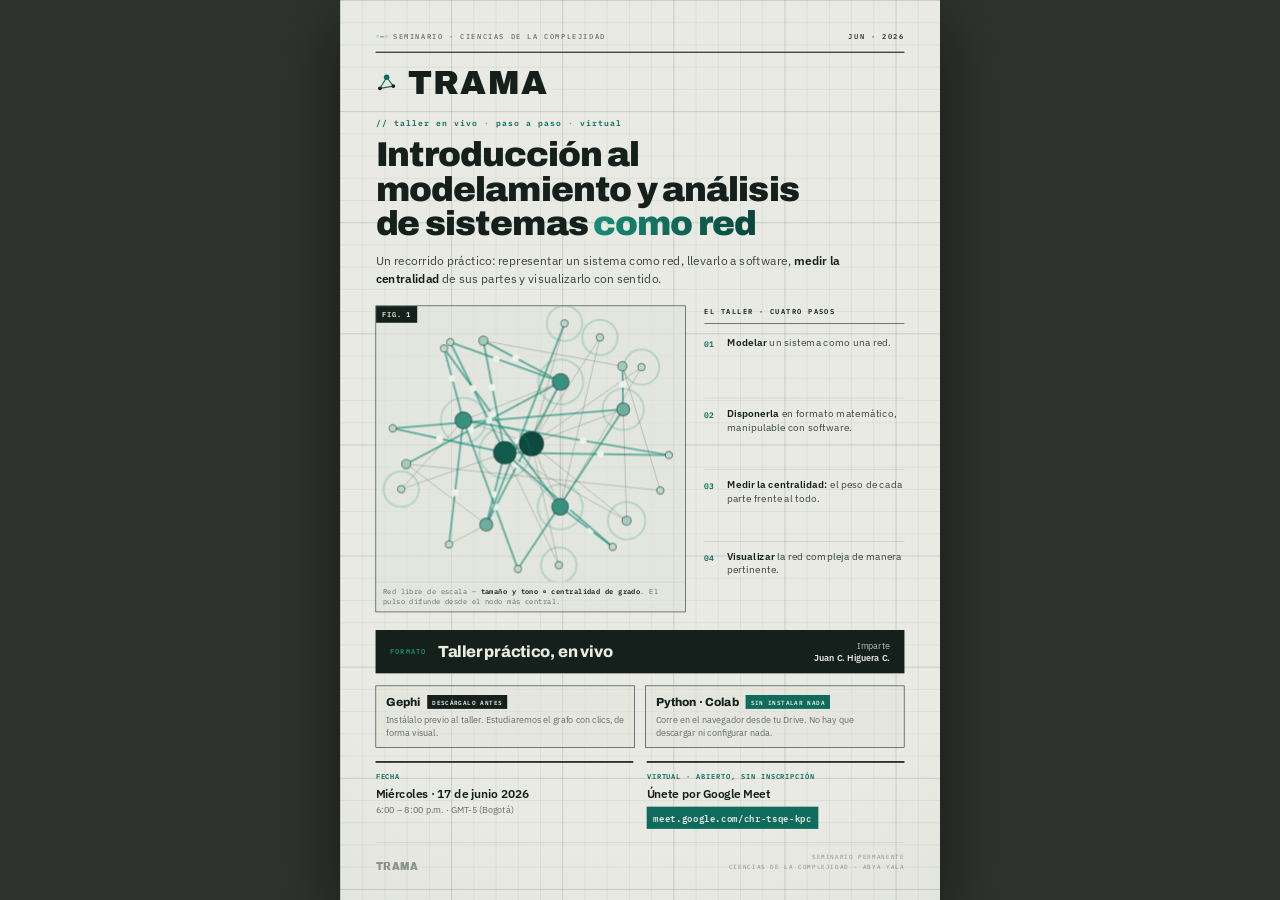
<file: seminario/2026-06-17-taller-modelamiento-analisis-sistemas-red.html>
<!DOCTYPE html>
<html lang="es">
<head>
<meta charset="UTF-8">
<meta name="viewport" content="width=device-width, initial-scale=1.0">
<title>TRAMA — Redes y centralidad · Taller 17 jun</title>
<link rel="preconnect" href="https://fonts.googleapis.com">
<link rel="preconnect" href="https://fonts.gstatic.com" crossorigin>
<link href="https://fonts.googleapis.com/css2?family=Archivo:wght@600;700;800;900&family=Archivo+Black&family=IBM+Plex+Mono:wght@400;500;600&family=IBM+Plex+Sans:wght@400;500;600;700&display=swap" rel="stylesheet">
<style>
  *,*::before,*::after{margin:0;padding:0;box-sizing:border-box;}

  :root{
    --paper:#E8EAE3;
    --paper-2:#E0E3DA;
    --ink:#15201C;
    --ink-80:rgba(21,32,28,0.82);
    --ink-62:rgba(21,32,28,0.62);
    --ink-42:rgba(21,32,28,0.42);
    --line:rgba(21,32,28,0.16);
    --grid:rgba(21,32,28,0.05);
    --grid-strong:rgba(21,32,28,0.095);
    --teal:#0F6B5C;       /* acento principal */
    --teal-deep:#0A453B;  /* oscuro */
    --teal-bright:#198D78; /* claro/realce */
  }

  html,body{width:100%;height:100%;}
  body{
    background:#2F332D;
    display:flex;align-items:center;justify-content:center;
    overflow:hidden;
    font-family:'IBM Plex Sans',sans-serif;
    -webkit-font-smoothing:antialiased;text-rendering:optimizeLegibility;
  }

  /* El flyer mantiene su tamaño de diseño (1080×1620) y se escala
     con JS para caber completo en cualquier contenedor: el iframe
     del carrusel (600×780) o la ventana completa al abrirlo directo. */
  .flyer{
    position:relative;width:1080px;height:1620px;overflow:hidden;flex:none;
    background:var(--paper);box-shadow:0 40px 120px rgba(0,0,0,0.55);
    transform-origin:center center;
  }
  .flyer::before{
    content:'';position:absolute;inset:0;z-index:1;pointer-events:none;
    background-image:
      linear-gradient(var(--grid) 1px, transparent 1px),
      linear-gradient(90deg, var(--grid) 1px, transparent 1px),
      linear-gradient(var(--grid-strong) 1px, transparent 1px),
      linear-gradient(90deg, var(--grid-strong) 1px, transparent 1px);
    background-size:40px 40px,40px 40px,200px 200px,200px 200px;
  }
  .flyer::after{
    content:'';position:absolute;inset:0;z-index:2;pointer-events:none;
    background:radial-gradient(ellipse 120% 90% at 50% 40%, transparent 60%, rgba(21,32,28,0.06) 100%);
  }

  .frame{position:relative;z-index:5;height:100%;padding:58px 64px 50px;
    display:flex;flex-direction:column;justify-content:space-between;}

  /* ---------- TOP ---------- */
  .top{display:flex;justify-content:space-between;align-items:center;
    font-family:'IBM Plex Mono',monospace;font-size:13px;font-weight:500;
    letter-spacing:0.16em;text-transform:uppercase;color:var(--ink-62);}
  .top .glyph{color:var(--teal);margin-right:0.6em;letter-spacing:0;}
  .top .r{color:var(--ink);}
  .rule{height:1.5px;background:var(--ink);margin:18px 0 24px;}

  .wordmark{font-family:'Archivo Black',sans-serif;font-size:60px;letter-spacing:0.04em;
    color:var(--ink);line-height:1;display:flex;align-items:center;gap:18px;}

  /* ---------- TITLE ---------- */
  .head{margin-top:30px;}
  .kick{font-family:'IBM Plex Mono',monospace;font-size:15px;font-weight:600;
    letter-spacing:0.12em;color:var(--teal);margin-bottom:14px;}
  .kick .ar{color:var(--ink-42);}
  .h1{font-family:'Archivo',sans-serif;font-weight:900;color:var(--ink);
    font-size:62px;line-height:1.0;letter-spacing:-0.025em;}
  .h1 .grad{background:linear-gradient(92deg,var(--teal-bright),var(--teal-deep));
    -webkit-background-clip:text;background-clip:text;color:transparent;}
  .sub{font-size:22px;line-height:1.5;color:var(--ink-80);font-weight:400;
    max-width:900px;margin-top:18px;}
  .sub b{font-weight:600;color:var(--ink);}

  /* ---------- BAND: figura + pasos ---------- */
  .band{display:grid;grid-template-columns:558px 1fr;gap:34px;
    flex:1 1 auto;min-height:330px;margin:32px 0;}

  .figure{position:relative;border:1.5px solid var(--ink);
    background:rgba(224,227,218,0.55);display:flex;flex-direction:column;}
  .figure canvas{flex:1 1 auto;width:100%;min-height:260px;display:block;}
  .fig-top{position:absolute;top:0;left:0;z-index:2;font-family:'IBM Plex Mono',monospace;
    font-size:12px;font-weight:600;letter-spacing:0.14em;color:var(--paper);
    background:var(--ink);padding:5px 11px;}
  .fig-cap{font-family:'IBM Plex Mono',monospace;font-size:12.5px;color:var(--ink-62);
    border-top:1px solid var(--line);padding:9px 12px;line-height:1.4;}
  .fig-cap b{color:var(--ink);font-weight:600;}

  .steps-wrap{display:flex;flex-direction:column;}
  .steps-lab{font-family:'IBM Plex Mono',monospace;font-size:13px;font-weight:600;
    letter-spacing:0.14em;text-transform:uppercase;color:var(--ink);
    padding-bottom:10px;border-bottom:1.5px solid var(--ink);margin-bottom:6px;}
  .step{display:flex;gap:14px;padding:14px 0;border-bottom:1px solid var(--line);
    flex:1 1 0;align-items:flex-start;}
  .step:last-child{border-bottom:none;}
  .step .n{font-family:'IBM Plex Mono',monospace;font-weight:600;font-size:15px;
    color:var(--teal);flex:0 0 26px;padding-top:3px;}
  .step .t{font-size:18.5px;line-height:1.34;color:var(--ink-80);}
  .step .t b{color:var(--ink);font-weight:600;}

  /* ---------- FORMATO ---------- */
  .formato{display:flex;align-items:center;gap:20px;background:var(--ink);
    color:var(--paper);padding:18px 26px;}
  .formato .lab{font-family:'IBM Plex Mono',monospace;font-size:12px;font-weight:600;
    letter-spacing:0.2em;color:var(--teal-bright);}
  .formato .big{font-family:'Archivo',sans-serif;font-weight:800;font-size:29px;letter-spacing:-0.01em;}
  .formato .by{font-size:16px;color:rgba(232,234,227,0.78);margin-left:auto;text-align:right;line-height:1.3;}
  .formato .by b{color:var(--paper);font-weight:600;}

  /* ---------- HERRAMIENTAS ---------- */
  .tools{display:grid;grid-template-columns:1fr 1fr;gap:18px;margin-top:22px;}
  .tool{border:1.5px solid var(--ink);padding:16px 18px;background:rgba(224,227,218,0.45);}
  .tool .row{display:flex;align-items:center;gap:12px;margin-bottom:8px;flex-wrap:wrap;}
  .tool .nm{font-family:'Archivo',sans-serif;font-weight:800;font-size:21px;color:var(--ink);}
  .tool .tg{font-family:'IBM Plex Mono',monospace;font-size:11px;font-weight:600;
    letter-spacing:0.08em;text-transform:uppercase;padding:3px 9px;}
  .tool.a .tg{background:var(--ink);color:var(--paper);}
  .tool.b .tg{background:var(--teal);color:var(--paper);}
  .tool .d{font-size:16px;line-height:1.42;color:var(--ink-62);}

  /* ---------- INFO ---------- */
  .info{display:grid;grid-template-columns:1fr 1fr;gap:24px;margin-top:24px;}
  .ibox{border-top:3px solid var(--ink);padding-top:14px;}
  .ibox .lab{font-family:'IBM Plex Mono',monospace;font-size:12px;font-weight:600;
    letter-spacing:0.16em;text-transform:uppercase;color:var(--teal);margin-bottom:8px;}
  .ibox .m{font-size:21px;font-weight:600;color:var(--ink);line-height:1.3;}
  .ibox .s{font-size:16px;color:var(--ink-62);margin-top:4px;}
  .meet{display:inline-block;margin-top:9px;font-family:'IBM Plex Mono',monospace;
    font-size:17px;font-weight:600;color:var(--paper);background:var(--teal);
    padding:6px 12px;letter-spacing:0.01em;}

  /* ---------- FOOTER ---------- */
  .foot{display:flex;justify-content:space-between;align-items:flex-end;margin-top:24px;
    padding-top:16px;border-top:1px solid var(--line);}
  .foot .l{font-family:'Archivo Black',sans-serif;font-size:18px;letter-spacing:0.06em;color:var(--ink-42);}
  .foot .r{font-family:'IBM Plex Mono',monospace;font-size:11px;letter-spacing:0.12em;
    text-transform:uppercase;color:var(--ink-42);text-align:right;line-height:1.7;}
</style>
</head>
<body>
  <div class="flyer">
    <div class="frame">

      <div>
        <div class="top">
          <div><span class="glyph">◦—◦</span>Seminario · Ciencias de la Complejidad</div>
          <div class="r">Jun · 2026</div>
        </div>
        <div class="rule"></div>
        <div class="wordmark">
          <svg width="40" height="40" viewBox="0 0 40 40" fill="none" stroke="#0F6B5C" stroke-width="2">
            <line x1="8" y1="30" x2="20" y2="10"/><line x1="20" y1="10" x2="32" y2="26"/><line x1="8" y1="30" x2="32" y2="26"/>
            <circle cx="20" cy="10" r="5" fill="#0F6B5C" stroke="none"/>
            <circle cx="8" cy="30" r="3.4" fill="#15201C" stroke="none"/>
            <circle cx="32" cy="26" r="3.4" fill="#15201C" stroke="none"/>
          </svg>
          TRAMA
        </div>
      </div>

      <div class="head">
        <div class="kick">// taller en vivo <span class="ar">·</span> paso a paso <span class="ar">·</span> virtual</div>
        <h1 class="h1">Introducción al<br>modelamiento y análisis<br>de sistemas <span class="grad">como red</span></h1>
        <p class="sub">Un recorrido práctico: representar un sistema como red, llevarlo a software,
          <b>medir la centralidad</b> de sus partes y visualizarlo con sentido.</p>
      </div>

      <div class="band">
        <div class="figure">
          <div class="fig-top">FIG. 1</div>
          <canvas id="graph"></canvas>
          <div class="fig-cap">Red libre de escala — <b>tamaño y tono ∝ centralidad de grado</b>. El pulso difunde desde el nodo más central.</div>
        </div>
        <div class="steps-wrap">
          <div class="steps-lab">El taller · cuatro pasos</div>
          <div class="step"><span class="n">01</span><span class="t"><b>Modelar</b> un sistema como una red.</span></div>
          <div class="step"><span class="n">02</span><span class="t"><b>Disponerla</b> en formato matemático, manipulable con software.</span></div>
          <div class="step"><span class="n">03</span><span class="t"><b>Medir la centralidad:</b> el peso de cada parte frente al todo.</span></div>
          <div class="step"><span class="n">04</span><span class="t"><b>Visualizar</b> la red compleja de manera pertinente.</span></div>
        </div>
      </div>

      <div>
        <div class="formato">
          <span class="lab">FORMATO</span>
          <span class="big">Taller práctico, en vivo</span>
          <span class="by">Imparte<br><b>Juan C. Higuera C.</b></span>
        </div>

        <div class="tools">
          <div class="tool a">
            <div class="row"><span class="nm">Gephi</span><span class="tg">Descárgalo antes</span></div>
            <div class="d">Instálalo previo al taller. Estudiaremos el grafo con clics, de forma visual.</div>
          </div>
          <div class="tool b">
            <div class="row"><span class="nm">Python · Colab</span><span class="tg">Sin instalar nada</span></div>
            <div class="d">Corre en el navegador desde tu Drive. No hay que descargar ni configurar nada.</div>
          </div>
        </div>

        <div class="info">
          <div class="ibox">
            <div class="lab">Fecha</div>
            <div class="m">Miércoles · 17 de junio 2026</div>
            <div class="s">6:00 – 8:00 p.m. · GMT-5 (Bogotá)</div>
          </div>
          <div class="ibox">
            <div class="lab">Virtual · abierto, sin inscripción</div>
            <div class="m">Únete por Google Meet</div>
            <span class="meet">meet.google.com/chr-tsqe-kpc</span>
          </div>
        </div>

        <div class="foot">
          <div class="l">TRAMA</div>
          <div class="r">Seminario permanente<br>Ciencias de la Complejidad · Abya Yala</div>
        </div>
      </div>

    </div>
  </div>

<script>
/* Escala el flyer (1080×1620) para que quepa completo en el contenedor,
   manteniendo proporción y centrado. Funciona dentro del iframe del
   carrusel y también a pantalla completa. */
(function(){
  const flyer=document.querySelector('.flyer');
  function fit(){
    if(!flyer) return;
    const s=Math.min(window.innerWidth/1080, window.innerHeight/1620);
    flyer.style.transform='scale('+s+')';
  }
  fit();
  window.addEventListener('resize',fit);
  window.addEventListener('load',fit);
})();
</script>
<script>
(function(){
  const cv=document.getElementById('graph'); if(!cv) return;
  const ctx=cv.getContext('2d');
  const dpr=Math.min(window.devicePixelRatio||1,2);
  let W=558,H=300;

  let seed=20260617;
  function rng(){ seed=(seed*16807)%2147483647; return (seed-1)/2147483646; }

  // Grafo libre de escala (Barabási–Albert, m=2) -> hubs reales
  const NN=24,m=2;
  const adj=Array.from({length:NN},()=>new Set());
  const deg=new Array(NN).fill(0);
  function link(a,b){ if(a!==b&&!adj[a].has(b)){adj[a].add(b);adj[b].add(a);deg[a]++;deg[b]++;} }
  link(0,1);link(1,2);link(2,0);
  const bag=[0,0,1,1,2,2];
  for(let i=3;i<NN;i++){ const ch=new Set();
    while(ch.size<m){ ch.add(bag[Math.floor(rng()*bag.length)]); }
    ch.forEach(t=>{ link(i,t); bag.push(i); bag.push(t); }); }
  const maxDeg=Math.max(...deg),minDeg=Math.min(...deg);
  const hub=deg.indexOf(maxDeg);

  // BFS desde el hub (capas para el pulso)
  const layer=new Array(NN).fill(-1); layer[hub]=0;
  let q=[hub],mx=0;
  while(q.length){ const v=q.shift(); adj[v].forEach(u=>{ if(layer[u]<0){layer[u]=layer[v]+1;mx=Math.max(mx,layer[u]);q.push(u);} }); }

  // Rampa secuencial de un solo tono (teal): claro -> oscuro
  const stops=[[185,217,205],[127,188,172],[62,154,134],[27,115,99],[12,74,64]];
  function ramp(t){ t=Math.max(0,Math.min(1,t)); const s=t*(stops.length-1);
    const i=Math.floor(s),f=s-i,a=stops[i],b=stops[Math.min(i+1,stops.length-1)];
    return [a[0]+(b[0]-a[0])*f,a[1]+(b[1]-a[1])*f,a[2]+(b[2]-a[2])*f]; }

  const nodes=new Array(NN);
  const order=[...Array(NN).keys()].sort((a,b)=>deg[b]-deg[a]);
  function relayout(){
    const cx=W/2,cy=H/2; let s2=777;
    const r2=()=>{ s2=(s2*16807)%2147483647; return (s2-1)/2147483646; };
    order.forEach((idx,rank)=>{
      const dn=(deg[idx]-minDeg)/(maxDeg-minDeg||1);
      const R=(Math.min(W,H)*0.42)*Math.pow(1-dn,0.85)+(rank===0?0:8);
      const ang=rank*2.39996+r2()*0.4;
      nodes[idx]={ dn, hx:cx+Math.cos(ang)*R*(W/H)*1.0, hy:cy+Math.sin(ang)*R,
        ph:r2()*Math.PI*2, amp:0.7+r2()*1.1, sp:0.6+r2()*0.7 };
    });
    nodes[hub].hx=cx; nodes[hub].hy=cy;
  }
  function size(){ const r=cv.getBoundingClientRect();
    W=Math.max(200,r.width); H=Math.max(200,r.height);
    cv.width=W*dpr; cv.height=H*dpr; ctx.setTransform(dpr,0,0,dpr,0,0); relayout(); }

  const reduce=window.matchMedia('(prefers-reduced-motion: reduce)').matches;
  const PERIOD=4400,SWEEP=0.62; const t0=performance.now();

  function draw(now){
    const j=reduce?0:1;
    ctx.clearRect(0,0,W,H);
    const P=nodes.map(n=>({ x:n.hx+Math.sin(now*0.001*n.sp+n.ph)*n.amp*j,
                            y:n.hy+Math.cos(now*0.001*n.sp*0.9+n.ph)*n.amp*j }));
    const pt=reduce?-1:(((now-t0)%PERIOD)/PERIOD);

    for(let a=0;a<NN;a++){ adj[a].forEach(b=>{ if(b<a) return;
      let active=false,frac=0;
      const isTree=(layer[b]===layer[a]+1)||(layer[a]===layer[b]+1);
      if(pt>=0&&isTree){
        const lo=Math.min(layer[a],layer[b]);
        const src=(layer[a]<layer[b])?a:b,dst=(src===a)?b:a;
        const tA=(lo/(mx||1))*SWEEP,tB=((lo+1)/(mx||1))*SWEEP;
        if(pt>=tA&&pt<=tB+0.08){ active=true; frac=(pt-tA)/((tB-tA)||1); }
        if(active){
          ctx.strokeStyle='rgba(25,141,120,0.6)'; ctx.lineWidth=2;
          ctx.beginPath(); ctx.moveTo(P[src].x,P[src].y); ctx.lineTo(P[dst].x,P[dst].y); ctx.stroke();
          const fx=Math.max(0,Math.min(1,frac));
          ctx.beginPath(); ctx.arc(P[src].x+(P[dst].x-P[src].x)*fx,P[src].y+(P[dst].y-P[src].y)*fx,3.4,0,Math.PI*2);
          ctx.fillStyle='rgba(238,243,237,0.95)'; ctx.fill();
        }
      }
      if(!active){ ctx.strokeStyle='rgba(21,32,28,0.20)'; ctx.lineWidth=1;
        ctx.beginPath(); ctx.moveTo(P[a].x,P[a].y); ctx.lineTo(P[b].x,P[b].y); ctx.stroke(); }
    }); }

    for(let i=0;i<NN;i++){
      const r=3.6+nodes[i].dn*8.6; const [cr,cg,cb]=ramp(nodes[i].dn);
      if(pt>=0){ const tAct=(layer[i]/(mx||1))*SWEEP; const d=pt-tAct;
        if(d>=0&&d<0.16){ const k=d/0.16;
          ctx.beginPath(); ctx.arc(P[i].x,P[i].y,r+2+k*16,0,Math.PI*2);
          ctx.strokeStyle=`rgba(25,141,120,${(1-k)*0.85})`; ctx.lineWidth=2; ctx.stroke(); } }
      ctx.beginPath(); ctx.arc(P[i].x,P[i].y,r,0,Math.PI*2);
      ctx.fillStyle=`rgb(${cr|0},${cg|0},${cb|0})`; ctx.fill();
      ctx.lineWidth=1.2; ctx.strokeStyle='rgba(21,32,28,0.45)'; ctx.stroke();
    }
    if(!reduce) requestAnimationFrame(draw);
  }

  function start(){ size();
    if('ResizeObserver' in window){ new ResizeObserver(()=>{ size(); if(reduce) requestAnimationFrame(draw); }).observe(cv); }
    requestAnimationFrame(draw); }
  if(document.readyState==='complete') start(); else window.addEventListener('load',start);
})();
</script>
</body>
</html>
</file>
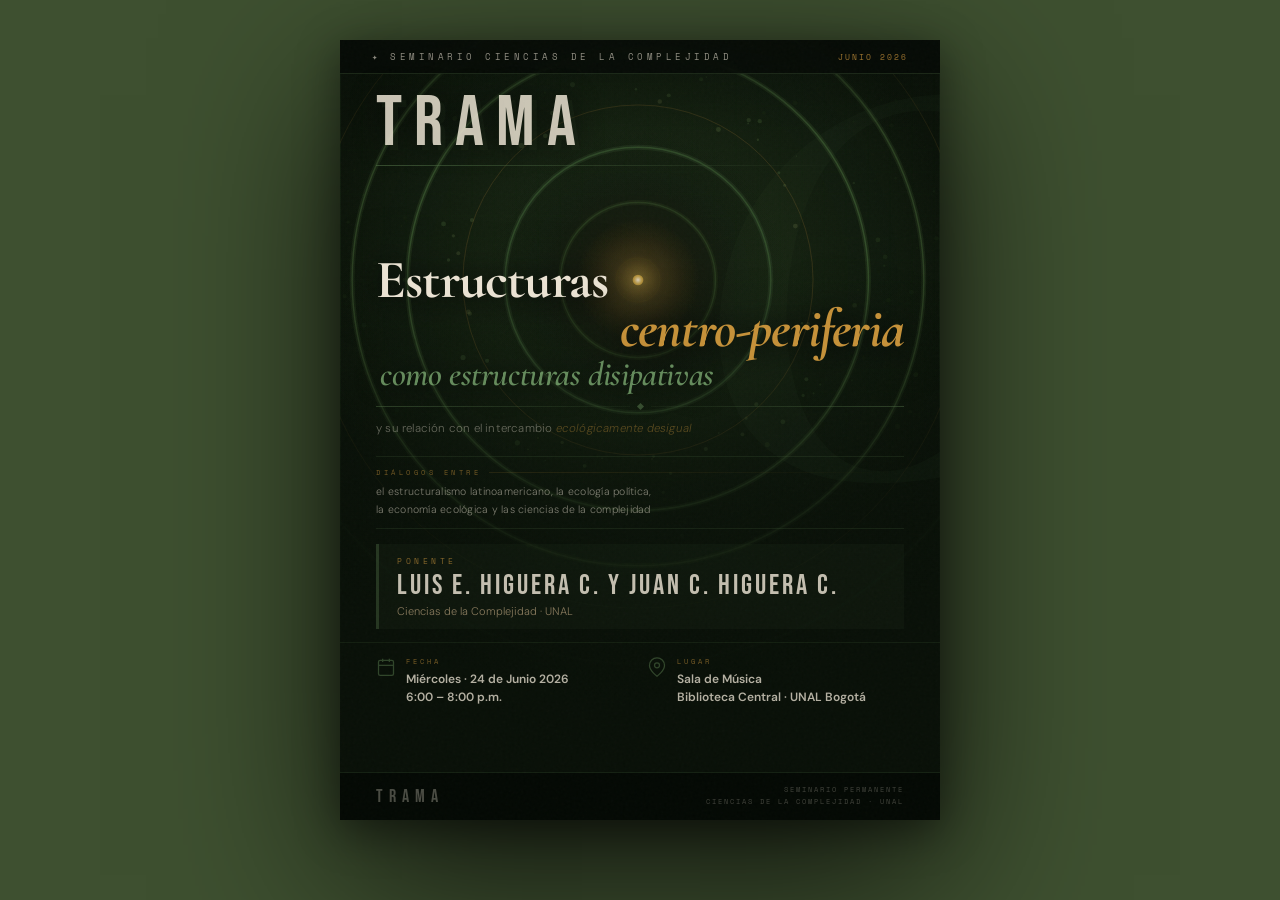
<file: seminario/2026-06-24 Centro-periferia como estructuras disipativas.html>
<!DOCTYPE html>
<html lang="es">
<head>
<meta charset="UTF-8">
<meta name="viewport" content="width=device-width, initial-scale=1.0">
<title>TRAMA — Estructuras Centro-Periferia</title>
<link href="https://fonts.googleapis.com/css2?family=Bebas+Neue&family=DM+Sans:ital,wght@0,300;0,400;0,500;0,600;0,700;1,300;1,400&family=Space+Mono:wght@400;700&family=Cormorant+Garamond:ital,wght@0,500;0,600;0,700;1,500;1,600;1,700&display=swap" rel="stylesheet">
<style>
  * { margin: 0; padding: 0; box-sizing: border-box; }

  :root {
    --bg:        #070E06;
    --amber:     #C49038;
    --gold:      #D4A848;
    --terra:     #9A3820;
    --sage:      #4A6840;
    --moss:      #243820;
    --sage-lt:   #7AA870;
    --cream:     #EAE2D2;
    --warm-wt:   #DDD3BE;
    --muted:     #6E6048;
    --muted-lt:  #9A8868;
  }

  body {
    background: #3E5030;
    display: flex;
    justify-content: center;
    align-items: flex-start;
    min-height: 100vh;
    padding: 40px 20px;
    font-family: 'DM Sans', sans-serif;
  }

  .flyer {
    width: 600px;
    height: 780px;
    background: var(--bg);
    position: relative;
    overflow: hidden;
    box-shadow:
      0 55px 160px rgba(0,0,0,0.75),
      0 10px 40px rgba(0,0,0,0.45),
      inset 0 0 0 1px rgba(74,104,64,0.12);
  }

  /* ── CANVAS ── */
  #vortexBg {
    position: absolute; top: 0; left: 0;
    width: 600px; height: 780px;
    z-index: 1;
  }

  /* ── GRADIENT OVERLAY — more transparent in the vortex zone ── */
  .overlay {
    position: absolute; inset: 0;
    background: linear-gradient(180deg,
      rgba(7,14,6,0.50)  0%,
      rgba(7,14,6,0.02) 12%,
      rgba(7,14,6,0.02) 30%,
      rgba(7,14,6,0.32) 44%,
      rgba(7,14,6,0.65) 58%,
      rgba(7,14,6,0.84) 72%,
      rgba(7,14,6,0.93) 86%,
      rgba(7,14,6,0.97) 100%
    );
    z-index: 2;
    pointer-events: none;
  }

  /* ── GRAIN ── */
  .grain {
    position: absolute; inset: 0;
    background-image: url("data:image/svg+xml,%3Csvg viewBox='0 0 256 256' xmlns='http://www.w3.org/2000/svg'%3E%3Cfilter id='n'%3E%3CfeTurbulence type='fractalNoise' baseFrequency='0.80' numOctaves='4' stitchTiles='stitch'/%3E%3C/filter%3E%3Crect width='100%25' height='100%25' filter='url(%23n)' opacity='0.06'/%3E%3C/svg%3E");
    opacity: 0.42; z-index: 25;
    mix-blend-mode: screen; pointer-events: none;
  }

  /* ── GHOST LETTER ── */
  .ghost-C {
    position: absolute; z-index: 3;
    font-family: 'Cormorant Garamond', serif;
    font-weight: 700; font-style: italic;
    font-size: 600px; line-height: 1;
    color: #4A6840;
    opacity: 0.055;
    top: -55px; right: -100px;
    user-select: none; pointer-events: none;
  }

  /* ── TOP STRIP ── */
  .top-strip {
    position: relative; z-index: 10;
    padding: 10px 32px;
    border-bottom: 1px solid rgba(74,104,64,0.30);
    background: rgba(4,8,4,0.78);
    backdrop-filter: blur(8px);
    display: flex; align-items: center; justify-content: space-between;
  }

  .seminario-badge {
    font-family: 'Space Mono', monospace;
    font-size: 9px; letter-spacing: 3.5px;
    color: var(--cream); text-transform: uppercase; opacity: 0.60;
  }

  .date-tag {
    font-family: 'Space Mono', monospace;
    font-size: 8px; letter-spacing: 2px;
    color: var(--amber); text-transform: uppercase; opacity: 0.80;
  }

  /* ── LOGO ── */
  .logo-area {
    position: relative; z-index: 10;
    padding: 14px 36px 0;
  }

  .trama-logo-wrap {
    position: relative;
    display: inline-block; line-height: 1;
  }

  .trama-ghost {
    font-family: 'Bebas Neue', sans-serif;
    font-size: 72px; letter-spacing: 12px;
    color: #4A6840; opacity: 0.10;
    position: absolute; top: 5px; left: 5px;
    user-select: none; pointer-events: none;
  }

  .trama-solid {
    font-family: 'Bebas Neue', sans-serif;
    font-size: 72px; letter-spacing: 12px;
    color: var(--cream);
    position: relative; z-index: 2;
    opacity: 0.85;
    text-shadow: 0 2px 30px rgba(4,8,4,0.90);
  }

  .logo-rule {
    width: 100%; height: 1px;
    background: linear-gradient(90deg,
      rgba(74,104,64,0.65) 0%,
      rgba(74,104,64,0.25) 55%,
      transparent 88%);
    margin-top: 5px;
  }

  /* ── TITLE BLOCK — three big lines ── */
  .title-block {
    position: relative; z-index: 10;
    padding: 0 36px;
    margin-top: 88px;
  }

  /* Line 1 — left */
  .title-row-l  { text-align: left;   line-height: 1; }
  /* Line 2 — right */
  .title-row-r  { text-align: right;  line-height: 1; margin-top: -2px; }
  /* Line 3 — left, slightly inset */
  .title-row-l2 { text-align: left;   line-height: 1; margin-top: 4px; padding-left: 4px; }

  /* BIG title font */
  .t-big {
    font-family: 'Cormorant Garamond', serif;
    font-weight: 700;
    font-size: 54px;
    line-height: 0.95;
    color: var(--cream);
    letter-spacing: -0.8px;
    display: inline;
    text-shadow:
      0 2px 28px rgba(4,8,4,0.95),
      0 0 55px rgba(4,8,4,0.80);
  }

  /* SECONDARY big title font — slightly smaller */
  .t-med {
    font-family: 'Cormorant Garamond', serif;
    font-weight: 600;
    font-size: 34px;
    line-height: 0.96;
    color: var(--cream);
    letter-spacing: -0.4px;
    display: inline;
    opacity: 0.75;
    text-shadow:
      0 2px 24px rgba(4,8,4,0.95),
      0 0 50px rgba(4,8,4,0.80);
  }

  .t-italic  { font-style: italic; }
  .t-amber   { color: var(--amber); opacity: 1 !important; }
  .t-sage    { color: var(--sage-lt); opacity: 0.80 !important; }

  /* ── DIVIDER ── */
  .title-divider {
    display: flex; align-items: center; gap: 8px;
    margin: 13px 0 11px;
  }

  .td-line {
    flex: 1; height: 1px;
    background: linear-gradient(90deg, rgba(74,104,64,0.50), rgba(74,104,64,0.12));
  }
  .td-line.r {
    background: linear-gradient(270deg, rgba(74,104,64,0.50), rgba(74,104,64,0.12));
  }
  .td-diamond {
    width: 5px; height: 5px;
    background: var(--sage); opacity: 0.65;
    transform: rotate(45deg); flex-shrink: 0;
  }

  /* ── SMALL SUBTITLE ── */
  .title-small {
    font-family: 'DM Sans', sans-serif;
    font-weight: 300; font-size: 11.5px;
    color: var(--cream); opacity: 0.40;
    line-height: 1.65;
    letter-spacing: 0.2px;
  }
  .title-small em {
    font-style: italic;
    color: var(--amber);
    opacity: 1;
  }

  /* ── DIÁLOGOS LINE ── */
  .dialogos-block {
    position: relative; z-index: 10;
    margin: 17px 36px 0;
    padding: 10px 0;
    border-top: 1px solid rgba(74,104,64,0.20);
    border-bottom: 1px solid rgba(74,104,64,0.20);
  }

  .dialogos-label {
    font-family: 'Space Mono', monospace;
    font-size: 7px; letter-spacing: 3.5px;
    color: var(--amber); text-transform: uppercase;
    opacity: 0.55; margin-bottom: 5px;
    display: flex; align-items: center; gap: 8px;
  }
  .dialogos-label::after {
    content: ''; flex: 1; height: 1px;
    background: linear-gradient(90deg, rgba(196,144,56,0.25), transparent);
  }

  .dialogos-text {
    font-family: 'DM Sans', sans-serif;
    font-weight: 300; font-size: 10.5px;
    color: var(--cream); opacity: 0.50;
    line-height: 1.65; letter-spacing: 0.25px;
  }

  /* ── SPEAKER ── */
  .speaker-block {
    position: relative; z-index: 10;
    margin: 15px 36px 0;
    padding: 11px 18px;
    background: rgba(74,104,64,0.07);
    border-left: 3px solid rgba(74,104,64,0.40);
  }

  .speaker-label {
    font-family: 'Space Mono', monospace;
    font-size: 8px; letter-spacing: 3.5px;
    color: var(--amber); text-transform: uppercase;
    margin-bottom: 4px; opacity: 0.65;
  }

  .speaker-name {
    font-family: 'Bebas Neue', sans-serif;
    font-size: 28px; letter-spacing: 3px;
    color: var(--cream); line-height: 1.1; opacity: 0.82;
  }

  .speaker-role {
    font-family: 'DM Sans', sans-serif;
    font-size: 11px; font-weight: 300;
    color: var(--muted-lt); margin-top: 2px; opacity: 0.85;
  }

  /* ── INFO ── */
  .info-section {
    position: relative; z-index: 10;
    padding: 13px 36px;
    margin-top: 13px;
    border-top: 1px solid rgba(74,104,64,0.16);
    display: grid; grid-template-columns: 1fr 1fr;
    gap: 14px;
  }

  .info-item { display: flex; align-items: flex-start; gap: 10px; }

  .info-icon {
    width: 20px; height: 20px; flex-shrink: 0;
    color: var(--sage); opacity: 0.60; margin-top: 1px;
  }

  .info-label {
    font-family: 'Space Mono', monospace;
    font-size: 7px; letter-spacing: 3px;
    color: var(--amber); text-transform: uppercase;
    margin-bottom: 3px; opacity: 0.58;
  }

  .info-value {
    font-family: 'DM Sans', sans-serif;
    font-size: 12px; font-weight: 600;
    color: var(--cream); line-height: 1.5; opacity: 0.76;
  }

  /* ── FOOTER ── */
  .footer {
    position: absolute;
    bottom: 0; left: 0; right: 0; z-index: 10;
    border-top: 1px solid rgba(74,104,64,0.24);
    background: rgba(3,7,3,0.90);
    backdrop-filter: blur(10px);
    padding: 11px 36px;
    display: flex; align-items: center; justify-content: space-between;
  }

  .footer-trama {
    font-family: 'Bebas Neue', sans-serif;
    font-size: 18px; letter-spacing: 6px;
    color: var(--cream); opacity: 0.30;
  }

  .footer-info {
    font-family: 'Space Mono', monospace;
    font-size: 7px; letter-spacing: 2px;
    color: var(--cream); opacity: 0.25;
    text-transform: uppercase; text-align: right; line-height: 1.8;
  }
</style>
</head>
<body>

<div class="flyer">

  <canvas id="vortexBg" width="600" height="780"></canvas>
  <div class="overlay"></div>
  <div class="grain"></div>

  <div class="ghost-C" aria-hidden="true">C</div>

  <!-- TOP STRIP -->
  <div class="top-strip">
    <span class="seminario-badge">✦ Seminario Ciencias de la Complejidad</span>
    <span class="date-tag">Junio 2026</span>
  </div>

  <!-- LOGO -->
  <div class="logo-area">
    <div class="trama-logo-wrap">
      <span class="trama-ghost" aria-hidden="true">TRAMA</span>
      <span class="trama-solid">TRAMA</span>
    </div>
    <div class="logo-rule"></div>
  </div>

  <!-- TITLE — tres líneas grandes + una pequeña -->
  <div class="title-block">
    <div class="title-row-l">
      <span class="t-big">Estructuras</span>
    </div>
    <div class="title-row-r">
      <span class="t-big t-italic t-amber">centro&#8209;periferia</span>
    </div>
    <div class="title-row-l2">
      <span class="t-med t-italic t-sage">como estructuras disipativas</span>
    </div>
    <div class="title-divider">
      <div class="td-line"></div>
      <div class="td-diamond"></div>
      <div class="td-line r"></div>
    </div>
    <div class="title-small">
      y su relación con el intercambio <em>ecológicamente desigual</em>
    </div>
  </div>

  <!-- DIÁLOGOS -->
  <div class="dialogos-block">
    <div class="dialogos-label">diálogos entre</div>
    <div class="dialogos-text">
      el estructuralismo latinoamericano, la ecología política,<br>
      la economía ecológica y las ciencias de la complejidad
    </div>
  </div>

  <!-- SPEAKER -->
  <div class="speaker-block">
    <div class="speaker-label">Ponente</div>
    <div class="speaker-name">Luis E. Higuera C. y Juan C. Higuera C.</div>
    <div class="speaker-role">Ciencias de la Complejidad · UNAL</div>
  </div>

  <!-- INFO -->
  <div class="info-section">
    <div class="info-item">
      <svg class="info-icon" viewBox="0 0 24 24" fill="none" stroke="currentColor" stroke-width="1.5">
        <rect x="3" y="4" width="18" height="18" rx="2"/>
        <line x1="16" y1="2" x2="16" y2="6"/>
        <line x1="8" y1="2" x2="8" y2="6"/>
        <line x1="3" y1="10" x2="21" y2="10"/>
      </svg>
      <div>
        <div class="info-label">Fecha</div>
        <div class="info-value">Miércoles · 24 de Junio 2026<br>6:00 – 8:00 p.m.</div>
      </div>
    </div>
    <div class="info-item">
      <svg class="info-icon" viewBox="0 0 24 24" fill="none" stroke="currentColor" stroke-width="1.5">
        <path d="M21 10c0 7-9 13-9 13s-9-6-9-13a9 9 0 0 1 18 0z"/>
        <circle cx="12" cy="10" r="3"/>
      </svg>
      <div>
        <div class="info-label">Lugar</div>
        <div class="info-value">Sala de Música<br>Biblioteca Central · UNAL Bogotá</div>
      </div>
    </div>
  </div>

  <!-- FOOTER -->
  <div class="footer">
    <span class="footer-trama">TRAMA</span>
    <span class="footer-info">Seminario permanente<br>Ciencias de la Complejidad · UNAL</span>
  </div>

</div>

<script>
// ══════════════════════════════════════════════════════════════════════════
//  DISSIPATIVE VORTEX v2
//
//  CHANGES FROM v1:
//  ─────────────────
//  1. ENTROPY RINGS: now very visible — thick sage-green strokes
//     (alpha up to 0.35, lineWidth 2px, alternating amber accents).
//     This is the visual centrepiece: the structure survives because
//     it constantly exports entropy to the environment.
//
//  2. AMBIENT GREEN FIELD: broad radial sage glow in the outer region
//     makes the green ecosystem substrate clearly visible.
//
//  3. PARTICLE COLORS: richer, more saturated sage-green in the
//     outer zone, shifting to amber/terra only in the inner 40%.
//
//  4. BACKGROUND BASE: a subtle green radial wash fills the canvas
//     before anything else, ensuring the black never looks pure black.
//
//  Architecture of the diagram:
//    – Geo-grid  →  global territory substrate
//    – Periphery dots  →  sparse, depleted outer field
//    – Radial spokes  →  extraction channels
//    – Flow particles  →  material/ecological flows going inward
//    – Entropy rings  →  concentric expanding waves going outward
//    – Center glow + core dot  →  the hot dissipative attractor
// ══════════════════════════════════════════════════════════════════════════

const canvas = document.getElementById('vortexBg');
const ctx    = canvas.getContext('2d');
const W = 600, H = 780;

const CX = 298, CY = 240;
const MAX_R = 340;

// ── Deterministic LCGs ──
function makeLCG(seed) {
  let s = seed >>> 0;
  return () => { s = Math.imul(1664525, s) + 1013904223 >>> 0; return s / 0xFFFFFFFF; };
}
const rng  = makeLCG(137);
const rng2 = makeLCG(719);
const rng3 = makeLCG(2053);

// ── Color palette ──
const C = {
  amber:   [196, 144,  56],
  gold:    [218, 175,  72],
  terra:   [154,  56,  32],
  rust:    [110,  42,  20],
  sage:    [ 74, 108,  58],   // richer green
  sageLt:  [100, 148,  80],   // lighter sage for rings
  moss:    [ 38,  60,  28],
  forest:  [ 18,  30,  12],
  cream:   [234, 226, 210],
};

function rgba([r,g,b], a) { return `rgba(${r|0},${g|0},${b|0},${a.toFixed(3)})`; }
function lerpC(ca, cb, t) {
  t = Math.max(0, Math.min(1, t));
  return [ca[0]+(cb[0]-ca[0])*t, ca[1]+(cb[1]-ca[1])*t, ca[2]+(cb[2]-ca[2])*t];
}

// ── Periphery dots ──
const periDots = [];
for (let i = 0; i < 140; i++) {
  const a = rng2() * Math.PI * 2;
  const r = MAX_R * (0.70 + rng2() * 0.62);
  const x = CX + Math.cos(a) * r;
  const y = CY + Math.sin(a) * r;
  if (x < -40 || x > W+40 || y < -40 || y > H+40) continue;
  periDots.push({
    x, y,
    r: 0.40 + rng2() * 1.15,
    alpha: 0.06 + rng2() * 0.10,
    ph: rng2() * Math.PI * 2,
    f:  0.25 + rng2() * 0.45,
  });
}

// ── Radial spokes ──
const N_SPOKES = 14;
const spokeData = Array.from({length: N_SPOKES}, (_, i) => ({
  baseAngle: (i / N_SPOKES) * Math.PI * 2,
  weight:    0.35 + rng3() * 0.55,
  len:       MAX_R * (0.90 + rng3() * 0.25),
}));

// ── Entropy rings — NOW PROMINENT ──
// Alternating sage-green and amber rings
const N_RINGS = 8;
const rings = Array.from({length: N_RINGS}, (_, i) => ({
  phase: i / N_RINGS,
  speed: 0.0020 + (i % 3) * 0.0004,
  isAmber: i % 3 === 0,  // every 3rd ring is amber-tinted
}));

// ── Flow particles ──
const N_PART = 240;

function spawnParticle(rng, stagger) {
  const a  = rng() * Math.PI * 2;
  const r  = MAX_R * (0.52 + rng() * 0.54);
  const sd = rng() < 0.68 ? 1 : -1;
  const sr = (0.007 + rng() * 0.022) * sd;
  const sp = 0.14 + rng() * 0.38;
  const sz = 0.5 + rng() * 2.2;
  const cm = rng();
  return { a, r, sr, sp, sz, cm, ph: rng() * Math.PI * 2,
           life: stagger ? rng() : 0 };
}

const rngP = makeLCG(5521);
const particles = Array.from({length: N_PART}, () => spawnParticle(rngP, true));
let rngRespawn = makeLCG(8831);

// ── Animation ──
let t = 0;

function draw() {
  ctx.clearRect(0, 0, W, H);
  t += 0.0048;

  const pulse = Math.sin(t * 2.3) * 0.5 + 0.5;

  // ══ LAYER 0: BASE GREEN WASH ══
  // A broad radial fill that makes the background visibly dark green,
  // never pure black.
  const bgWash = ctx.createRadialGradient(CX, CY, 0, CX, CY, 420);
  bgWash.addColorStop(0,    rgba(C.sage,   0.09));
  bgWash.addColorStop(0.35, rgba(C.sage,   0.13));  // richest green in mid-field
  bgWash.addColorStop(0.65, rgba(C.moss,   0.10));
  bgWash.addColorStop(0.90, rgba(C.forest, 0.08));
  bgWash.addColorStop(1,    rgba(C.forest, 0));
  ctx.fillStyle = bgWash;
  ctx.fillRect(0, 0, W, H);

  // ══ LAYER 1: GEO-GRID ══
  ctx.save();
  ctx.lineWidth = 0.45;
  ctx.strokeStyle = rgba(C.sage, 0.038);
  for (let y = 0; y < H; y += 22) {
    ctx.beginPath(); ctx.moveTo(0, y); ctx.lineTo(W, y); ctx.stroke();
  }
  for (let x = 0; x < W; x += 22) {
    ctx.beginPath(); ctx.moveTo(x, 0); ctx.lineTo(x, H); ctx.stroke();
  }
  ctx.restore();

  // ══ LAYER 2: RADIAL SPOKES ══
  for (const sp of spokeData) {
    const a  = sp.baseAngle + t * 0.012;
    const ex = CX + Math.cos(a) * sp.len;
    const ey = CY + Math.sin(a) * sp.len;
    const g  = ctx.createLinearGradient(ex, ey, CX, CY);
    g.addColorStop(0,    rgba(C.sage,  0));
    g.addColorStop(0.40, rgba(C.sage,  sp.weight * 0.055));
    g.addColorStop(0.80, rgba(C.amber, sp.weight * 0.038));
    g.addColorStop(1,    rgba(C.amber, 0));
    ctx.beginPath();
    ctx.moveTo(ex, ey);
    ctx.lineTo(CX, CY);
    ctx.strokeStyle = g;
    ctx.lineWidth   = sp.weight * 0.65;
    ctx.stroke();
  }

  // ══ LAYER 3: PERIPHERY DOTS ══
  for (const pd of periDots) {
    const w = Math.sin(t * pd.f + pd.ph) * 0.7;
    ctx.beginPath();
    ctx.arc(pd.x + w, pd.y + w, pd.r, 0, Math.PI * 2);
    ctx.fillStyle = rgba(C.moss, pd.alpha);
    ctx.fill();
  }

  // ══ LAYER 4: AMBIENT GLOWS ══
  // Wide sage-green field (ecosystem substrate glowing)
  const sg = ctx.createRadialGradient(CX, CY, MAX_R * 0.25, CX, CY, MAX_R * 0.95);
  sg.addColorStop(0,   rgba(C.sage, 0));
  sg.addColorStop(0.3, rgba(C.sage, 0.065));
  sg.addColorStop(0.7, rgba(C.sage, 0.048));
  sg.addColorStop(1,   rgba(C.sage, 0));
  ctx.fillStyle = sg;
  ctx.fillRect(0, 0, W, H);

  // Outer amber pre-glow
  const og = ctx.createRadialGradient(CX, CY, 0, CX, CY, 140 + pulse * 22);
  og.addColorStop(0,   rgba(C.amber, 0.12 + pulse * 0.05));
  og.addColorStop(0.3, rgba(C.terra, 0.055));
  og.addColorStop(0.7, rgba(C.sage,  0.030));
  og.addColorStop(1,   rgba(C.sage,  0));
  ctx.fillStyle = og;
  ctx.fillRect(0, 0, W, H);

  // Inner hot core glow
  const mg = ctx.createRadialGradient(CX, CY, 0, CX, CY, 55 + pulse * 10);
  mg.addColorStop(0,   rgba(C.gold,  0.32 + pulse * 0.12));
  mg.addColorStop(0.4, rgba(C.amber, 0.15));
  mg.addColorStop(1,   rgba(C.amber, 0));
  ctx.fillStyle = mg;
  ctx.fillRect(0, 0, W, H);

  // ══ LAYER 5: ENTROPY RINGS — PROMINENT ══
  // These are the visual proof of Prigogine:
  // the structure stays ordered by exporting entropy outward.
  for (const ring of rings) {
    ring.phase = (ring.phase + ring.speed) % 1;
    const r = ring.phase * MAX_R * 1.20;

    // Bell-curve alpha: appears, peaks at mid-travel, fades
    const a_base = Math.sin(ring.phase * Math.PI);

    if (ring.isAmber) {
      // Amber accent rings — thinner, subtle
      const a = a_base * 0.18;
      ctx.beginPath();
      ctx.arc(CX, CY, r, 0, Math.PI * 2);
      ctx.strokeStyle = rgba(C.amber, a);
      ctx.lineWidth = 1.0;
      ctx.stroke();
    } else {
      // Primary sage rings — thick and clear
      // Two strokes: inner glow + crisp edge
      const a = a_base * 0.32;

      // Outer soft halo
      ctx.beginPath();
      ctx.arc(CX, CY, r, 0, Math.PI * 2);
      ctx.strokeStyle = rgba(C.sageLt, a * 0.45);
      ctx.lineWidth = 5.0;
      ctx.stroke();

      // Crisp ring edge
      ctx.beginPath();
      ctx.arc(CX, CY, r, 0, Math.PI * 2);
      ctx.strokeStyle = rgba(C.sageLt, a);
      ctx.lineWidth = 1.5;
      ctx.stroke();
    }
  }

  // ══ LAYER 6: FLOW PARTICLES ══
  for (let i = 0; i < particles.length; i++) {
    const p   = particles[i];
    const nrm = p.r / MAX_R;

    // Inward pull accelerates near center
    const accel = 1 + (1 - nrm) * 3.2;
    p.r -= p.sp * accel * 0.46;
    p.a += p.sr * (1 + (1 - nrm) * 0.8);

    if (p.r < 6) {
      Object.assign(p, spawnParticle(rngRespawn, false)); continue;
    }

    const x = CX + Math.cos(p.a) * p.r;
    const y = CY + Math.sin(p.a) * p.r;

    if (x < -25 || x > W+25 || y < -25 || y > H+25) {
      if (nrm > 0.88) continue;
      Object.assign(p, spawnParticle(rngRespawn, false)); continue;
    }

    // Alpha
    let alpha;
    if (nrm > 0.83) {
      alpha = (1 - nrm) / 0.17 * 0.42;
    } else if (nrm < 0.09) {
      alpha = (nrm / 0.09) * 0.55;
    } else {
      alpha = 0.10 + (1 - nrm) * 0.50;
    }

    // Color: sage-green outer → terra → amber inner
    let color;
    if (nrm > 0.60) {
      color = lerpC(C.forest, C.sage, p.cm * (1 - nrm) * 2.5);
    } else if (nrm > 0.28) {
      const bf = (0.60 - nrm) / 0.32;
      color = lerpC(C.sage, C.terra, p.cm * bf * 0.88);
    } else {
      color = lerpC(C.terra, C.amber, (0.28 - nrm) / 0.28);
    }

    // Micro-halo near center
    if (nrm < 0.22 && p.sz > 1.4) {
      const hg = ctx.createRadialGradient(x, y, 0, x, y, p.sz * 5.5);
      hg.addColorStop(0, rgba(C.amber, alpha * 0.20));
      hg.addColorStop(1, rgba(C.amber, 0));
      ctx.beginPath(); ctx.arc(x, y, p.sz * 5.5, 0, Math.PI * 2);
      ctx.fillStyle = hg; ctx.fill();
    }

    ctx.beginPath();
    ctx.arc(x, y, p.sz, 0, Math.PI * 2);
    ctx.fillStyle = rgba(color, alpha);
    ctx.fill();
  }

  // ══ LAYER 7: CORE DOT ══
  const cr = 4.2 + pulse * 1.8;
  const cg = ctx.createRadialGradient(CX, CY, 0, CX, CY, cr * 1.6);
  cg.addColorStop(0,   rgba(C.cream, 0.92));
  cg.addColorStop(0.5, rgba(C.gold,  0.72));
  cg.addColorStop(1,   rgba(C.gold,  0));
  ctx.beginPath();
  ctx.arc(CX, CY, cr, 0, Math.PI * 2);
  ctx.fillStyle = cg; ctx.fill();

  requestAnimationFrame(draw);
}

draw();
</script>
</body>
</html>
</file>
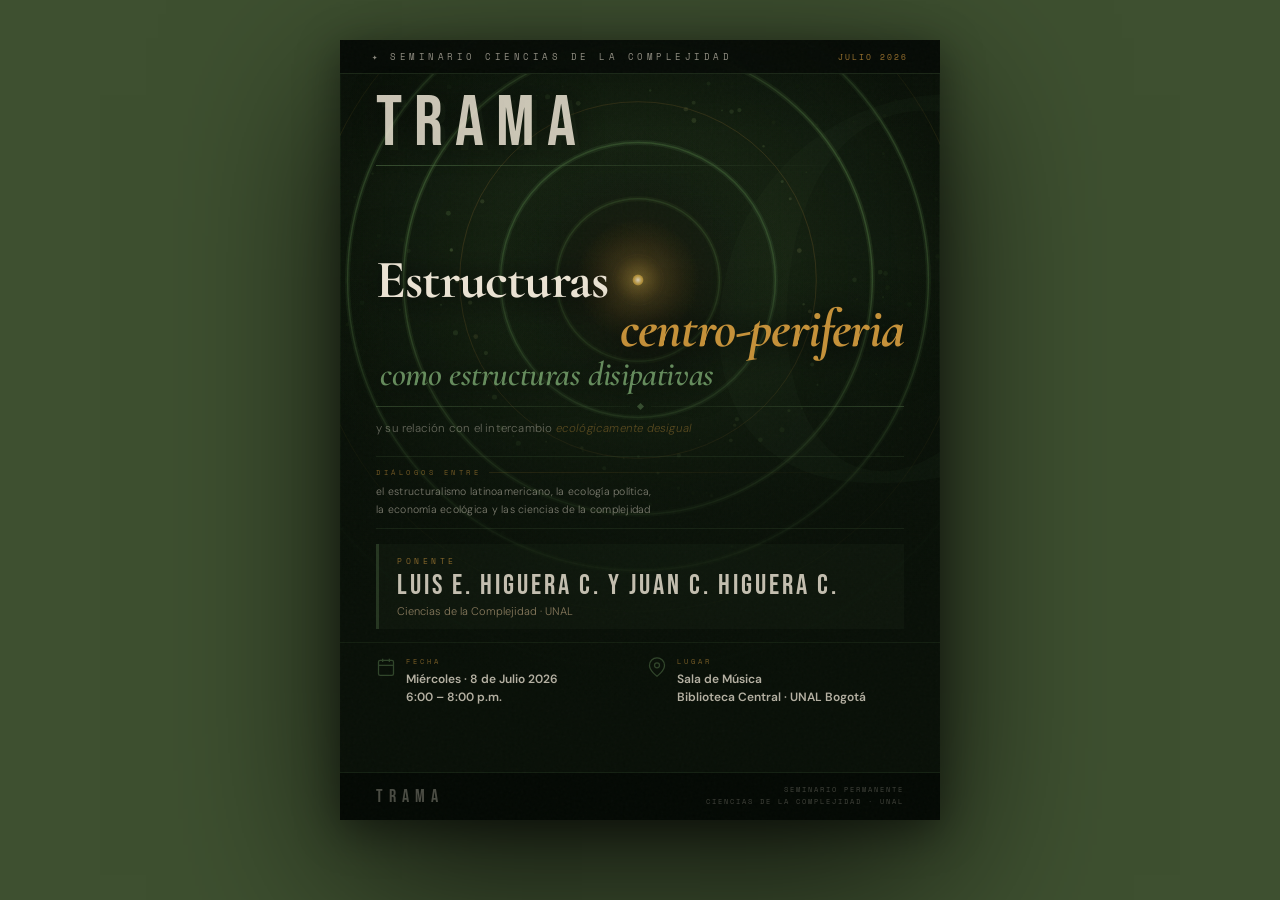
<file: seminario/2026-07-08 Centro-periferia como estructuras disipativas.html>
<!DOCTYPE html>
<html lang="es">
<head>
<meta charset="UTF-8">
<meta name="viewport" content="width=device-width, initial-scale=1.0">
<title>TRAMA — Estructuras Centro-Periferia</title>
<link href="https://fonts.googleapis.com/css2?family=Bebas+Neue&family=DM+Sans:ital,wght@0,300;0,400;0,500;0,600;0,700;1,300;1,400&family=Space+Mono:wght@400;700&family=Cormorant+Garamond:ital,wght@0,500;0,600;0,700;1,500;1,600;1,700&display=swap" rel="stylesheet">
<style>
  * { margin: 0; padding: 0; box-sizing: border-box; }

  :root {
    --bg:        #070E06;
    --amber:     #C49038;
    --gold:      #D4A848;
    --terra:     #9A3820;
    --sage:      #4A6840;
    --moss:      #243820;
    --sage-lt:   #7AA870;
    --cream:     #EAE2D2;
    --warm-wt:   #DDD3BE;
    --muted:     #6E6048;
    --muted-lt:  #9A8868;
  }

  body {
    background: #3E5030;
    display: flex;
    justify-content: center;
    align-items: flex-start;
    min-height: 100vh;
    padding: 40px 20px;
    font-family: 'DM Sans', sans-serif;
  }

  .flyer {
    width: 600px;
    height: 780px;
    background: var(--bg);
    position: relative;
    overflow: hidden;
    box-shadow:
      0 55px 160px rgba(0,0,0,0.75),
      0 10px 40px rgba(0,0,0,0.45),
      inset 0 0 0 1px rgba(74,104,64,0.12);
  }

  /* ── CANVAS ── */
  #vortexBg {
    position: absolute; top: 0; left: 0;
    width: 600px; height: 780px;
    z-index: 1;
  }

  /* ── GRADIENT OVERLAY — more transparent in the vortex zone ── */
  .overlay {
    position: absolute; inset: 0;
    background: linear-gradient(180deg,
      rgba(7,14,6,0.50)  0%,
      rgba(7,14,6,0.02) 12%,
      rgba(7,14,6,0.02) 30%,
      rgba(7,14,6,0.32) 44%,
      rgba(7,14,6,0.65) 58%,
      rgba(7,14,6,0.84) 72%,
      rgba(7,14,6,0.93) 86%,
      rgba(7,14,6,0.97) 100%
    );
    z-index: 2;
    pointer-events: none;
  }

  /* ── GRAIN ── */
  .grain {
    position: absolute; inset: 0;
    background-image: url("data:image/svg+xml,%3Csvg viewBox='0 0 256 256' xmlns='http://www.w3.org/2000/svg'%3E%3Cfilter id='n'%3E%3CfeTurbulence type='fractalNoise' baseFrequency='0.80' numOctaves='4' stitchTiles='stitch'/%3E%3C/filter%3E%3Crect width='100%25' height='100%25' filter='url(%23n)' opacity='0.06'/%3E%3C/svg%3E");
    opacity: 0.42; z-index: 25;
    mix-blend-mode: screen; pointer-events: none;
  }

  /* ── GHOST LETTER ── */
  .ghost-C {
    position: absolute; z-index: 3;
    font-family: 'Cormorant Garamond', serif;
    font-weight: 700; font-style: italic;
    font-size: 600px; line-height: 1;
    color: #4A6840;
    opacity: 0.055;
    top: -55px; right: -100px;
    user-select: none; pointer-events: none;
  }

  /* ── TOP STRIP ── */
  .top-strip {
    position: relative; z-index: 10;
    padding: 10px 32px;
    border-bottom: 1px solid rgba(74,104,64,0.30);
    background: rgba(4,8,4,0.78);
    backdrop-filter: blur(8px);
    display: flex; align-items: center; justify-content: space-between;
  }

  .seminario-badge {
    font-family: 'Space Mono', monospace;
    font-size: 9px; letter-spacing: 3.5px;
    color: var(--cream); text-transform: uppercase; opacity: 0.60;
  }

  .date-tag {
    font-family: 'Space Mono', monospace;
    font-size: 8px; letter-spacing: 2px;
    color: var(--amber); text-transform: uppercase; opacity: 0.80;
  }

  /* ── LOGO ── */
  .logo-area {
    position: relative; z-index: 10;
    padding: 14px 36px 0;
  }

  .trama-logo-wrap {
    position: relative;
    display: inline-block; line-height: 1;
  }

  .trama-ghost {
    font-family: 'Bebas Neue', sans-serif;
    font-size: 72px; letter-spacing: 12px;
    color: #4A6840; opacity: 0.10;
    position: absolute; top: 5px; left: 5px;
    user-select: none; pointer-events: none;
  }

  .trama-solid {
    font-family: 'Bebas Neue', sans-serif;
    font-size: 72px; letter-spacing: 12px;
    color: var(--cream);
    position: relative; z-index: 2;
    opacity: 0.85;
    text-shadow: 0 2px 30px rgba(4,8,4,0.90);
  }

  .logo-rule {
    width: 100%; height: 1px;
    background: linear-gradient(90deg,
      rgba(74,104,64,0.65) 0%,
      rgba(74,104,64,0.25) 55%,
      transparent 88%);
    margin-top: 5px;
  }

  /* ── TITLE BLOCK — three big lines ── */
  .title-block {
    position: relative; z-index: 10;
    padding: 0 36px;
    margin-top: 88px;
  }

  /* Line 1 — left */
  .title-row-l  { text-align: left;   line-height: 1; }
  /* Line 2 — right */
  .title-row-r  { text-align: right;  line-height: 1; margin-top: -2px; }
  /* Line 3 — left, slightly inset */
  .title-row-l2 { text-align: left;   line-height: 1; margin-top: 4px; padding-left: 4px; }

  /* BIG title font */
  .t-big {
    font-family: 'Cormorant Garamond', serif;
    font-weight: 700;
    font-size: 54px;
    line-height: 0.95;
    color: var(--cream);
    letter-spacing: -0.8px;
    display: inline;
    text-shadow:
      0 2px 28px rgba(4,8,4,0.95),
      0 0 55px rgba(4,8,4,0.80);
  }

  /* SECONDARY big title font — slightly smaller */
  .t-med {
    font-family: 'Cormorant Garamond', serif;
    font-weight: 600;
    font-size: 34px;
    line-height: 0.96;
    color: var(--cream);
    letter-spacing: -0.4px;
    display: inline;
    opacity: 0.75;
    text-shadow:
      0 2px 24px rgba(4,8,4,0.95),
      0 0 50px rgba(4,8,4,0.80);
  }

  .t-italic  { font-style: italic; }
  .t-amber   { color: var(--amber); opacity: 1 !important; }
  .t-sage    { color: var(--sage-lt); opacity: 0.80 !important; }

  /* ── DIVIDER ── */
  .title-divider {
    display: flex; align-items: center; gap: 8px;
    margin: 13px 0 11px;
  }

  .td-line {
    flex: 1; height: 1px;
    background: linear-gradient(90deg, rgba(74,104,64,0.50), rgba(74,104,64,0.12));
  }
  .td-line.r {
    background: linear-gradient(270deg, rgba(74,104,64,0.50), rgba(74,104,64,0.12));
  }
  .td-diamond {
    width: 5px; height: 5px;
    background: var(--sage); opacity: 0.65;
    transform: rotate(45deg); flex-shrink: 0;
  }

  /* ── SMALL SUBTITLE ── */
  .title-small {
    font-family: 'DM Sans', sans-serif;
    font-weight: 300; font-size: 11.5px;
    color: var(--cream); opacity: 0.40;
    line-height: 1.65;
    letter-spacing: 0.2px;
  }
  .title-small em {
    font-style: italic;
    color: var(--amber);
    opacity: 1;
  }

  /* ── DIÁLOGOS LINE ── */
  .dialogos-block {
    position: relative; z-index: 10;
    margin: 17px 36px 0;
    padding: 10px 0;
    border-top: 1px solid rgba(74,104,64,0.20);
    border-bottom: 1px solid rgba(74,104,64,0.20);
  }

  .dialogos-label {
    font-family: 'Space Mono', monospace;
    font-size: 7px; letter-spacing: 3.5px;
    color: var(--amber); text-transform: uppercase;
    opacity: 0.55; margin-bottom: 5px;
    display: flex; align-items: center; gap: 8px;
  }
  .dialogos-label::after {
    content: ''; flex: 1; height: 1px;
    background: linear-gradient(90deg, rgba(196,144,56,0.25), transparent);
  }

  .dialogos-text {
    font-family: 'DM Sans', sans-serif;
    font-weight: 300; font-size: 10.5px;
    color: var(--cream); opacity: 0.50;
    line-height: 1.65; letter-spacing: 0.25px;
  }

  /* ── SPEAKER ── */
  .speaker-block {
    position: relative; z-index: 10;
    margin: 15px 36px 0;
    padding: 11px 18px;
    background: rgba(74,104,64,0.07);
    border-left: 3px solid rgba(74,104,64,0.40);
  }

  .speaker-label {
    font-family: 'Space Mono', monospace;
    font-size: 8px; letter-spacing: 3.5px;
    color: var(--amber); text-transform: uppercase;
    margin-bottom: 4px; opacity: 0.65;
  }

  .speaker-name {
    font-family: 'Bebas Neue', sans-serif;
    font-size: 28px; letter-spacing: 3px;
    color: var(--cream); line-height: 1.1; opacity: 0.82;
  }

  .speaker-role {
    font-family: 'DM Sans', sans-serif;
    font-size: 11px; font-weight: 300;
    color: var(--muted-lt); margin-top: 2px; opacity: 0.85;
  }

  /* ── INFO ── */
  .info-section {
    position: relative; z-index: 10;
    padding: 13px 36px;
    margin-top: 13px;
    border-top: 1px solid rgba(74,104,64,0.16);
    display: grid; grid-template-columns: 1fr 1fr;
    gap: 14px;
  }

  .info-item { display: flex; align-items: flex-start; gap: 10px; }

  .info-icon {
    width: 20px; height: 20px; flex-shrink: 0;
    color: var(--sage); opacity: 0.60; margin-top: 1px;
  }

  .info-label {
    font-family: 'Space Mono', monospace;
    font-size: 7px; letter-spacing: 3px;
    color: var(--amber); text-transform: uppercase;
    margin-bottom: 3px; opacity: 0.58;
  }

  .info-value {
    font-family: 'DM Sans', sans-serif;
    font-size: 12px; font-weight: 600;
    color: var(--cream); line-height: 1.5; opacity: 0.76;
  }

  /* ── FOOTER ── */
  .footer {
    position: absolute;
    bottom: 0; left: 0; right: 0; z-index: 10;
    border-top: 1px solid rgba(74,104,64,0.24);
    background: rgba(3,7,3,0.90);
    backdrop-filter: blur(10px);
    padding: 11px 36px;
    display: flex; align-items: center; justify-content: space-between;
  }

  .footer-trama {
    font-family: 'Bebas Neue', sans-serif;
    font-size: 18px; letter-spacing: 6px;
    color: var(--cream); opacity: 0.30;
  }

  .footer-info {
    font-family: 'Space Mono', monospace;
    font-size: 7px; letter-spacing: 2px;
    color: var(--cream); opacity: 0.25;
    text-transform: uppercase; text-align: right; line-height: 1.8;
  }
</style>
</head>
<body>

<div class="flyer">

  <canvas id="vortexBg" width="600" height="780"></canvas>
  <div class="overlay"></div>
  <div class="grain"></div>

  <div class="ghost-C" aria-hidden="true">C</div>

  <!-- TOP STRIP -->
  <div class="top-strip">
    <span class="seminario-badge">✦ Seminario Ciencias de la Complejidad</span>
    <span class="date-tag">Julio 2026</span>
  </div>

  <!-- LOGO -->
  <div class="logo-area">
    <div class="trama-logo-wrap">
      <span class="trama-ghost" aria-hidden="true">TRAMA</span>
      <span class="trama-solid">TRAMA</span>
    </div>
    <div class="logo-rule"></div>
  </div>

  <!-- TITLE — tres líneas grandes + una pequeña -->
  <div class="title-block">
    <div class="title-row-l">
      <span class="t-big">Estructuras</span>
    </div>
    <div class="title-row-r">
      <span class="t-big t-italic t-amber">centro&#8209;periferia</span>
    </div>
    <div class="title-row-l2">
      <span class="t-med t-italic t-sage">como estructuras disipativas</span>
    </div>
    <div class="title-divider">
      <div class="td-line"></div>
      <div class="td-diamond"></div>
      <div class="td-line r"></div>
    </div>
    <div class="title-small">
      y su relación con el intercambio <em>ecológicamente desigual</em>
    </div>
  </div>

  <!-- DIÁLOGOS -->
  <div class="dialogos-block">
    <div class="dialogos-label">diálogos entre</div>
    <div class="dialogos-text">
      el estructuralismo latinoamericano, la ecología política,<br>
      la economía ecológica y las ciencias de la complejidad
    </div>
  </div>

  <!-- SPEAKER -->
  <div class="speaker-block">
    <div class="speaker-label">Ponente</div>
    <div class="speaker-name">Luis E. Higuera C. y Juan C. Higuera C.</div>
    <div class="speaker-role">Ciencias de la Complejidad · UNAL</div>
  </div>

  <!-- INFO -->
  <div class="info-section">
    <div class="info-item">
      <svg class="info-icon" viewBox="0 0 24 24" fill="none" stroke="currentColor" stroke-width="1.5">
        <rect x="3" y="4" width="18" height="18" rx="2"/>
        <line x1="16" y1="2" x2="16" y2="6"/>
        <line x1="8" y1="2" x2="8" y2="6"/>
        <line x1="3" y1="10" x2="21" y2="10"/>
      </svg>
      <div>
        <div class="info-label">Fecha</div>
        <div class="info-value">Miércoles · 8 de Julio 2026<br>6:00 – 8:00 p.m.</div>
      </div>
    </div>
    <div class="info-item">
      <svg class="info-icon" viewBox="0 0 24 24" fill="none" stroke="currentColor" stroke-width="1.5">
        <path d="M21 10c0 7-9 13-9 13s-9-6-9-13a9 9 0 0 1 18 0z"/>
        <circle cx="12" cy="10" r="3"/>
      </svg>
      <div>
        <div class="info-label">Lugar</div>
        <div class="info-value">Sala de Música<br>Biblioteca Central · UNAL Bogotá</div>
      </div>
    </div>
  </div>

  <!-- FOOTER -->
  <div class="footer">
    <span class="footer-trama">TRAMA</span>
    <span class="footer-info">Seminario permanente<br>Ciencias de la Complejidad · UNAL</span>
  </div>

</div>

<script>
// ══════════════════════════════════════════════════════════════════════════
//  DISSIPATIVE VORTEX v2
//
//  CHANGES FROM v1:
//  ─────────────────
//  1. ENTROPY RINGS: now very visible — thick sage-green strokes
//     (alpha up to 0.35, lineWidth 2px, alternating amber accents).
//     This is the visual centrepiece: the structure survives because
//     it constantly exports entropy to the environment.
//
//  2. AMBIENT GREEN FIELD: broad radial sage glow in the outer region
//     makes the green ecosystem substrate clearly visible.
//
//  3. PARTICLE COLORS: richer, more saturated sage-green in the
//     outer zone, shifting to amber/terra only in the inner 40%.
//
//  4. BACKGROUND BASE: a subtle green radial wash fills the canvas
//     before anything else, ensuring the black never looks pure black.
//
//  Architecture of the diagram:
//    – Geo-grid  →  global territory substrate
//    – Periphery dots  →  sparse, depleted outer field
//    – Radial spokes  →  extraction channels
//    – Flow particles  →  material/ecological flows going inward
//    – Entropy rings  →  concentric expanding waves going outward
//    – Center glow + core dot  →  the hot dissipative attractor
// ══════════════════════════════════════════════════════════════════════════

const canvas = document.getElementById('vortexBg');
const ctx    = canvas.getContext('2d');
const W = 600, H = 780;

const CX = 298, CY = 240;
const MAX_R = 340;

// ── Deterministic LCGs ──
function makeLCG(seed) {
  let s = seed >>> 0;
  return () => { s = Math.imul(1664525, s) + 1013904223 >>> 0; return s / 0xFFFFFFFF; };
}
const rng  = makeLCG(137);
const rng2 = makeLCG(719);
const rng3 = makeLCG(2053);

// ── Color palette ──
const C = {
  amber:   [196, 144,  56],
  gold:    [218, 175,  72],
  terra:   [154,  56,  32],
  rust:    [110,  42,  20],
  sage:    [ 74, 108,  58],   // richer green
  sageLt:  [100, 148,  80],   // lighter sage for rings
  moss:    [ 38,  60,  28],
  forest:  [ 18,  30,  12],
  cream:   [234, 226, 210],
};

function rgba([r,g,b], a) { return `rgba(${r|0},${g|0},${b|0},${a.toFixed(3)})`; }
function lerpC(ca, cb, t) {
  t = Math.max(0, Math.min(1, t));
  return [ca[0]+(cb[0]-ca[0])*t, ca[1]+(cb[1]-ca[1])*t, ca[2]+(cb[2]-ca[2])*t];
}

// ── Periphery dots ──
const periDots = [];
for (let i = 0; i < 140; i++) {
  const a = rng2() * Math.PI * 2;
  const r = MAX_R * (0.70 + rng2() * 0.62);
  const x = CX + Math.cos(a) * r;
  const y = CY + Math.sin(a) * r;
  if (x < -40 || x > W+40 || y < -40 || y > H+40) continue;
  periDots.push({
    x, y,
    r: 0.40 + rng2() * 1.15,
    alpha: 0.06 + rng2() * 0.10,
    ph: rng2() * Math.PI * 2,
    f:  0.25 + rng2() * 0.45,
  });
}

// ── Radial spokes ──
const N_SPOKES = 14;
const spokeData = Array.from({length: N_SPOKES}, (_, i) => ({
  baseAngle: (i / N_SPOKES) * Math.PI * 2,
  weight:    0.35 + rng3() * 0.55,
  len:       MAX_R * (0.90 + rng3() * 0.25),
}));

// ── Entropy rings — NOW PROMINENT ──
// Alternating sage-green and amber rings
const N_RINGS = 8;
const rings = Array.from({length: N_RINGS}, (_, i) => ({
  phase: i / N_RINGS,
  speed: 0.0020 + (i % 3) * 0.0004,
  isAmber: i % 3 === 0,  // every 3rd ring is amber-tinted
}));

// ── Flow particles ──
const N_PART = 240;

function spawnParticle(rng, stagger) {
  const a  = rng() * Math.PI * 2;
  const r  = MAX_R * (0.52 + rng() * 0.54);
  const sd = rng() < 0.68 ? 1 : -1;
  const sr = (0.007 + rng() * 0.022) * sd;
  const sp = 0.14 + rng() * 0.38;
  const sz = 0.5 + rng() * 2.2;
  const cm = rng();
  return { a, r, sr, sp, sz, cm, ph: rng() * Math.PI * 2,
           life: stagger ? rng() : 0 };
}

const rngP = makeLCG(5521);
const particles = Array.from({length: N_PART}, () => spawnParticle(rngP, true));
let rngRespawn = makeLCG(8831);

// ── Animation ──
let t = 0;

function draw() {
  ctx.clearRect(0, 0, W, H);
  t += 0.0048;

  const pulse = Math.sin(t * 2.3) * 0.5 + 0.5;

  // ══ LAYER 0: BASE GREEN WASH ══
  // A broad radial fill that makes the background visibly dark green,
  // never pure black.
  const bgWash = ctx.createRadialGradient(CX, CY, 0, CX, CY, 420);
  bgWash.addColorStop(0,    rgba(C.sage,   0.09));
  bgWash.addColorStop(0.35, rgba(C.sage,   0.13));  // richest green in mid-field
  bgWash.addColorStop(0.65, rgba(C.moss,   0.10));
  bgWash.addColorStop(0.90, rgba(C.forest, 0.08));
  bgWash.addColorStop(1,    rgba(C.forest, 0));
  ctx.fillStyle = bgWash;
  ctx.fillRect(0, 0, W, H);

  // ══ LAYER 1: GEO-GRID ══
  ctx.save();
  ctx.lineWidth = 0.45;
  ctx.strokeStyle = rgba(C.sage, 0.038);
  for (let y = 0; y < H; y += 22) {
    ctx.beginPath(); ctx.moveTo(0, y); ctx.lineTo(W, y); ctx.stroke();
  }
  for (let x = 0; x < W; x += 22) {
    ctx.beginPath(); ctx.moveTo(x, 0); ctx.lineTo(x, H); ctx.stroke();
  }
  ctx.restore();

  // ══ LAYER 2: RADIAL SPOKES ══
  for (const sp of spokeData) {
    const a  = sp.baseAngle + t * 0.012;
    const ex = CX + Math.cos(a) * sp.len;
    const ey = CY + Math.sin(a) * sp.len;
    const g  = ctx.createLinearGradient(ex, ey, CX, CY);
    g.addColorStop(0,    rgba(C.sage,  0));
    g.addColorStop(0.40, rgba(C.sage,  sp.weight * 0.055));
    g.addColorStop(0.80, rgba(C.amber, sp.weight * 0.038));
    g.addColorStop(1,    rgba(C.amber, 0));
    ctx.beginPath();
    ctx.moveTo(ex, ey);
    ctx.lineTo(CX, CY);
    ctx.strokeStyle = g;
    ctx.lineWidth   = sp.weight * 0.65;
    ctx.stroke();
  }

  // ══ LAYER 3: PERIPHERY DOTS ══
  for (const pd of periDots) {
    const w = Math.sin(t * pd.f + pd.ph) * 0.7;
    ctx.beginPath();
    ctx.arc(pd.x + w, pd.y + w, pd.r, 0, Math.PI * 2);
    ctx.fillStyle = rgba(C.moss, pd.alpha);
    ctx.fill();
  }

  // ══ LAYER 4: AMBIENT GLOWS ══
  // Wide sage-green field (ecosystem substrate glowing)
  const sg = ctx.createRadialGradient(CX, CY, MAX_R * 0.25, CX, CY, MAX_R * 0.95);
  sg.addColorStop(0,   rgba(C.sage, 0));
  sg.addColorStop(0.3, rgba(C.sage, 0.065));
  sg.addColorStop(0.7, rgba(C.sage, 0.048));
  sg.addColorStop(1,   rgba(C.sage, 0));
  ctx.fillStyle = sg;
  ctx.fillRect(0, 0, W, H);

  // Outer amber pre-glow
  const og = ctx.createRadialGradient(CX, CY, 0, CX, CY, 140 + pulse * 22);
  og.addColorStop(0,   rgba(C.amber, 0.12 + pulse * 0.05));
  og.addColorStop(0.3, rgba(C.terra, 0.055));
  og.addColorStop(0.7, rgba(C.sage,  0.030));
  og.addColorStop(1,   rgba(C.sage,  0));
  ctx.fillStyle = og;
  ctx.fillRect(0, 0, W, H);

  // Inner hot core glow
  const mg = ctx.createRadialGradient(CX, CY, 0, CX, CY, 55 + pulse * 10);
  mg.addColorStop(0,   rgba(C.gold,  0.32 + pulse * 0.12));
  mg.addColorStop(0.4, rgba(C.amber, 0.15));
  mg.addColorStop(1,   rgba(C.amber, 0));
  ctx.fillStyle = mg;
  ctx.fillRect(0, 0, W, H);

  // ══ LAYER 5: ENTROPY RINGS — PROMINENT ══
  // These are the visual proof of Prigogine:
  // the structure stays ordered by exporting entropy outward.
  for (const ring of rings) {
    ring.phase = (ring.phase + ring.speed) % 1;
    const r = ring.phase * MAX_R * 1.20;

    // Bell-curve alpha: appears, peaks at mid-travel, fades
    const a_base = Math.sin(ring.phase * Math.PI);

    if (ring.isAmber) {
      // Amber accent rings — thinner, subtle
      const a = a_base * 0.18;
      ctx.beginPath();
      ctx.arc(CX, CY, r, 0, Math.PI * 2);
      ctx.strokeStyle = rgba(C.amber, a);
      ctx.lineWidth = 1.0;
      ctx.stroke();
    } else {
      // Primary sage rings — thick and clear
      // Two strokes: inner glow + crisp edge
      const a = a_base * 0.32;

      // Outer soft halo
      ctx.beginPath();
      ctx.arc(CX, CY, r, 0, Math.PI * 2);
      ctx.strokeStyle = rgba(C.sageLt, a * 0.45);
      ctx.lineWidth = 5.0;
      ctx.stroke();

      // Crisp ring edge
      ctx.beginPath();
      ctx.arc(CX, CY, r, 0, Math.PI * 2);
      ctx.strokeStyle = rgba(C.sageLt, a);
      ctx.lineWidth = 1.5;
      ctx.stroke();
    }
  }

  // ══ LAYER 6: FLOW PARTICLES ══
  for (let i = 0; i < particles.length; i++) {
    const p   = particles[i];
    const nrm = p.r / MAX_R;

    // Inward pull accelerates near center
    const accel = 1 + (1 - nrm) * 3.2;
    p.r -= p.sp * accel * 0.46;
    p.a += p.sr * (1 + (1 - nrm) * 0.8);

    if (p.r < 6) {
      Object.assign(p, spawnParticle(rngRespawn, false)); continue;
    }

    const x = CX + Math.cos(p.a) * p.r;
    const y = CY + Math.sin(p.a) * p.r;

    if (x < -25 || x > W+25 || y < -25 || y > H+25) {
      if (nrm > 0.88) continue;
      Object.assign(p, spawnParticle(rngRespawn, false)); continue;
    }

    // Alpha
    let alpha;
    if (nrm > 0.83) {
      alpha = (1 - nrm) / 0.17 * 0.42;
    } else if (nrm < 0.09) {
      alpha = (nrm / 0.09) * 0.55;
    } else {
      alpha = 0.10 + (1 - nrm) * 0.50;
    }

    // Color: sage-green outer → terra → amber inner
    let color;
    if (nrm > 0.60) {
      color = lerpC(C.forest, C.sage, p.cm * (1 - nrm) * 2.5);
    } else if (nrm > 0.28) {
      const bf = (0.60 - nrm) / 0.32;
      color = lerpC(C.sage, C.terra, p.cm * bf * 0.88);
    } else {
      color = lerpC(C.terra, C.amber, (0.28 - nrm) / 0.28);
    }

    // Micro-halo near center
    if (nrm < 0.22 && p.sz > 1.4) {
      const hg = ctx.createRadialGradient(x, y, 0, x, y, p.sz * 5.5);
      hg.addColorStop(0, rgba(C.amber, alpha * 0.20));
      hg.addColorStop(1, rgba(C.amber, 0));
      ctx.beginPath(); ctx.arc(x, y, p.sz * 5.5, 0, Math.PI * 2);
      ctx.fillStyle = hg; ctx.fill();
    }

    ctx.beginPath();
    ctx.arc(x, y, p.sz, 0, Math.PI * 2);
    ctx.fillStyle = rgba(color, alpha);
    ctx.fill();
  }

  // ══ LAYER 7: CORE DOT ══
  const cr = 4.2 + pulse * 1.8;
  const cg = ctx.createRadialGradient(CX, CY, 0, CX, CY, cr * 1.6);
  cg.addColorStop(0,   rgba(C.cream, 0.92));
  cg.addColorStop(0.5, rgba(C.gold,  0.72));
  cg.addColorStop(1,   rgba(C.gold,  0));
  ctx.beginPath();
  ctx.arc(CX, CY, cr, 0, Math.PI * 2);
  ctx.fillStyle = cg; ctx.fill();

  requestAnimationFrame(draw);
}

draw();
</script>
</body>
</html>
</file>
